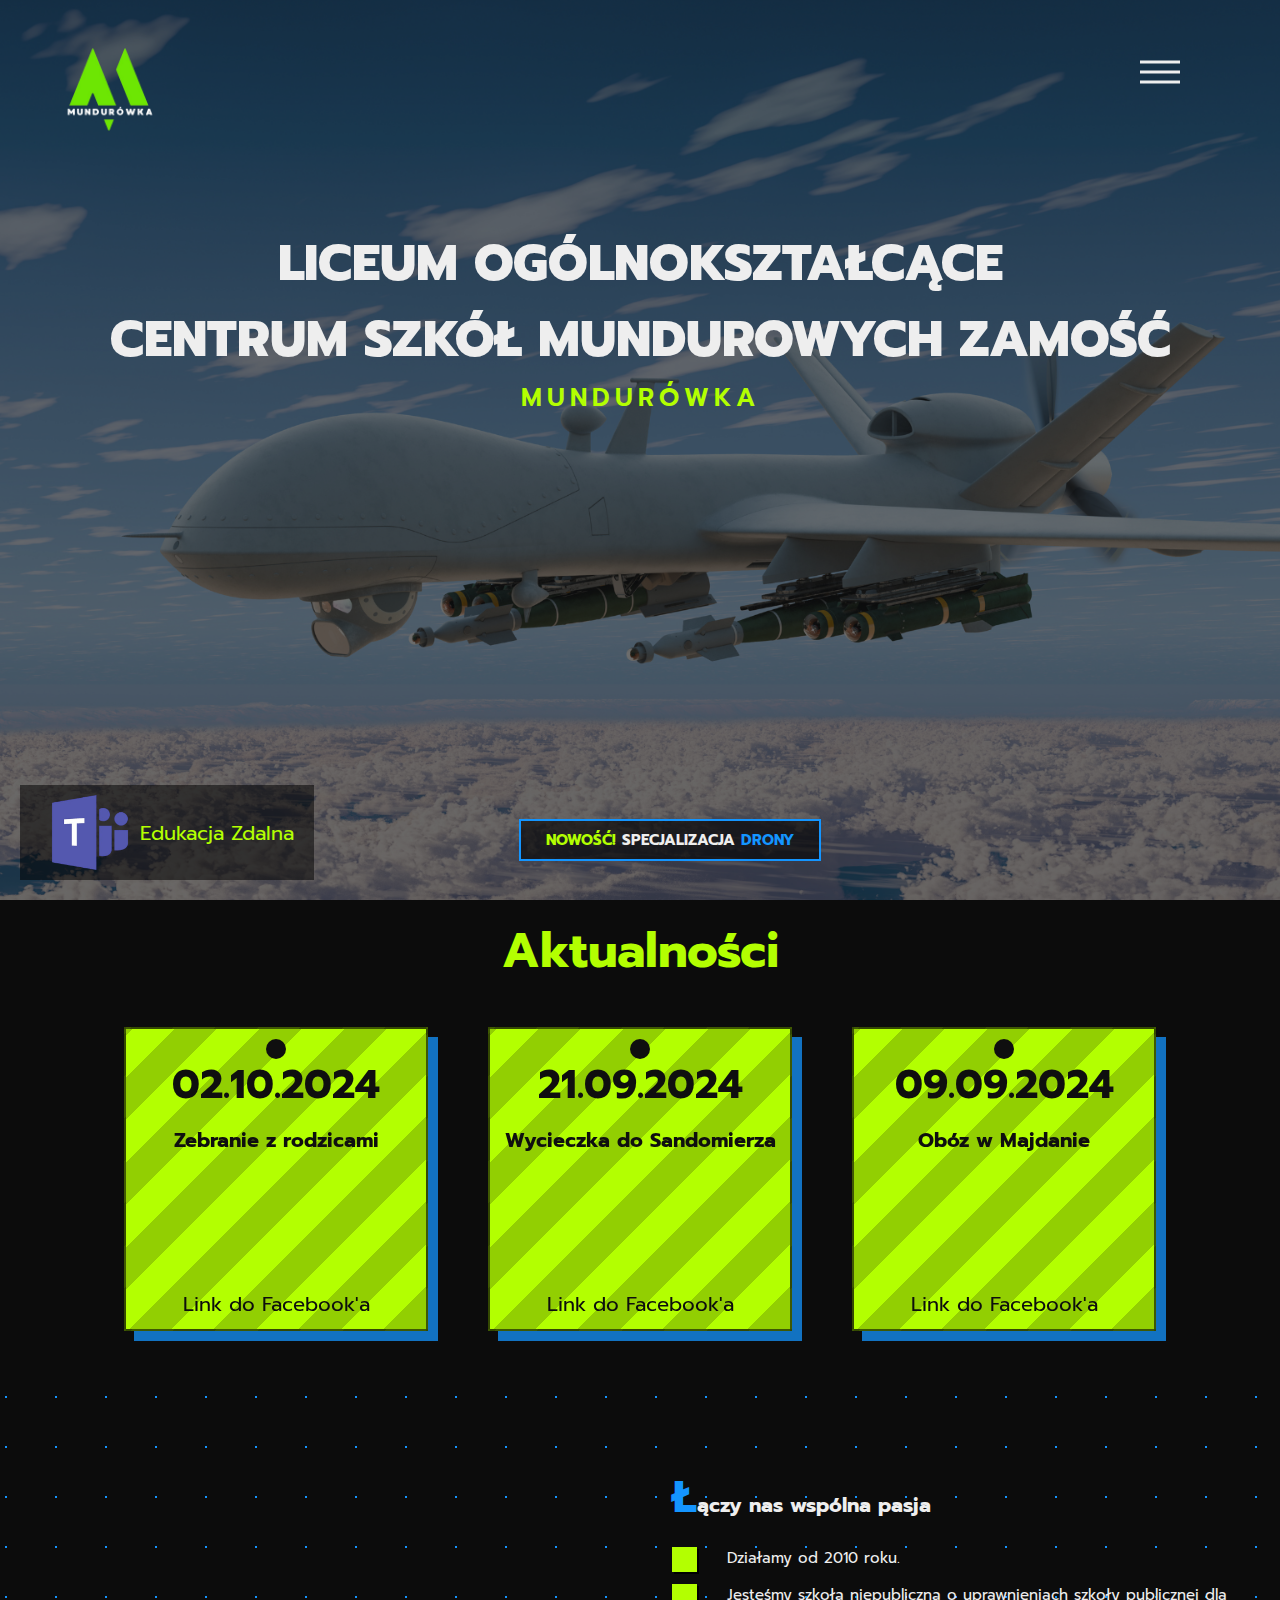
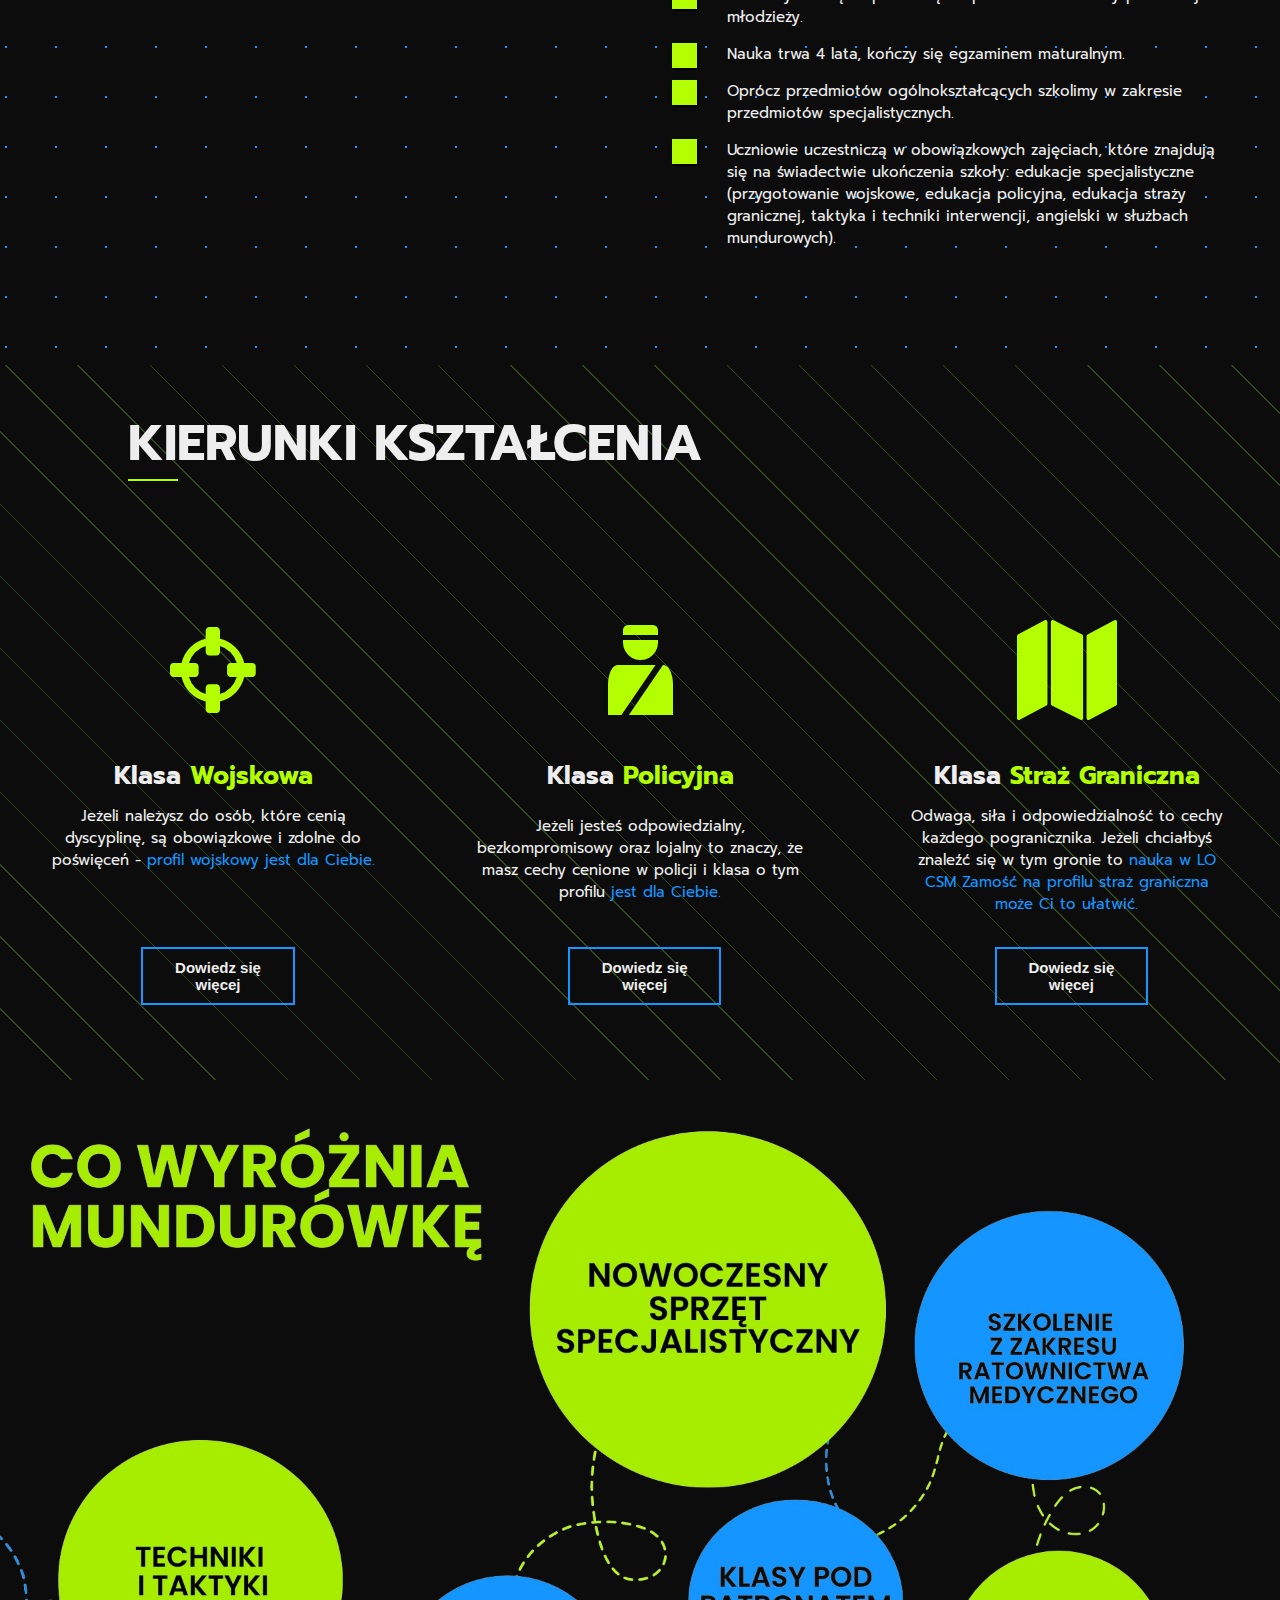
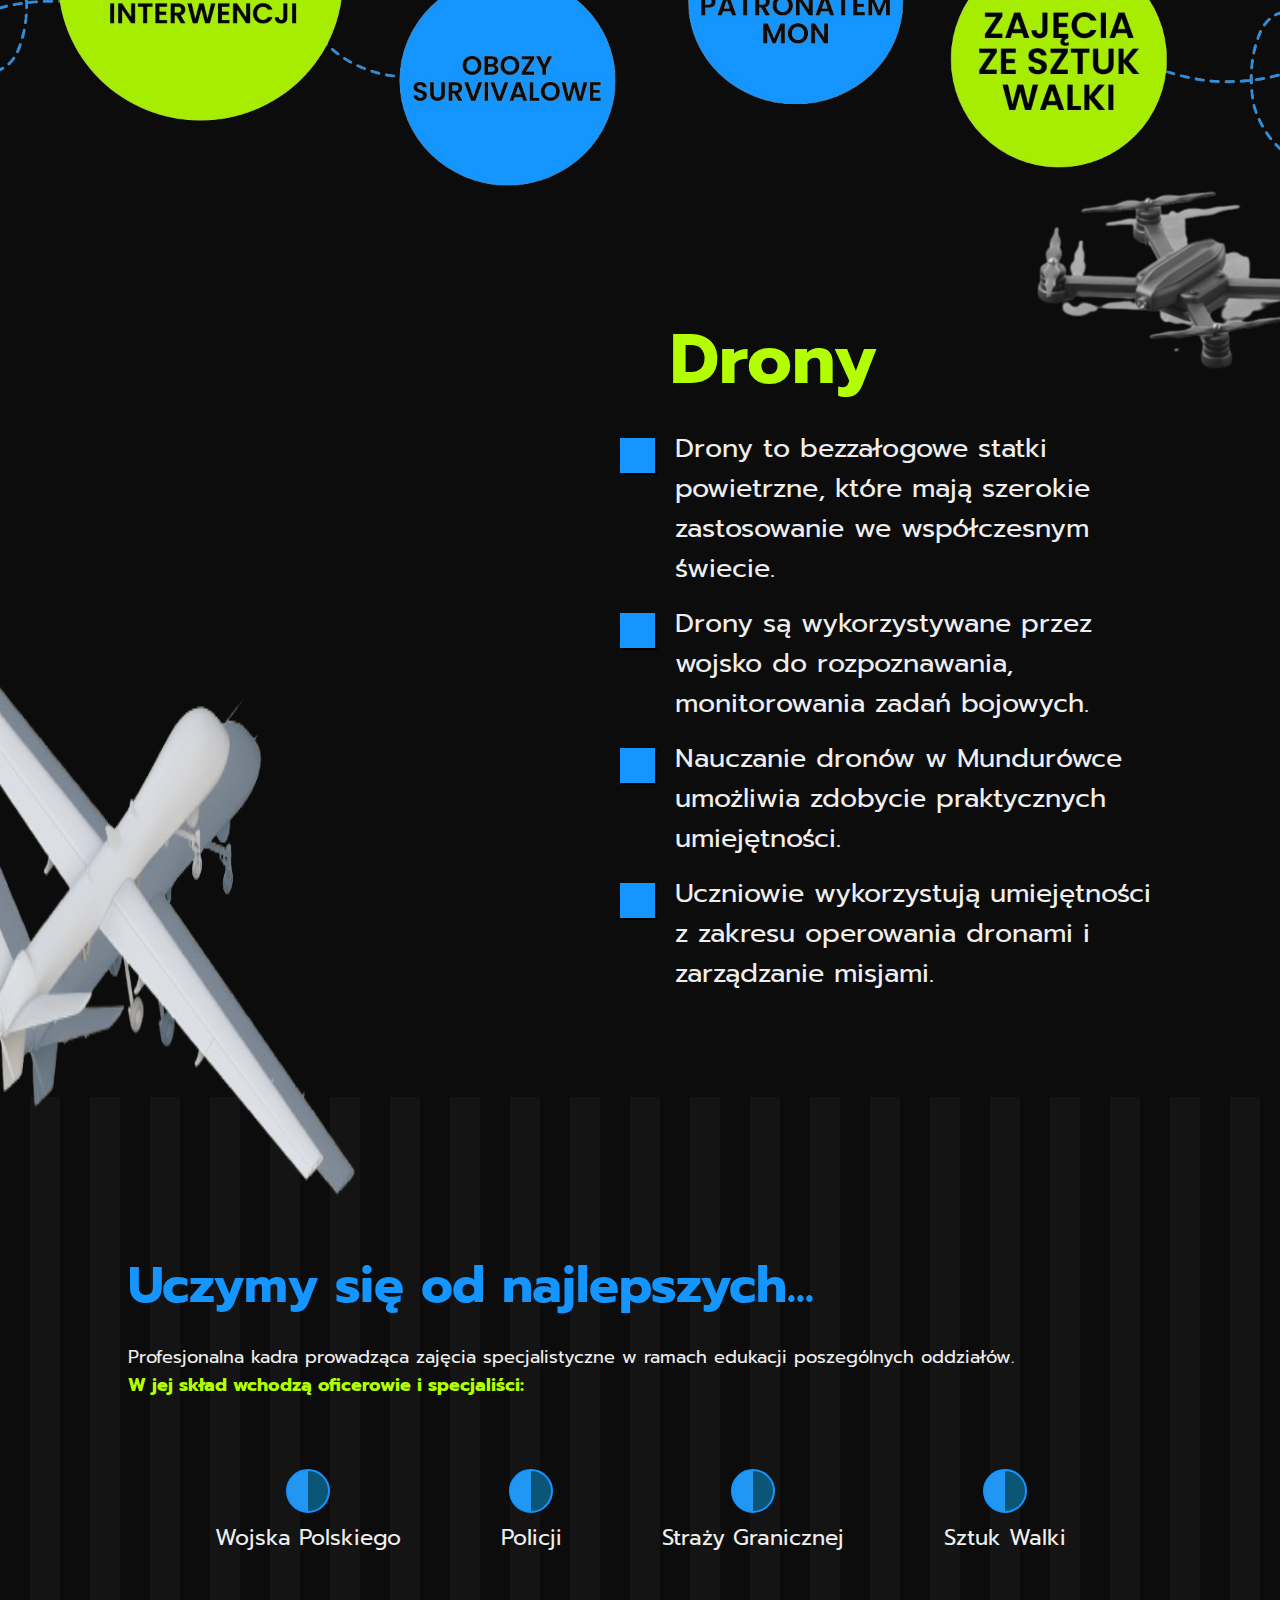
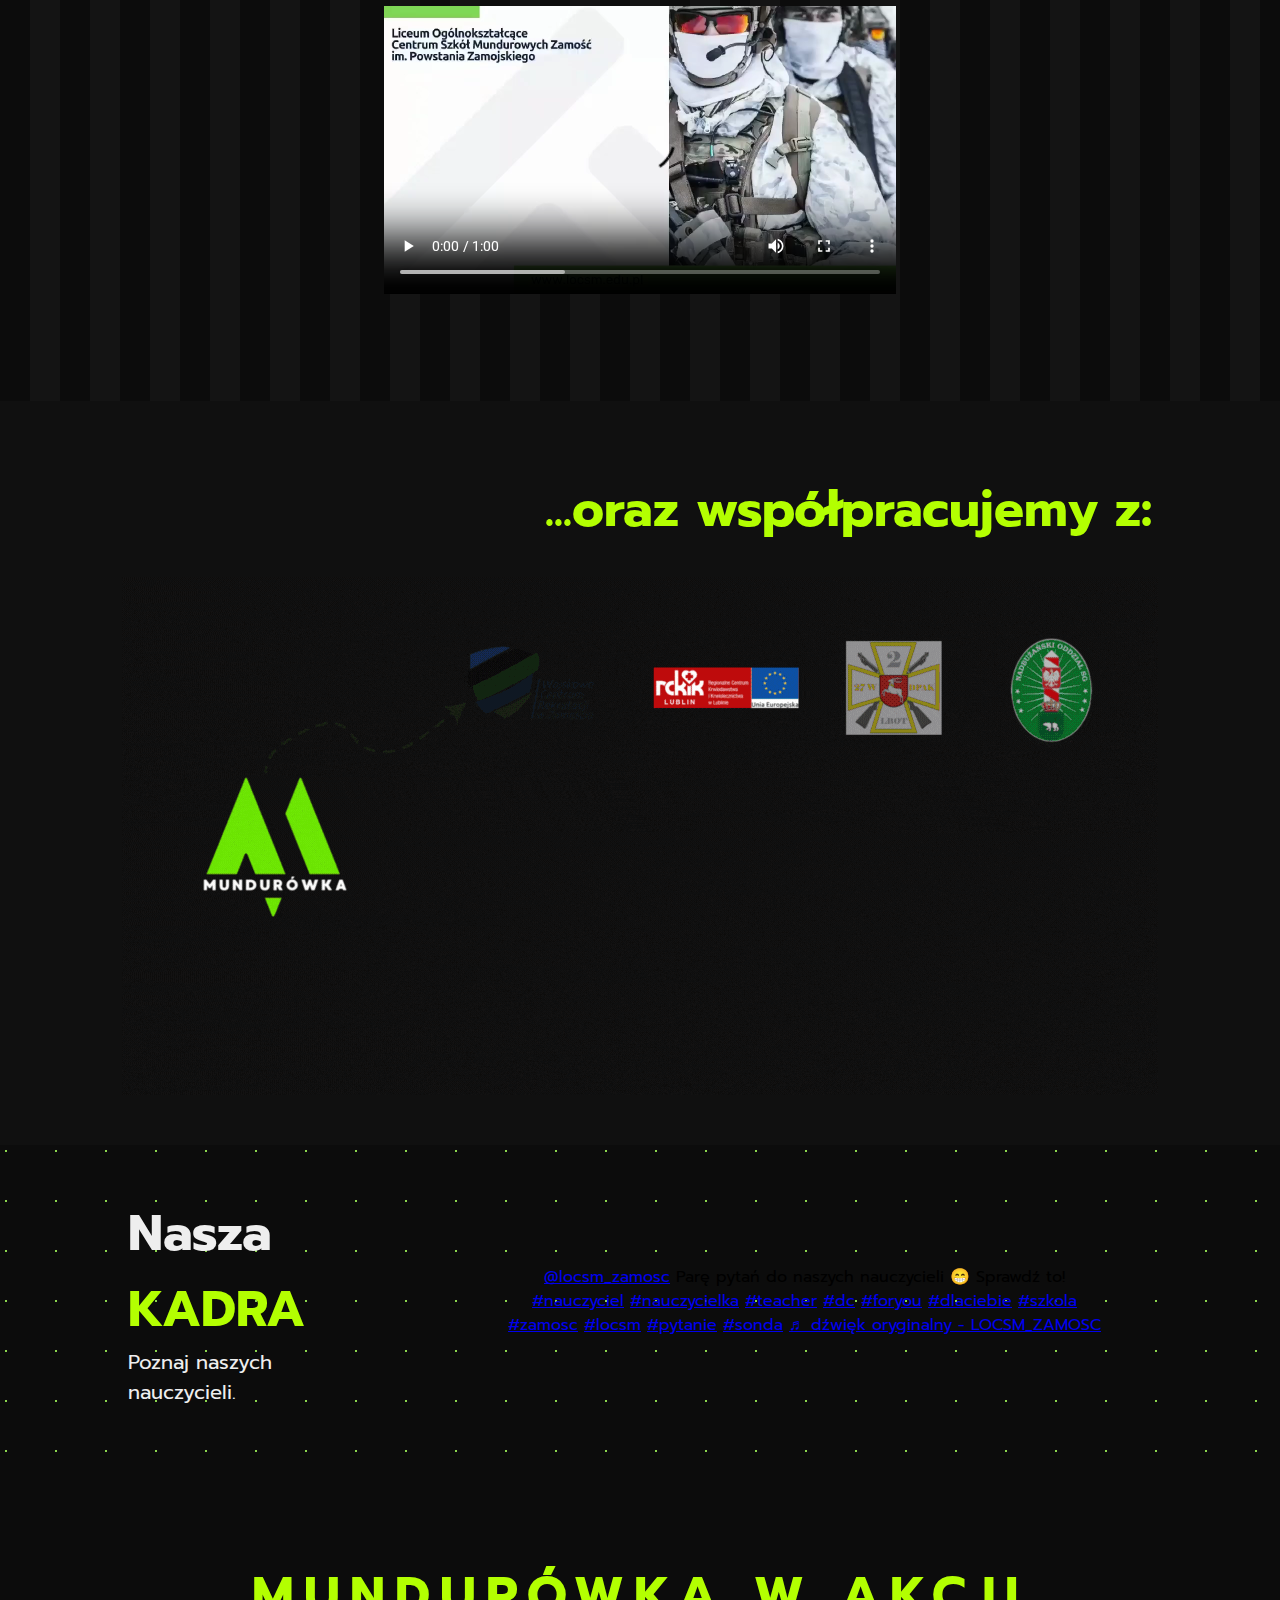
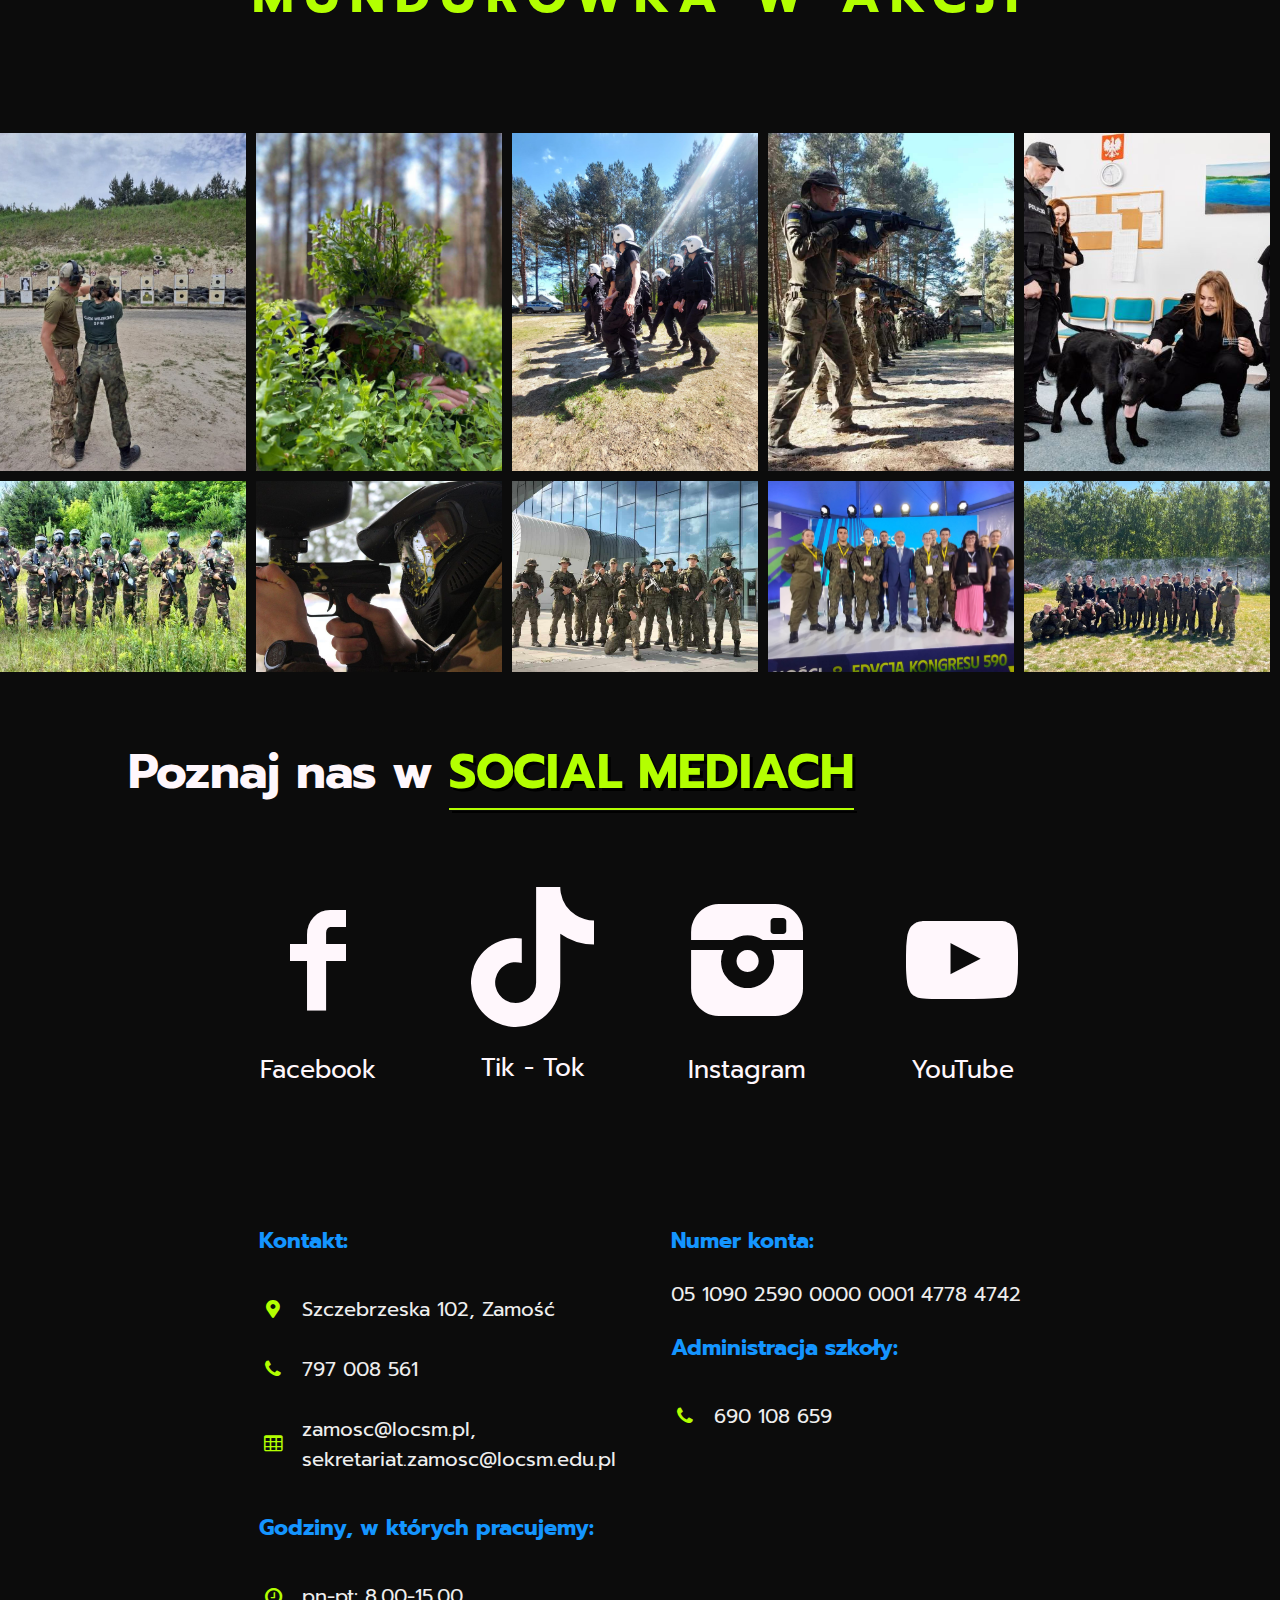
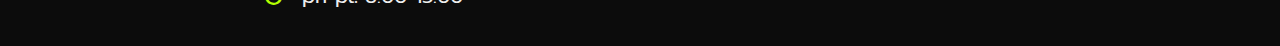
<file: index.html>
<!DOCTYPE html>
<html lang="en">
<head>
    <meta charset="UTF-8">
    <meta name="viewport" content="width=device-width, initial-scale=1.0">
    <link rel="apple-touch-icon" sizes="180x180" href="favicon/apple-touch-icon.png">
    <link rel="icon" type="image/png" sizes="32x32" href="favicon/favicon-32x32.png">
    <link rel="icon" type="image/png" sizes="16x16" href="favicon/favicon-16x16.png">
    <link rel="manifest" href="favicon/site.webmanifest">
    <link rel="preconnect" href="https://fonts.googleapis.com">
    <link rel="stylesheet" href="style.css">
    <link rel="stylesheet" href="mobile.css">
    <link rel="stylesheet" href="hamburger.css">
    <link rel="stylesheet" href="fontello-2a08c8d8/css/fontello.css">
    <link rel="preconnect" href="https://fonts.gstatic.com" crossorigin>
    <link href="https://fonts.googleapis.com/css2?family=Kanit:ital,wght@0,100;0,200;0,300;0,400;0,500;0,600;0,700;0,800;0,900;1,100;1,200;1,300;1,400;1,500;1,600;1,700;1,800;1,900&family=Prompt:ital,wght@0,100;0,200;0,300;0,400;0,500;0,600;0,700;0,800;0,900;1,100;1,200;1,300;1,400;1,500;1,600;1,700;1,800;1,900&family=Radio+Canada+Big:ital,wght@0,400..700;1,400..700&family=Reem+Kufi+Fun:wght@400..700&family=Roboto:ital,wght@0,100;0,300;0,400;0,500;0,700;0,900;1,100;1,300;1,400;1,500;1,700;1,900&display=swap" rel="stylesheet">
    <title>CSM</title>
</head>
<body>
    <header id="header">
        <div class="logo">
            <img src="images/csm2.png" alt="Liceum Mundurowe Zamość CSM">
        </div>
        <div class="text-header">
            <div class="desc-text">LICEUM OGÓLNOKSZTAŁCĄCE<br>CENTRUM SZKÓŁ MUNDUROWYCH ZAMOŚĆ</div>
            <p class="desc-in">MUNDURÓWKA</p>
            <a id="poznaj" href="#dron">
                <span class="tekst" id="animowanyTekst1">NOWOŚĆ!</span> <span id="specjal">SPECJALIZACJA</span> <span class="tekst2" id="animowanyTekst2">DRONY</span>
              </a>    
            <a href="https://teams.microsoft.com/v2/" id="zdalne"><img src="dokumenty/zdalne.png" alt="link do nauki zdalnej locsm">Edukacja Zdalna</a>          
        </div>
        <div class="menu">
            <ul class="menu-list">
                <li><a href="#main2" class="active-menu list-item" target="_self">Strona główna</a></li>
                <li>
                    <h3 class="list-item reks">Rekrutacja</h3>
                    <ul class="submenu-list">
                        <li><a href="dokumenty/harmonogram.jpg" class="list-item" target="_blank">Harmonogram rekrutacji</a></li>
                        <li><a href="dokumenty/PODANIE DO LOCSMZ 2024-2025.pdf" class="list-item" target="_blank">Podanie tradycyjne do klas mundurowych</a></li>
                        <li><a href="dokumenty/PODANIE DO LO niemundurowego.pdf" class="list-item" target="_blank">Podanie tradycyjne do klas niemundurowych</a></li>
                    </ul>
                </li>

                <li class="moveLI">
                    <h3 class="list-item doks">Dokumenty</h3>
                    <ul class="submenu-list">
                        <li><a href="dokumenty/STATUT_LOCSM_27092024_ak.pdf" class="list-item" target="_blank">STATUT SZKOŁY</a></li>
                        <li><a href="dokumenty/REGULAMIN_MUNDUROWY.docx 27_09_2024.pdf" class="list-item" target="_blank">Regulamin mundurowy</a></li>
                        <li><a href="dokumenty/Regulamin_wycieczek_LOCSMZ.pdf (2).crdownload" class="list-item" target="_blank">Regulamin wycieczek</a></li>
                        <li><a href="dokumenty/REGULAMIN USPRAWIEDLIWIANIA NIEOBECNOŚCI_1.pdf" class="list-item" target="_blank">Regulamin usprawiedliwiania nieobecności</a></li>
                        <li><a href="dokumenty/PROGRAM_WYCH_PROF_22_23.pdf.crdownload.pdf" class="list-item" target="_blank">Pogram profilaktyczno-wychowawczy</a></li>
                        <li><a href="dokumenty/Wykaz_podrcznikw_na_rok_szkolny_2024_2025.pdf.crdownload.pdf" class="list-item" target="_self">Wykaz podręczników</a></li>
                        <li><a href="dokumenty/WNIOSEK O WYDANIE DUPILKATU ŚWIADECTWA _LEGITYMACJI 2023.pdf" class="list-item" target="_self">Duplikat świadectwa/legitymacji</a></li>
                        <li><a href="dokumenty/Harmonogram Matur 2025.pdf" class="list-item matura" target="_blank">MATURA - Harmonogram Matur</a></li>
                        <li><a href="dokumenty/Deklaracja Maturalna 2025.pdf" class="list-item matura" target="_blank">MATURA - Deklaracja Maturalna</a></li>
                    </ul>
                </li>
                <li class="moveLI"><a href="https://uonetplus.vulcan.net.pl/zamosc/" class="list-item" target="_blank">Dziennik</a></li>
                <li class="moveLI"><a href="dokumenty/plan.html" class="list-item" target="_self">Plan zajęć</a></li>
                <li class="moveLI"><a href="#kontakt" class="list-item" target="_self">Kontakt</a></li>
            </ul>
            <button class="hamburger">
                <span class="hamburger-box">
                    <span class="hamburger-inner"></span>
                </span>
            </button>
        </div>
    </header>
    <main>
        <div class="ak">
            <h4>Aktualności</h4>
            <div class="infoAK">
                <div>
                    <h3>02.10.2024</h3>
                    <p>Zebranie z rodzicami</p>
                    <a href="#">Link do Facebook'a</a>
                </div>
                <div>
                    <h3>21.09.2024</h3>
                    <p>Wycieczka do Sandomierza</p>
                    <a href="#">Link do Facebook'a</a>
                </div>
                <div>
                    <h3>09.09.2024</h3>
                    <p>Obóz w Majdanie</p>
                    <a href="#">Link do Facebook'a</a>
                </div>
            </div>
        </div>
        <div class="filmik" id="filmik">
            <div class="vid">
                <iframe width="560" height="315" src="https://www.youtube.com/embed/yeCOcUtFfds?si=5j6lrmffV3hjS8EK" title="YouTube video player" frameborder="0" allow="accelerometer; autoplay; clipboard-write; encrypted-media; gyroscope; picture-in-picture; web-share" referrerpolicy="strict-origin-when-cross-origin" allowfullscreen></iframe>
            </div>
            <div class="infovid">
                <h3><span class="letL">Ł</span>ączy nas wspólna pasja</h3>
            <ul class="laczy">
                <li><span></span>Działamy od 2010 roku.</li>
                <li><span></span>Jesteśmy szkołą niepubliczną o uprawnieniach szkoły publicznej dla młodzieży.</li>
                <li><span></span>Nauka trwa 4 lata, kończy się egzaminem maturalnym.</li>
                <li><span></span>Oprócz przedmiotów ogólnokształcących szkolimy w zakresie przedmiotów
                    specjalistycznych.</li>
                <li><span></span>Uczniowie uczestniczą w obowiązkowych zajęciach, które znajdują się na świadectwie
                    ukończenia szkoły: edukacje specjalistyczne (przygotowanie wojskowe, edukacja
                    policyjna, edukacja straży granicznej, taktyka i techniki interwencji, angielski w służbach
                    mundurowych).</li>
            </ul>
            </div>
        </div>
        <div class="kierunki">
            <h3 class="kierunki-h3" id="kierunki">KIERUNKI KSZTAŁCENIA</h3>
            <div class="kierunki-box">
                <div class="woj">
                    <i class="demo-icon icon-target"></i>
                    <div>
                        <h4>Klasa <span>Wojskowa</span></h4>
                        <p>
                            Jeżeli należysz do osób, które cenią dyscyplinę, są obowiązkowe i zdolne do poświęceń - <span>profil wojskowy jest dla Ciebie.</span>
                        </p>
                        <button class="moreee" id="openModal1">Dowiedz się więcej</button>
                    </div>
                    <div id="myModal1" class="modal">
                        <div class="modal-content">
                            <span class="close">
                                <span class="x"></span>
                            </span>
                            <h1>Klasa Wojskowa</h1>
                            <p>W LOCSM Zamość prowadzimy klasy wojskowe, które są objęte patronatem <span class="tekst2">Ministerstwa Obrony
                                Narodowej</span>. W tych oddziałach realizowane jest szkolenie w formie dodatkowych zajęć edukacyjnych, a
                                jego program określa rozporządzenie Ministra Obrony Narodowej z dnia 21 maja 2020 r. w sprawie
                                szkolenia w <span class="tekst2">Oddziale Przygotowania Wojskowego</span>.
                                <span class="tekst">W czasie czteroletniego cyklu nauczania młodzież klasy wojskowej uczestniczy w:</span></p>
                                <ul>
                                    <li><span></span>230 godzinach zajęć wojskowych, w tym 53 godzinach zajęć teoretycznych i 177 godzinach zajęć
                                        praktycznych</li>
                                    <li><span></span>obowiązkowych zajęciach z taktyki i technik interwencji;</li>
                                    <li><span></span>w klasie IV biorą udział w 50 godzinnym obozie szkoleniowym na terenie jednostki patronackiej.</li>
                                </ul>
                                <p> <span class="tekst2">Uczniowie zyskują wiedzę z zakresu m.in.:</span></p>
                                <ul>
                                    <li><span></span>Podstawy wychowania wojskowego</li>
                                    <li><span></span>Regulaminów</li>
                                    <li><span></span>Szkolenia logistycznego</li>
                                    <li><span></span>Budowy i eksploatacji sprzętu bojowego</li>
                                    <li><span></span>Terenoznawstwa</li>                                    
                                </ul>
                                <p>W ramach realizacji zajęć wojskowych współpracujemy z jednostką patronacką, którą jest 3 Batalion
                                    Zmechanizowany w Zamościu, a także innymi jednostkami wojskowymi: 25 Batalionem Lekkiej
                                    Piechoty OT oraz 18 Pułkiem Przeciwlotniczym w Sitańcu.</p>
                                <h2>Zajęcia praktyczne:</h2>
                                <p>Uczeń kończący szkolenie w ramach klasy wojskowej OPW może skorzystać z możliwości odbycia 12-dniowego szkolenia podstawowego oraz otrzyma dodatkowe punkty w rekrutacji do uczelni wojskowych. Po zakończeniu nauki w LOCSM Zamość absolwent otrzymuje zaświadczenie o ukończeniu szkolenia podpisane przed dowódcę jednostki patronackiej, które upoważnia do skorzystania z preferencyjnych warunków rekrutacji.  </p>
                                <ul>
                                    <li><span></span>Z zakresu technik i taktyk interwencji (sztuki walki), w ramach których przechodzą kurs samoobrony/li>
                                    <li><span></span>Nauka strzelenia</li>
                                    <li><span></span>Musztra</li>
                                    <li><span></span>Szkolenie z pilotaży bezzałogowych statków powietrznych</li>
                                    <li><span></span>Ratownictwo medyczne i ratownictwo pola walki</li>
                                    <li><span></span>Obozy sportowo-obronne</li>
                                    <li><span></span>Zajęcia z zakresu survivalu</li>
                                    <li><span></span>Zajęcia zawierające elementy szkolenia bojowego</li>
                                </ul>
                                <h2>PERSPEKTYWY</h2>
                                <p>
                                    Uczeń kończący szkolenie w ramach klasy wojskowej OPW ma możliwość odbycia <span class="tekst">12-dniowego
                                    szkolenia podstawowego zamiast 30-dniowiego</span> oraz otrzyma <span class="tekst2">dodatkowe punkty w rekrutacji do
                                    uczelni wojskowych</span>. Po zakończeniu nauki w LOCSM Zamość absolwent otrzymuje <span class="tekst">zaświadczenie o
                                    ukończeniu szkolenia</span> podpisane przed dowódcę jednostki patronackiej, które upoważnia do skorzystania
                                    z <span class="tekst2">preferencyjnych warunków rekrutacji do służby</span>. Absolwenci LOCSM Zamość przystępują do
                                    egzaminu maturalnego a następnie mogą wziąć udział w procesie rekrutacji na kierunki wojskowe w:
                                </p>
                                <ul>
                                    <li><span></span>Akademii Marynarki Wojskowej</li>
                                    <li><span></span>Akademii Wojsk Lądowych</li>
                                    <li><span></span>Wojskowej Akademii Technicznej</li>
                                </ul>
                                <h2>Służba w wojsku zapewnia:</h2>
                                <ul>
                                    <li><span></span>Stabilność finansową</li>
                                    <li><span></span>Możliwość podnoszenia kwalifikacji poprzez udział w szkoleniach krajowych i zagranicznych</li>
                                    <li><span></span>Gwarancję zakwaterowania w mieszkaniu służbowym, miejscowym internacie lub comiesięczne świadczenie mieszkaniowe</li>
                                    <li><span></span>Dodatki do wynagrodzenia zasadniczego (służbowe, specjalne, stażowe)</li>
                                    <li><span></span>Dodatek za rozłąkę</li>
                                    <li><span></span>Nagrody uznaniowe</li>
                                    <li><span></span>Trzynastą pensję</li>
                                    <li><span></span>Odprawę po zwolnieniu ze służby</li>
                                    <li><span></span>Prawo do zapomogi w sytuacjach losowych</li>
                                    <li><span></span>Nabycie świadczeń emerytalnych po 25 latach służby</li>
                                </ul>
                            </div>
                    </div>
                </div>
                <div class="poli">
                    <i class="demo-icon icon-police"></i>
                    <div>
                        <h4>Klasa <span>Policyjna</span></h4>
                        <p>
                            <p>Jeżeli jesteś odpowiedzialny, bezkompromisowy oraz lojalny to znaczy, że masz cechy cenione w policji i klasa o tym profilu <span>jest dla Ciebie.</span></p>
                        </p>
                        <button class="moreee" id="openModal2">Dowiedz się więcej</button>
                    </div>
                    <div id="myModal2" class="modal">
                        <div class="modal-content">
                            <span class="close">
                                <span class="x"></span>
                            </span>
                            <h1>Klasa Policyjna</h1>
                            <p>Uczniowie klas policyjnych LOCSM Zamość biorą udział w zajęciach praktycznych i szkoleniowych
                                prowadzonych w ramach <span class="tekst2">zajęć innowacyjnego przedmiotu “Edukacja policyjna”</span>. Program tego
                                przedmiotu został stworzony przez funkcjonariuszy policji na potrzeby kształcenia przyszłych kadetów.</p>
                                <p><span class="tekst2">W czasie czteroletniego cyklu nauczania młodzież klasy policyjnej uczestniczy w:</span></p>
                                <ul>
                                    <li><span></span>230 godzinach zajęć z edukacji policyjnej, w tym 53 godzinach zajęć teoretycznych i 177 godzinach zajęć praktycznych</li>
                                    <li><span></span>Obowiązkowych zajęciach z taktyki i technik interwencji</li>
                                    <li><span></span>Biorą udział w obozie szkoleniowym</li>                                    
                                </ul>
                                <h2>Uczniowie zyskują wiedzę z zakresu:</h2>
                                <ul>
                                    <li><span></span>Struktury i hierarchicznościi policji</li>
                                    <li><span></span>Zakresem działań policjantów pionu prewencji</li>
                                    <li><span></span>Etapami postępowania kwalifikacyjnego</li>
                                    <li><span></span>Elementami prawa karnego</li>
                                    <li><span></span>Zasadami użycia broni palnej i przymusu bezpośredniego, z wykorzystaniem sprzętu znajdującego się w dyspozycji szkoły</li>
                                    <li><span></span>Podstawami działań pododdziałów zwartych policji</li>
                                    <li><span></span>Kryminalistyki i zabezpieczenia śladów na miejscu przestępstwa; posiadamy jedyną w regionie profesjonalną pracownię kryminalistyki</li>
                                    <li><span></span>Zajęć praktycznych, w czasie których wykorzystywany jest sprzęt ze szkolnej pracowni kryminalistycznej</li>
                                                                     
                                </ul>
                                <p class="tekst2">W czasie nauki w LOCSM Zamość młodzież bierze udział w: </p>
                                <ul>
                                    <li><span></span>Ćwiczeniach na policyjnym torze sprawnościowym zajęciach z zakresu technik i taktyk interwencji</li>
                                    <li><span></span>Szkoleniu strzeleckim</li>
                                    <li><span></span>Zajęciach z musztry</li>
                                    <li><span></span>Zajęciach z zakresu sztuk walki</li>
                                    <li><span></span>Praktycznych zajęciach z podstaw kryminalistyki</li>
                                    <li><span></span>Obozach survivalowych</li>
                                    <li><span></span>Szkoleniu z pilotażu bezzałogowych statków powietrznych</li>                                    
                                </ul>
                                <h2>PERSPEKTYWY</h2>
                                <p>
                                    Absolwenci LOCSM Zamość zyskują wiedzę i umiejętności przydatne im w podjęciu przyszłej służby.
                                    <span class="tekst2">Dodatkowo otrzymują gwarantowane 7 punktów w procesie rekrutacji do Policji</span>. Mogą przystąpić
                                    do egzaminu maturalnego a następnie wziąć udział w procesie rekrutacji do szkół policyjnych:                                </p>
                                <ul>
                                    <li><span></span>Wyższej Szkoły Policji w Szczytnie</li>
                                    <li><span></span>Szkoły Policji w Katowicach</li>
                                    <li><span></span>Szkoły Policji w Pile</li>
                                    <li><span></span>Szkoły Policji w Słupsku</li>
                                    <li><span></span>Centrum Szkolenia Policji w Legionowie</li>    
                                    <li><span></span>Ośrodka szkoleniowego dla policjantów w Sieradzu.</li>                                
                                </ul>
                                <h2>Służba w Policji zapewnia:</h2>
                                <ul>
                                    <li><span></span>Możliwość pozyskania pracy niezależnie od posiadanego doświadczenia zawodowego</li>
                                    <li><span></span>Stabilność zatrudnienia</li>
                                    <li><span></span>Gwarancję stałych warunków pracy</li>
                                    <li><span></span>Precyzyjny system wynagrodzenia (m.in. 13-sta pensja, równoważnik za umundurowanie)</li>
                                    <li><span></span>Możliwość rozwoju zawodowego</li>
                                    <li><span></span>Różnorodny system szkoleń</li>
                                    <li><span></span>Rozbudowany system socjalny</li>
                                    <li><span></span>Dofinansowanie do wypoczynku dla funkcjonariuszy i rodzin</li>
                                    <li><span></span>Równoważnik za brak lokalu mieszkalnego</li>
                                    <li><span></span>Pokrycie kosztów dojazdu do pracy</li>
                                    <li><span></span>Po 25 latach służby nabycie praw emerytalnych</li>                                    
                                </ul>
                            </div>
                    </div>
                </div>
                <div class="gra">
                    <i class="demo-icon icon-map"></i>
                    <div>
                        <h4>Klasa <span>Straż Graniczna</span></h4>
                        <p>
                            Odwaga, siła i odpowiedzialność to cechy każdego pogranicznika. Jeżeli chciałbyś znaleźć się w tym gronie to <span>nauka w LO CSM Zamość na profilu straż graniczna może Ci to ułatwić.</span>
                        </p>
                        <button class="moreee" id="openModal3">Dowiedz się więcej</button>
                    </div>
                    <div id="myModal3" class="modal">
                        <div class="modal-content">
                            <span class="close">
                                <span class="x"></span>
                            </span>
                            <h1>Klasa Straż Graniczna</h1>
                            <p>
                                <span class="tekst">W czasie czteroletniego cyklu nauczania młodzież klasy straży granicznej uczestniczy w:</span></p>
                                    <ul>
                                        <li><span></span>230 godzinach zajęć z zakresu edukacji straży granicznej, w tym 53 godzinach zajęć teoretycznych i 177 godzinach zajęć praktycznych</li>
                                        <li><span></span>Biorą udział w obowiązkowych zajęciach z taktyki i technik interwencji</li>
                                        <li><span></span>Biorą udział w obozie szkoleniowym</li>
                                    </ul>
                                <p><span class="tekst2">W ramach autorskiego i innowacyjnego programu nauczania stworzonego przez funkcjonariuszy SG
                                    uczeń LOCSM Zamość zdobywa wiedzę praktyczną i teoretyczną, która będzie stanowiła atut podczas
                                    pierwszego etapu rekrutacji do SG z zakresu:</span></p>
                                <ul>
                                    <li><span></span>Procesu rekrutacji do SG (test sprawności fizycznej, badania psychotechniczne)</li>
                                    <li><span></span>Pracy funkcjonariuszy, którą zdobywa w czasie wyjazdów na placówki SG</li>
                                    <li><span></span>Pilotażu bezzałogowych statków powietrznych (drony)</li>
                                    <li><span></span>Funkcjonowania oddziałów i placówek straży granicznej</li>
                                    <li><span></span>Stosowania metod łączności</li>
                                    <li><span></span>Musztry indywidualnej i zespołowej</li>
                                    <li><span></span>Przeszkolenia strzeleckiego z broni krótkiej i długiej</li>
                                    <li><span></span>Technik i taktyk interwencji (sztuki walki) z wykorzystaniem środków przymusu bezpośredniego</li>
                                    <li><span></span>Survivalu</li>
                                    <li><span></span>Technik kryminalistyki - zabezpieczenia śladów, <strong>posiadamy jedyną w regionie profesjonalną pracownię kryminalistyki</strong></li>                                    
                                </ul>
                                <h2>PERSPEKTYWY:</h2>
                                <p>Absolwenci LOCSM Zamość mogą przystąpić do procesu rekrutacji do służby w Straży Granicznej
                                    korzystając ze zdobytej wiedzy oraz umiejętności. W czasie <strong>rozmowy kwalifikacyjnej</strong> młodzież może
                                    wykazać się wstępnym przeszkoleniem, co będzie atutem na tym etapie rekrutacji. <span class="tekst2">Absolwent LOCSM
                                    Zamość może ubiegać się o przyjęcie do służby:</span></p>
                                    <ul>
                                        <li><span></span>Pełnionej na placówkach SG w bezpośredniej ochronie granicy państwowej</li>
                                        <li><span></span>Na przejściach granicznych (drogowe, lotnicze) realizując zadania z zakresu kontroli ruchu granicznego</li>
                                        <li><span></span>W charakterze prowadzenia kontroli legalności pobytu oraz legalności zatrudnienia cudzoziemców na terenie RP</li>
                                        <li><span></span>W pododdziałach specjalistycznych realizujących zabezpieczenie działań prowadzonych przez inne jednostki organizacyjne SG</li>                                        
                                    </ul>
                                    <h2>Służba w SG zapewnia:</h2>
                                    <ul>
                                        <li><span></span>Stabilne zatrudnienie</li>
                                        <li><span></span>Gwarancję zakwaterowania lub comiesięczny ekwiwalent do zakupu własnego lokalu</li>
                                        <li><span></span>Dodatki do uposażenia</li>
                                        <li><span></span>Dofinansowanie do wypoczynku</li>
                                        <li><span></span>Możliwość awansu na macy przepisów prawa</li>
                                        <li><span></span>Uprawnienia emerytalne po 25 latach służby</li>
                                    </ul>     
                        </div>
                    </div>
                </div>
            </div>
        </div>
        <div class="wyroznienie">
            <img src="images/background2.png" alt="tlo" id="backkk">
        </div>
        <div class="dronyBlock" id="dron">
            <img src="images/dron1.png" alt="tlo dron" id="dron1">
            <img src="images/dron2.png" alt="tlo dron" id="dron2">
            <ul class="laczy">
                <h3 class="dron"><span class="letD">D</span>rony</h3>
                <li><span></span>Drony to bezzałogowe statki powietrzne, które mają szerokie zastosowanie we współczesnym świecie.</li>
                <li><span></span>Drony są wykorzystywane przez wojsko do rozpoznawania, monitorowania zadań bojowych.</li>
                <li><span></span>Nauczanie dronów w Mundurówce umożliwia zdobycie praktycznych umiejętności.</li>
                <li><span></span>Uczniowie wykorzystują umiejętności z zakresu operowania dronami i zarządzanie misjami.</li>
            </ul>
        </div>
        <div class="najlepsi">
            <h3>Uczymy się od najlepszych...</h3>
            <p>Profesjonalna kadra prowadząca zajęcia specjalistyczne w ramach edukacji poszególnych oddziałów.<br><span class="tekst">W jej skład wchodzą oficerowie i specjaliści:</span></p>
            <div class="oficerowie">
                    <div>
                        <span></span>
                        <p>Wojska Polskiego</p>
                    </div>
                    <div>
                        <span></span>
                        <p>Policji</p>
                    </div>
                    <div>
                        <span></span>
                        <p>Straży Granicznej</p>
                    </div>
                    <div>
                        <span></span>
                        <p>Sztuk Walki</p>
                    </div>
                </div>
                <div class="mundurowa">
                    <video controls>
                        <source src="images/mundurowka.mp4" type="video/mp4">
                        <source src="images/mundurowka.mp4" type="video/ogg">
                    </video>
                </div>
        </div>
        <div class="wspol">
                <h3>...oraz współpracujemy z:</h3>
                <div class="content-box">
                    <!-- <button id="prevBtn"><i class="demo-icon icon-angle-double-left"></i></button> -->
                    <img src="images/loga.gif" alt="loga">
                    <!-- <button id="nextBtn"><i class="demo-icon icon-angle-double-right"></i></button> -->
                </div>    
            </div>
            <div class="kadra">
                <div class="tekstKadra">
                    <h3>Nasza</h3>
                    <h2>KADRA</h2>
                    <p>Poznaj naszych nauczycieli.</p>
                </div>
                <div class="tiktokKadra">
                    <blockquote class="tiktok-embed" cite="https://www.tiktok.com/@locsm_zamosc/video/7379477650777132320" data-video-id="7379477650777132320" style="max-width: 805px;min-width: 405px;" > <section> <a target="_blank" title="@locsm_zamosc" href="https://www.tiktok.com/@locsm_zamosc?refer=embed">@locsm_zamosc</a> Parę pytań do naszych nauczycieli 😁 Sprawdź to! <a title="nauczyciel" target="_blank" href="https://www.tiktok.com/tag/nauczyciel?refer=embed">#nauczyciel</a> <a title="nauczycielka" target="_blank" href="https://www.tiktok.com/tag/nauczycielka?refer=embed">#nauczycielka</a> <a title="teacher" target="_blank" href="https://www.tiktok.com/tag/teacher?refer=embed">#teacher</a> <a title="dc" target="_blank" href="https://www.tiktok.com/tag/dc?refer=embed">#dc</a> <a title="foryou" target="_blank" href="https://www.tiktok.com/tag/foryou?refer=embed">#foryou</a> <a title="dlaciebie" target="_blank" href="https://www.tiktok.com/tag/dlaciebie?refer=embed">#dlaciebie</a> <a title="szkola" target="_blank" href="https://www.tiktok.com/tag/szkola?refer=embed">#szkola</a> <a title="zamosc" target="_blank" href="https://www.tiktok.com/tag/zamosc?refer=embed">#zamosc</a> <a title="locsm" target="_blank" href="https://www.tiktok.com/tag/locsm?refer=embed">#locsm</a> <a title="pytanie" target="_blank" href="https://www.tiktok.com/tag/pytanie?refer=embed">#pytanie</a> <a title="sonda" target="_blank" href="https://www.tiktok.com/tag/sonda?refer=embed">#sonda</a> <a target="_blank" title="♬ dźwięk oryginalny - LOCSM_ZAMOSC" href="https://www.tiktok.com/music/dźwięk-oryginalny-7379477770574908192?refer=embed">♬ dźwięk oryginalny - LOCSM_ZAMOSC</a> </section> </blockquote> <script async src="https://www.tiktok.com/embed.js"></script>
                </div>
            </div>
            <div class="akcja">
                <h3 class="akc">MUNDURÓWKA W AKCJI</h3>
                <div class="collage">
                    <div class="photo-container">
                        <img src="images/zdjecie1.jpg" alt="Zdjęcie 1">
                    </div>
                    <div class="photo-container">
                        <img src="images/zdjecie29.jpg" alt="Zdjęcie 2">
                    </div>
                    <div class="photo-container">
                        <img src="images/zdjecie23.jpg" alt="Zdjęcie 3">
                    </div>
                    <div class="photo-container">
                        <img src="images/zdjecie28.jpg" alt="Zdjęcie 4">
                    </div>
                    <div class="photo-container">
                        <img src="images/zdjecie5.jpg" alt="Zdjęcie 5">
                    </div>
                    <div class="photo-container">
                        <img src="images/zdjecie24.jpg" alt="Zdjęcie 6">
                    </div>
                    <div class="photo-container">
                        <img src="images/zdjecie7.jpg" alt="Zdjęcie 7">
                    </div>
                    <div class="photo-container">
                        <img src="images/zdjecie26.jpg" alt="Zdjęcie 8">
                    </div>
                    <div class="photo-container">
                        <img src="images/zdjecie22.jpg" alt="Zdjęcie 9">
                    </div>
                    <div class="photo-container">
                        <img src="images/zdjecie19.jpg" alt="Zdjęcie 11">
                    </div>
                </div>
            </div>
            <div class="social">
                <h4>Poznaj nas w <span class="mediaSoc">SOCIAL MEDIACH</span></h4>
                <div class="mediaSocial">
                    <a href="https://www.facebook.com/locsmz">
                        <i class="demo-icon icon-facebook-1"></i>
                        <p>Facebook</p>
                    </a>
                    <a href="https://www.tiktok.com/@locsm_zamosc" target="_self" id="tok">
                        <img id="tik"src="images/tiktok.svg" alt="Tik Tok Technikum New Technology">
                        <p>Tik - Tok</p>
                    </a>
                    <a href="https://www.instagram.com/locsm_zamosc/">
                        <i class="demo-icon icon-instagram-filled"></i>
                        <p>Instagram</p>
                    </a>
                    <a href="https://www.youtube.com/channel/UCv9n-k5HilkP4A-m1OQe3TA/videos">
                        <i class="demo-icon icon-youtube-play"></i>
                        <p>YouTube</p>
                    </a>
                </div>
            </div>
    </main>
    <i class="demo-icon icon-angle-double-up" id="scrollToTopBtn"></i>
    <footer id="kontakt">
        <div class="left">
            <h3>Kontakt:</h3>
            <div>
                <i class="demo-icon icon-location"></i>
                <p>Szczebrzeska 102, Zamość</p>
            </div>
            <div>
                <i class="demo-icon icon-phone"></i>
                <p>797 008 561</p>
            </div>
            <div>
                <i class="demo-icon icon-table"></i>
                <p>zamosc@locsm.pl,<br> sekretariat.zamosc@locsm.edu.pl</p>
            </div>
            <h3>Godziny, w których pracujemy:</h3>
            <div>
                <i class="demo-icon icon-clock"></i>
                <p>pn-pt: 8.00-15.00</p>
            </div>
        </div>
        <div class="right">
            <h3>Numer konta:</h3>
            <p>05 1090 2590 0000 0001 4778 4742</p>
            <h3>Administracja szkoły:</h3>
            <div>
                <i class="demo-icon icon-phone"></i>
                <p>690 108 659</p>
            </div>
        </div>
    </footer>
    <script src="script.js"></script>
</body>
</html>
</file>
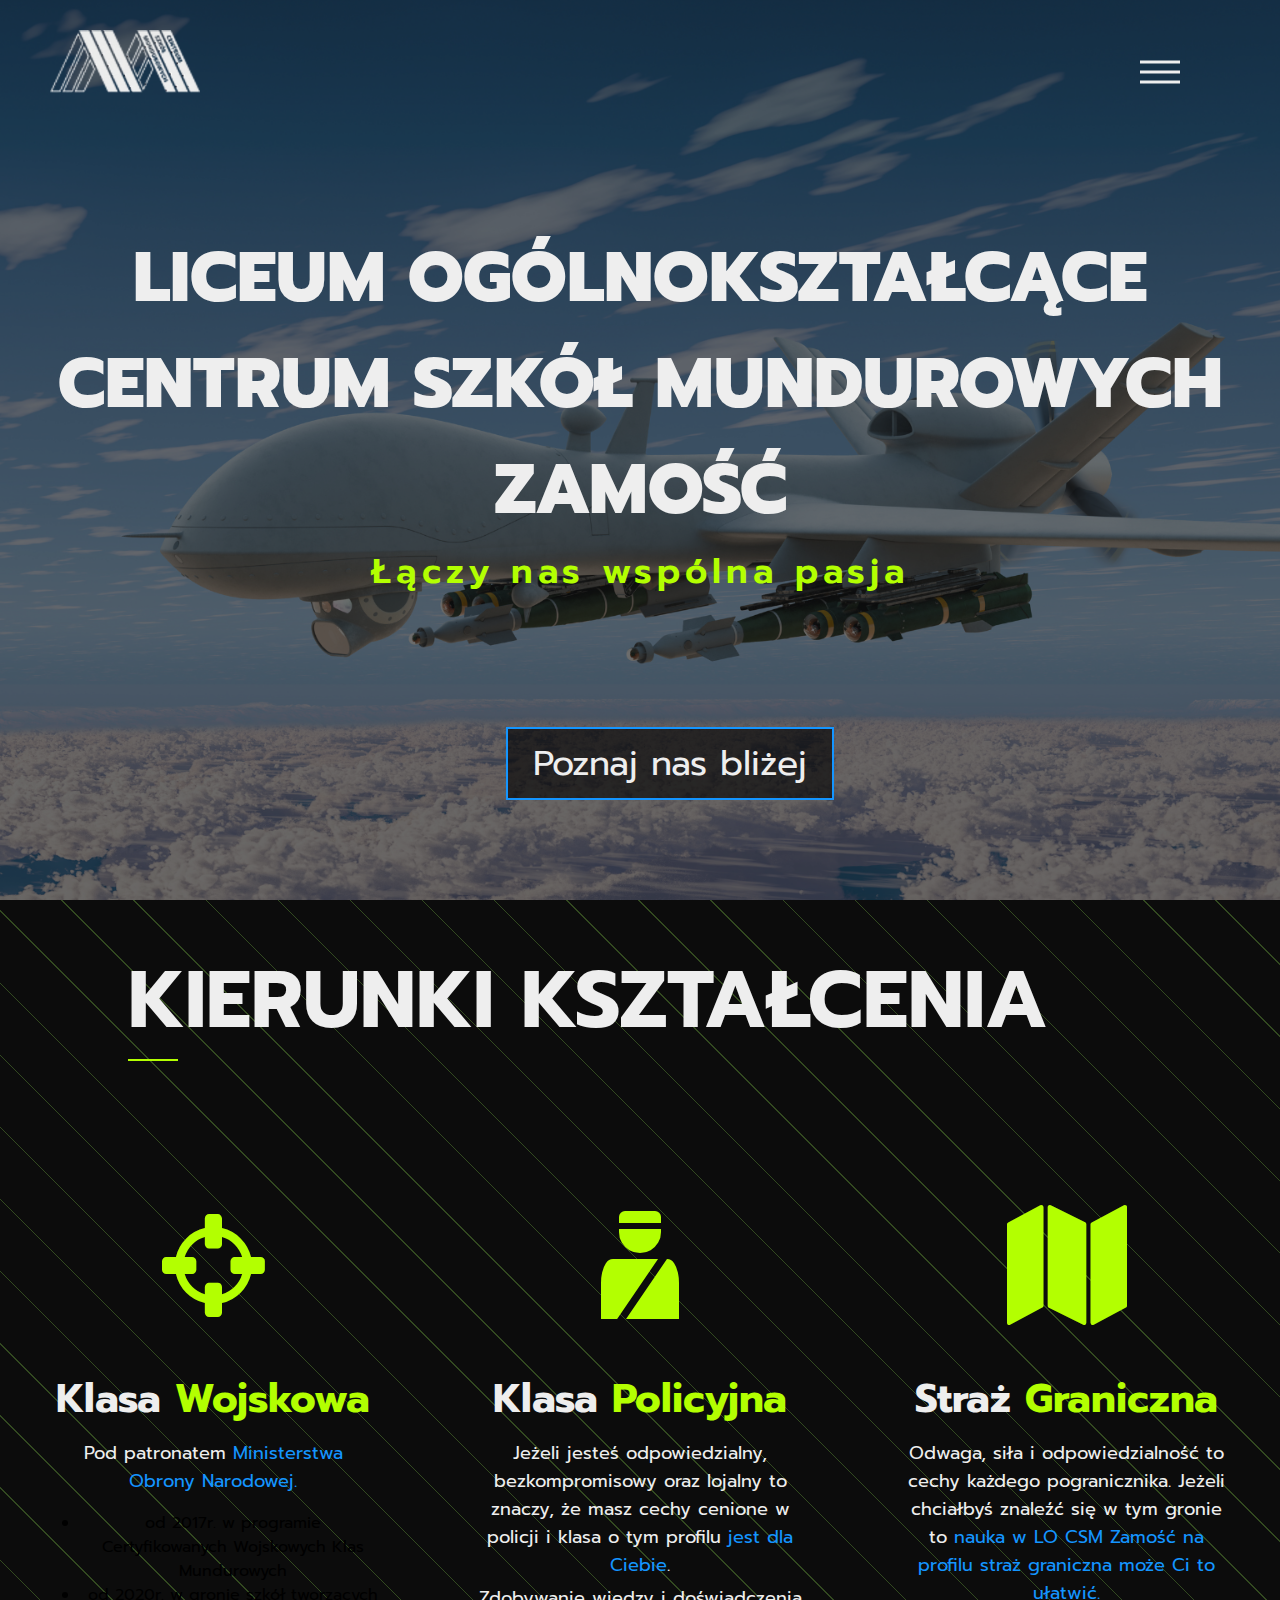
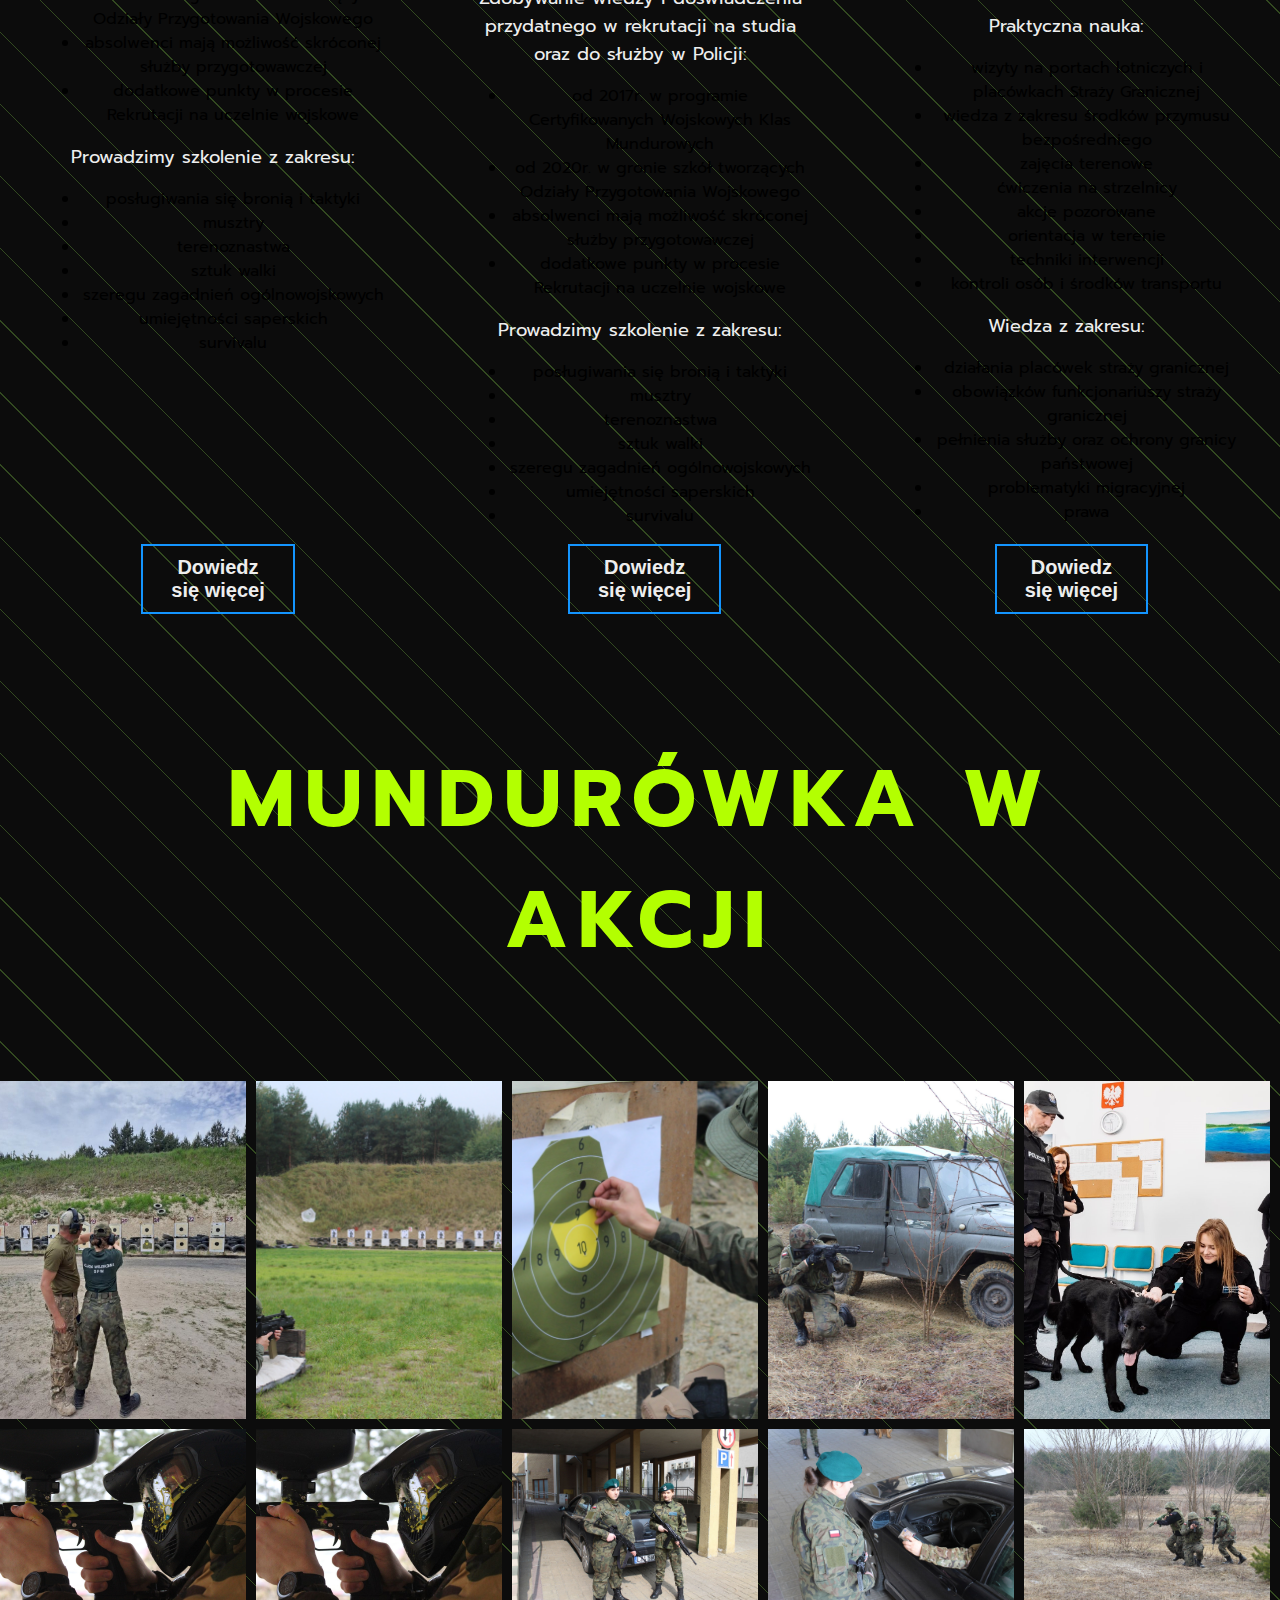
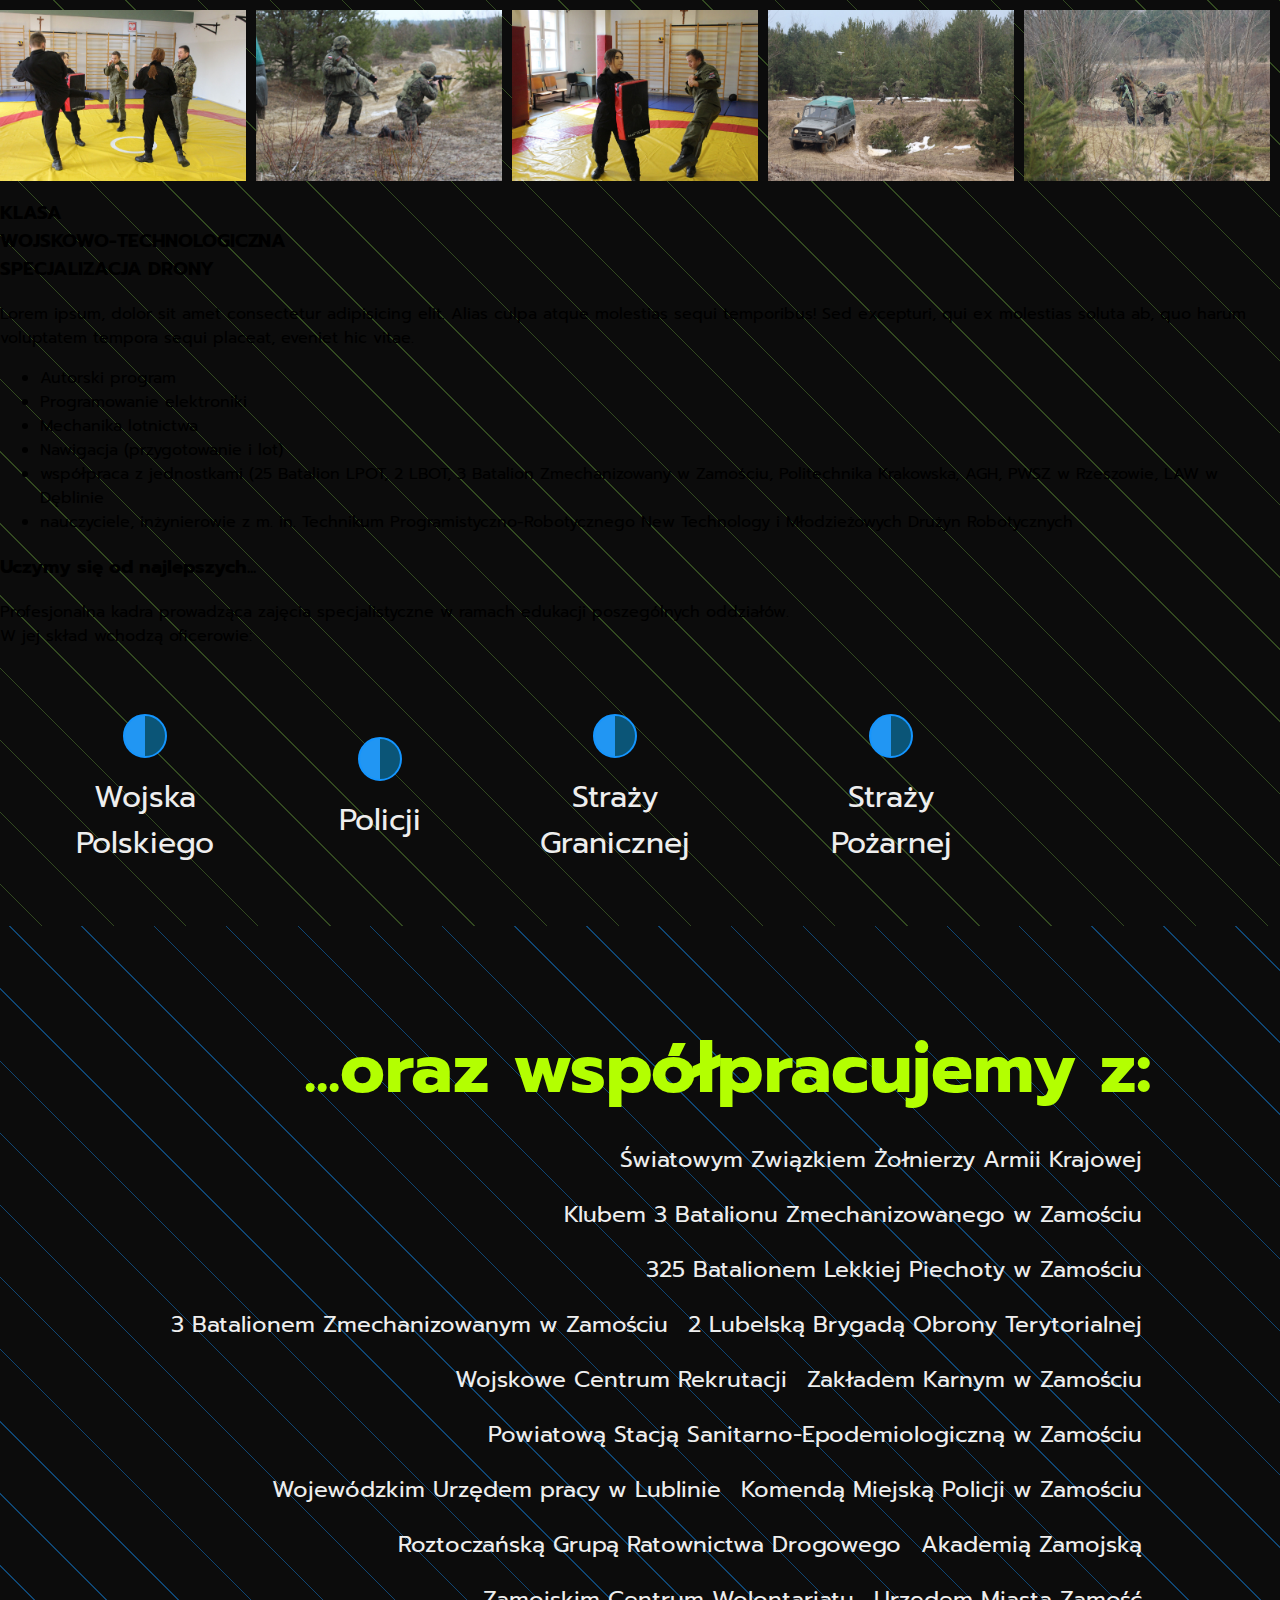
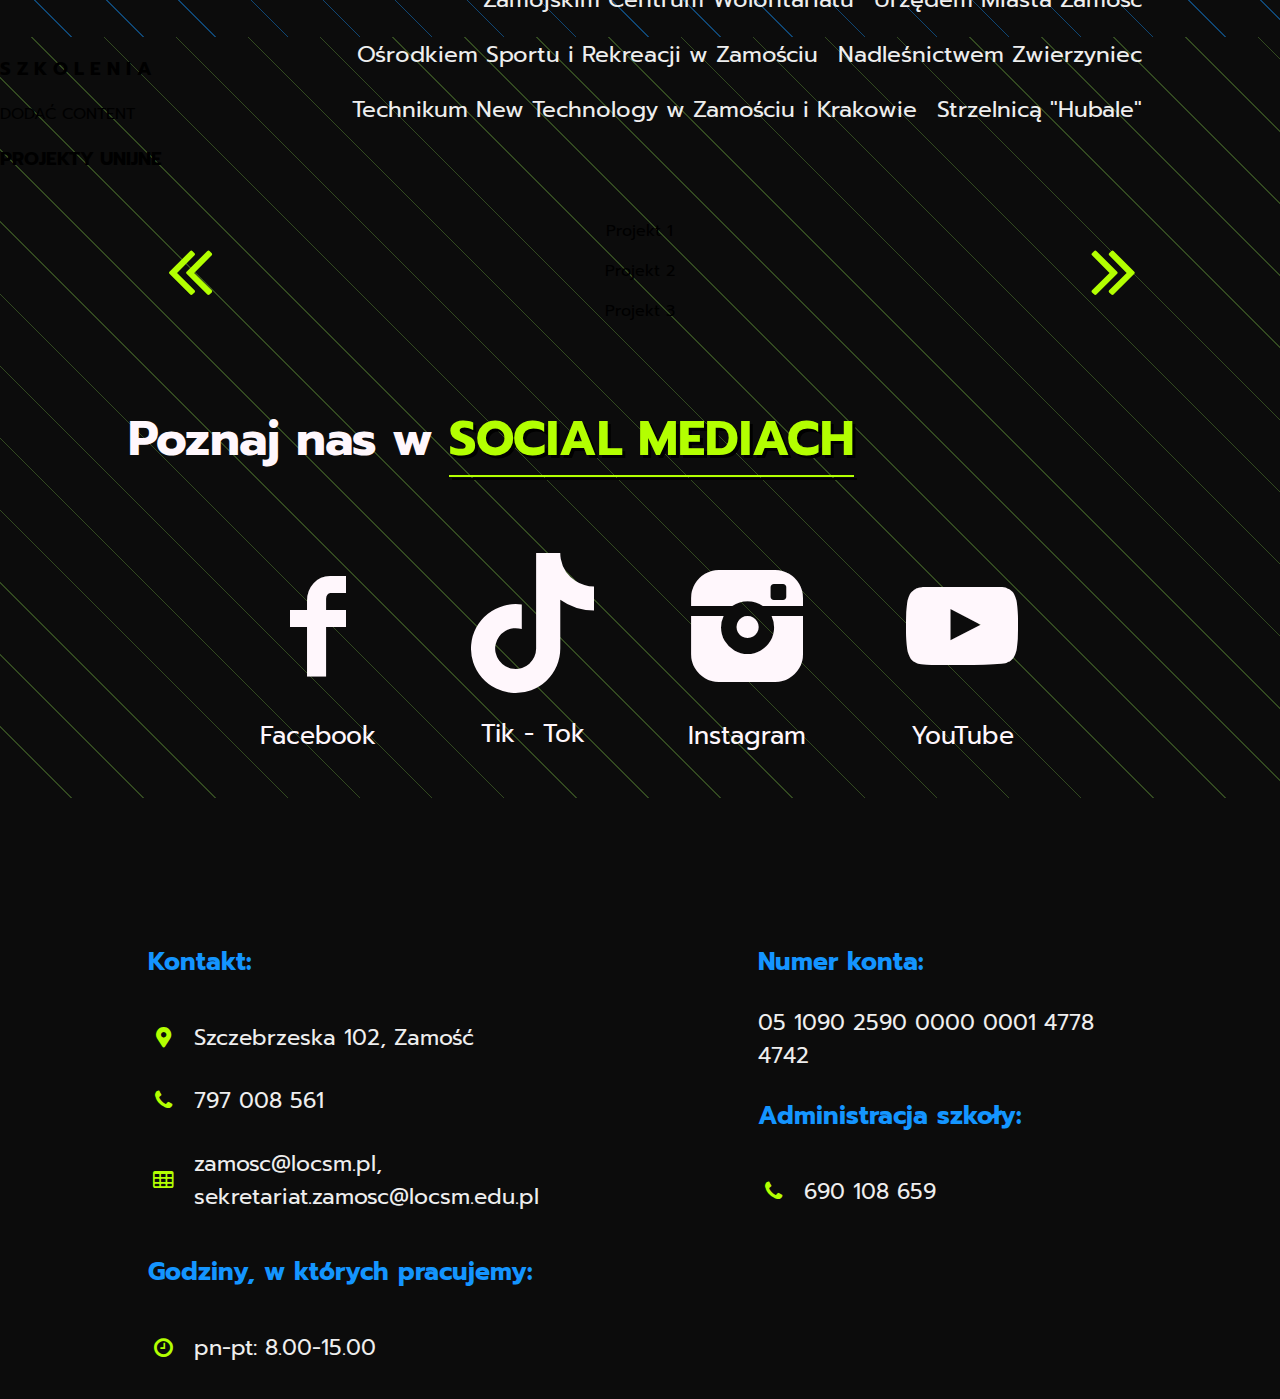
<file: csm/index.html>
<!DOCTYPE html>
<html lang="pl">
<head>
    <meta charset="UTF-8">
    <meta name="viewport" content="width=device-width, initial-scale=1.0">
    <link rel="preconnect" href="https://fonts.googleapis.com">
    <link rel="stylesheet" href="style.css">
    <link rel="stylesheet" href="hamburger.css">
    <link rel="stylesheet" href="fontello-2a08c8d8/css/fontello.css">
    <link rel="preconnect" href="https://fonts.gstatic.com" crossorigin>
    <link href="https://fonts.googleapis.com/css2?family=Kanit:ital,wght@0,100;0,200;0,300;0,400;0,500;0,600;0,700;0,800;0,900;1,100;1,200;1,300;1,400;1,500;1,600;1,700;1,800;1,900&family=Prompt:ital,wght@0,100;0,200;0,300;0,400;0,500;0,600;0,700;0,800;0,900;1,100;1,200;1,300;1,400;1,500;1,600;1,700;1,800;1,900&family=Radio+Canada+Big:ital,wght@0,400..700;1,400..700&family=Reem+Kufi+Fun:wght@400..700&family=Roboto:ital,wght@0,100;0,300;0,400;0,500;0,700;0,900;1,100;1,300;1,400;1,500;1,700;1,900&display=swap" rel="stylesheet">
    <title>CSM</title>
</head>
<body>
    <header>
        <div class="logo">
            <img src="images/csm.png" alt="">
        </div>
        <div class="text-header">
            <div class="desc-text">LICEUM OGÓLNOKSZTAŁCĄCE<br>CENTRUM SZKÓŁ MUNDUROWYCH ZAMOŚĆ</div>
            <p class="desc-in">Łączy nas wspólna pasja</p>
            <a id="poznaj" href="#">Poznaj nas bliżej</a>
        </div>
        <div class="menu">
            <ul class="menu-list">
                <a href="#main2" class="active-menu list-item" target="_self">Strona główna</a>
                <a href="podstrony/wbudowie.html" class="list-item" target="_self">Rekrutacja</a>
                <a href="podstrony/wbudowie.html" class="list-item" target="_self">Dokumenty</a>
                <a href="https://uonetplus.vulcan.net.pl/krakow" class="list-item" target="_blank">Dziennik</a>
                <a href="podstrony/wbudowie.html" class="list-item" target="_self">Plany zajęć</a>
            </ul>
            <button class="hamburger">
                <span class="hamburger-box">
                    <span class="hamburger-inner"></span>
                </span>
            </button>
        </div>
    </header>
    <main>
        <div class="kierunki">
            <h3 class="kierunki-h3" id="kierunki">KIERUNKI KSZTAŁCENIA</h3>
            <div class="kierunki-box">
                <div class="woj">
                    <i class="demo-icon icon-target"></i>
                    <div>
                        <h4>Klasa <span>Wojskowa</span></h4>
                        <p>
                            Pod patronatem <span>Ministerstwa Obrony Narodowej.</span>
                        </p>
                        <button class="moreee" id="openModal1">Dowiedz się więcej</button>
                    </div>
                    <div id="myModal1" class="modal">
                        <div class="modal-content">
                            <span class="close">
                                <span class="x"></span>
                            </span>
                            <h1>Klasa Wojskowa</h1>
                            <p>To jest treść pierwszego modala.</p>
                        </div>
                    </div>
                    <div class="punkty">
                        <ul>
                            <li>
                                <span></span> od 2017r. w programie Certyfikowanych Wojskowych Klas Mundurowych
                            </li>
                            <li>
                                <span></span> od 2020r. w gronie szkół tworzących Odziały Przygotowania Wojskowego
                            </li>
                            <li>
                                <span></span> absolwenci mają możliwość skróconej służby przygotowawczej
                            </li>
                            <li>
                                <span></span> dodatkowe punkty w procesie Rekrutacji na uczelnie wojskowe
                            </li>
                        </ul>
                        <p class="kier-p">Prowadzimy szkolenie z zakresu:</p>
                        <ul>
                            <li>
                                <span></span> posługiwania się bronią i taktyki
                            </li>
                            <li>
                                <span></span> musztry
                            </li>
                            <li>
                                <span></span> terenoznastwa
                            </li>
                            <li>
                                <span></span> sztuk walki
                            </li>
                            <li>
                                <span></span> szeregu zagadnień ogólnowojskowych
                            </li>
                            <li>
                                <span></span> umiejętności saperskich
                            </li>
                            <li>
                                <span></span> survivalu
                            </li>
                        </ul>
                    </div>
                </div>
                <div class="poli">
                    <i class="demo-icon icon-police"></i>
                    <div>
                        <h4>Klasa <span>Policyjna</span></h4>
                        <p>
                            <p>Jeżeli jesteś odpowiedzialny, bezkompromisowy oraz lojalny to znaczy, że masz cechy cenione w policji i klasa o tym profilu <span>jest dla Ciebie</span>.</p>
                        </p>
                        <button class="moreee" id="openModal2">Dowiedz się więcej</button>
                    </div>
                    <div id="myModal2" class="modal">
                        <div class="modal-content">
                            <span class="close">
                                <span class="x"></span>
                            </span>
                            <h1>Klasa Policyjna</h1>
                            <p>To jest treść drugiego modala.</p>
                        </div>
                    </div>
                    <div class="punkty">
                        <p class="kier-p2">Zdobywanie wiedzy i doświadczenia przydatnego w rekrutacji na studia oraz do służby w Policji:</p>
                        <ul class="pol">
                            <li>
                                <span></span> od 2017r. w programie Certyfikowanych Wojskowych Klas Mundurowych
                            </li>
                            <li>
                                <span></span> od 2020r. w gronie szkół tworzących Odziały Przygotowania Wojskowego
                            </li>
                            <li>
                                <span></span> absolwenci mają możliwość skróconej służby przygotowawczej
                            </li>
                            <li>
                                <span></span> dodatkowe punkty w procesie Rekrutacji na uczelnie wojskowe
                            </li>
                        </ul>
                        <p class="kier-p2">Prowadzimy szkolenie z zakresu:</p>
                        <ul class="pol">
                            <li>
                                <span></span> posługiwania się bronią i taktyki
                            </li>
                            <li>
                                <span></span> musztry
                            </li>
                            <li>
                                <span></span> terenoznastwa
                            </li>
                            <li>
                                <span></span> sztuk walki
                            </li>
                            <li>
                                <span></span> szeregu zagadnień ogólnowojskowych
                            </li>
                            <li>
                                <span></span> umiejętności saperskich
                            </li>
                            <li>
                                <span></span> survivalu
                            </li>
                        </ul>
                    </div>
                </div>
                <div class="gra">
                    <i class="demo-icon icon-map"></i>
                    <div>
                        <h4>Straż <span>Graniczna</span></h4>
                        <p>
                            Odwaga, siła i odpowiedzialność to cechy każdego pogranicznika. Jeżeli chciałbyś znaleźć się w tym gronie to <span>nauka w LO CSM Zamość na profilu straż graniczna może Ci to ułatwić.</span>
                        </p>
                        <button class="moreee" id="openModal3">Dowiedz się więcej</button>
                    </div>
                    <div id="myModal3" class="modal">
                        <div class="modal-content">
                            <span class="close">
                                <span class="x"></span>
                            </span>
                            <h1>Klasa Straż Graniczna</h1>
                            <p>To jest treść trzeciego modala.</p>
                        </div>
                    </div>
                    <div class="punkty">
                        <p class="kier-p2">Praktyczna nauka:</p>
                        <ul>
                            <li>
                                <span></span> wizyty na portach lotniczych i placówkach Straży Granicznej
                            </li>
                            <li>
                                <span></span> wiedza z zakresu środków przymusu bezpośredniego
                            </li>
                            <li>
                                <span></span> zajęcia terenowe
                            </li>
                            <li>
                                <span></span> ćwiczenia na strzelnicy
                            </li>
                            <li>
                                <span></span> akcje pozorowane
                            </li>
                            <li>
                                <span></span> orientacja w terenie
                            </li>
                            <li>
                                <span></span> techniki interwencji
                            </li>
                            <li>
                                <span></span> kontroli osób i środków transportu
                            </li>
                        </ul>
                        <p class="kier-p2">Wiedza z zakresu:</p>
                        <ul>
                            <li>
                                <span></span> działania placówek straży granicznej
                            </li>
                            <li>
                                <span></span> obowiązków funkcjonariuszy straży granicznej
                            </li>
                            <li>
                                <span></span> pełnienia służby oraz ochrony granicy państwowej
                            </li>
                            <li>
                                <span></span> problematyki migracyjnej
                            </li>
                            <li>
                                <span></span> prawa
                            </li>
                        </ul>
                    </div>
                </div>
            </div>
            <div class="akcja">
                <h3 class="akc">MUNDURÓWKA W AKCJI</h3>
                <div class="collage">
                    <div class="photo-container">
                        <img src="images/zdjecie1.jpg" alt="Zdjęcie 1">
                    </div>
                    <div class="photo-container">
                        <img src="images/zdjecie2.jpg" alt="Zdjęcie 2">
                    </div>
                    <div class="photo-container">
                        <img src="images/zdjecie3.jpg" alt="Zdjęcie 3">
                    </div>
                    <div class="photo-container">
                        <img src="images/zdjecie4.jpg" alt="Zdjęcie 4">
                    </div>
                    <div class="photo-container">
                        <img src="images/zdjecie5.jpg" alt="Zdjęcie 5">
                    </div>
                    <div class="photo-container">
                        <img src="images/zdjecie6.jpg" alt="Zdjęcie 6">
                    </div>
                    <div class="photo-container">
                        <img src="images/zdjecie7.jpg" alt="Zdjęcie 7">
                    </div>
                    <div class="photo-container">
                        <img src="images/zdjecie8.jpg" alt="Zdjęcie 8">
                    </div>
                    <div class="photo-container">
                        <img src="images/zdjecie9.jpg" alt="Zdjęcie 9">
                    </div>
                    <div class="photo-container">
                        <img src="images/zdjecie11.jpg" alt="Zdjęcie 11">
                    </div>
                    <div class="photo-container">
                        <img src="images/zdjecie12.jpg" alt="Zdjęcie 12">
                    </div>
                    <div class="photo-container">
                        <img src="images/zdjecie13.jpg" alt="Zdjęcie 13">
                    </div>
                    <div class="photo-container">
                        <img src="images/zdjecie14.jpg" alt="Zdjęcie 14">
                    </div>
                    <div class="photo-container">
                        <img src="images/zdjecie15.jpg" alt="Zdjęcie 15">
                    </div>
                    <div class="photo-container">
                        <img src="images/zdjecie16.jpg" alt="Zdjęcie 16">
                    </div>
                </div>
            </div>
            <div class="kierunki-now">
                <div>
                    <h3>KLASA<br><span>WOJSKOWO-TECHNOLOGICZNA</span><br><span class="sp">SPECJALIZACJA DRONY</span></h3>
                    <p>Lorem ipsum, dolor sit amet consectetur adipisicing elit. Alias culpa atque molestias sequi temporibus! Sed excepturi, qui ex molestias soluta ab, quo harum voluptatem tempora sequi placeat, eveniet hic vitae.</p>
                </div>
                <ul>
                    <li><span></span>Autorski program</li>
                    <li><span></span>Programowanie elektroniki</li>
                    <li><span></span>Mechanika lotnictwa</li>
                    <li><span></span>Nawigacja (przygotowanie i lot)</li>
                    <li><span></span>współpraca z jednostkami (25 Batalion LPOT, 2 LBOT, 3 Batalion Zmechanizowany w Zamościu, Politechnika Krakowska, AGH, PWSZ w Rzeszowie, LAW w Dęblinie</li>
                    <li><span></span>nauczyciele, inżynierowie z m. in. Technikum Programistyczno-Robotycznego New Technology i Młodzieżowych Drużyn Robotycznych</li>
                </ul>
            </div>
            <div class="uczymy">
                <h3>Uczymy się od najlepszych...</h3>
                <p>Profesjonalna kadra prowadząca zajęcia specjalistyczne w ramach edukacji poszególnych oddziałów.<br> <span>W jej skład wchodzą oficerowie:</span></p>
                <div class="oficerowie">
                    <div>
                        <span></span>
                        <p>Wojska Polskiego</p>
                    </div>
                    <div>
                        <span></span>
                        <p>Policji</p>
                    </div>
                    <div>
                        <span></span>
                        <p>Straży Granicznej</p>
                    </div>
                    <div>
                        <span></span>
                        <p>Straży Pożarnej</p>
                    </div>
                </div>
            </div>
            <div class="wspol">
                <h3>...oraz współpracujemy z:</h3>
                <ul class="moveBox" id="moveBox">
                    <li class="moveLi">Światowym Związkiem Żołnierzy Armii Krajowej</li>
                    <li class="moveLi">Klubem 3 Batalionu Zmechanizowanego w Zamościu</li>
                    <li class="moveLi">325 Batalionem Lekkiej Piechoty w Zamościu</li>
                    <li class="moveLi">3 Batalionem Zmechanizowanym w Zamościu</li>
                    <li class="moveLi">2 Lubelską Brygadą Obrony Terytorialnej</li>
                    <li class="moveLi">Wojskowe Centrum Rekrutacji</li>
                    <li class="moveLi">Zakładem Karnym w Zamościu</li>
                    <li class="moveLi">Powiatową Stacją Sanitarno-Epodemiologiczną w Zamościu</li>
                    <li class="moveLi">Wojewódzkim Urzędem pracy w Lublinie</li>
                    <li class="moveLi">Komendą Miejską Policji w Zamościu</li>
                    <li class="moveLi">Roztoczańską Grupą Ratownictwa Drogowego</li>
                    <li class="moveLi">Akademią Zamojską</li>
                    <li class="moveLi">Zamojskim Centrum Wolontariatu</li>
                    <li class="moveLi">Urzędem Miasta Zamość</li>
                    <li class="moveLi">Ośrodkiem Sportu i Rekreacji w Zamościu</li>
                    <li class="moveLi">Nadleśnictwem Zwierzyniec</li>
                    <li class="moveLi">Technikum New Technology w Zamościu i Krakowie</li>
                    <li class="moveLi">Strzelnicą "Hubale"</li>
                </ul>
            </div>
            <div class="szkolenia">
                <h3 class="szkol-h3">
                    S
                    Z
                    K
                    O
                    L
                    E
                    N
                    I
                    A
                </h3>
                <div class="images-desc">
                    <p>DODAĆ CONTENT</p>
                </div>
            </div>
            <div class="projektyUn">
                <h3 class="pro-h3">PROJEKTY UNIJNE</h3>
                <div class="content-box">
                    <button id="prevBtn"><i class="demo-icon icon-angle-double-left"></i></button>
                    <div class="content-child">
                        <p>Projekt 1</p>
                        <p>Projekt 2</p>
                        <p>Projekt 3</p>
                    </div>
                    <button id="nextBtn"><i class="demo-icon icon-angle-double-right"></i></button>
                </div>                
            </div>
            <div class="social">
                <h4>Poznaj nas w <span class="mediaSoc">SOCIAL MEDIACH</span></h4>
                <div class="mediaSocial">
                    <a href="https://www.facebook.com/locsmz">
                        <i class="demo-icon icon-facebook-1"></i>
                        <p>Facebook</p>
                    </a>
                    <a href="https://www.tiktok.com/@locsm_zamosc" target="_self" id="tok">
                        <img id="tik"src="images/tiktok.svg" alt="Tik Tok Technikum New Technology">
                        <p>Tik - Tok</p>
                    </a>
                    <a href="https://www.instagram.com/locsm_zamosc/">
                        <i class="demo-icon icon-instagram-filled"></i>
                        <p>Instagram</p>
                    </a>
                    <a href="https://www.youtube.com/channel/UCv9n-k5HilkP4A-m1OQe3TA/videos">
                        <i class="demo-icon icon-youtube-play"></i>
                        <p>YouTube</p>
                    </a>
                </div>
            </div>
        </div>
    </main>
    <footer>
        <div class="left">
            <h3>Kontakt:</h3>
            <div>
                <i class="demo-icon icon-location"></i>
                <p>Szczebrzeska 102, Zamość</p>
            </div>
            <div>
                <i class="demo-icon icon-phone"></i>
                <p>797 008 561</p>
            </div>
            <div>
                <i class="demo-icon icon-table"></i>
                <p>zamosc@locsm.pl, sekretariat.zamosc@locsm.edu.pl</p>
            </div>
            <h3>Godziny, w których pracujemy:</h3>
            <div>
                <i class="demo-icon icon-clock"></i>
                <p>pn-pt: 8.00-15.00</p>
            </div>
        </div>
        <div class="right">
            <h3>Numer konta:</h3>
            <p>05 1090 2590 0000 0001 4778 4742</p>
            <h3>Administracja szkoły:</h3>
            <div>
                <i class="demo-icon icon-phone"></i>
                <p>690 108 659</p>
            </div>
        </div>
    </footer>
    <script src="script.js"></script>
</body>
</html>
</file>
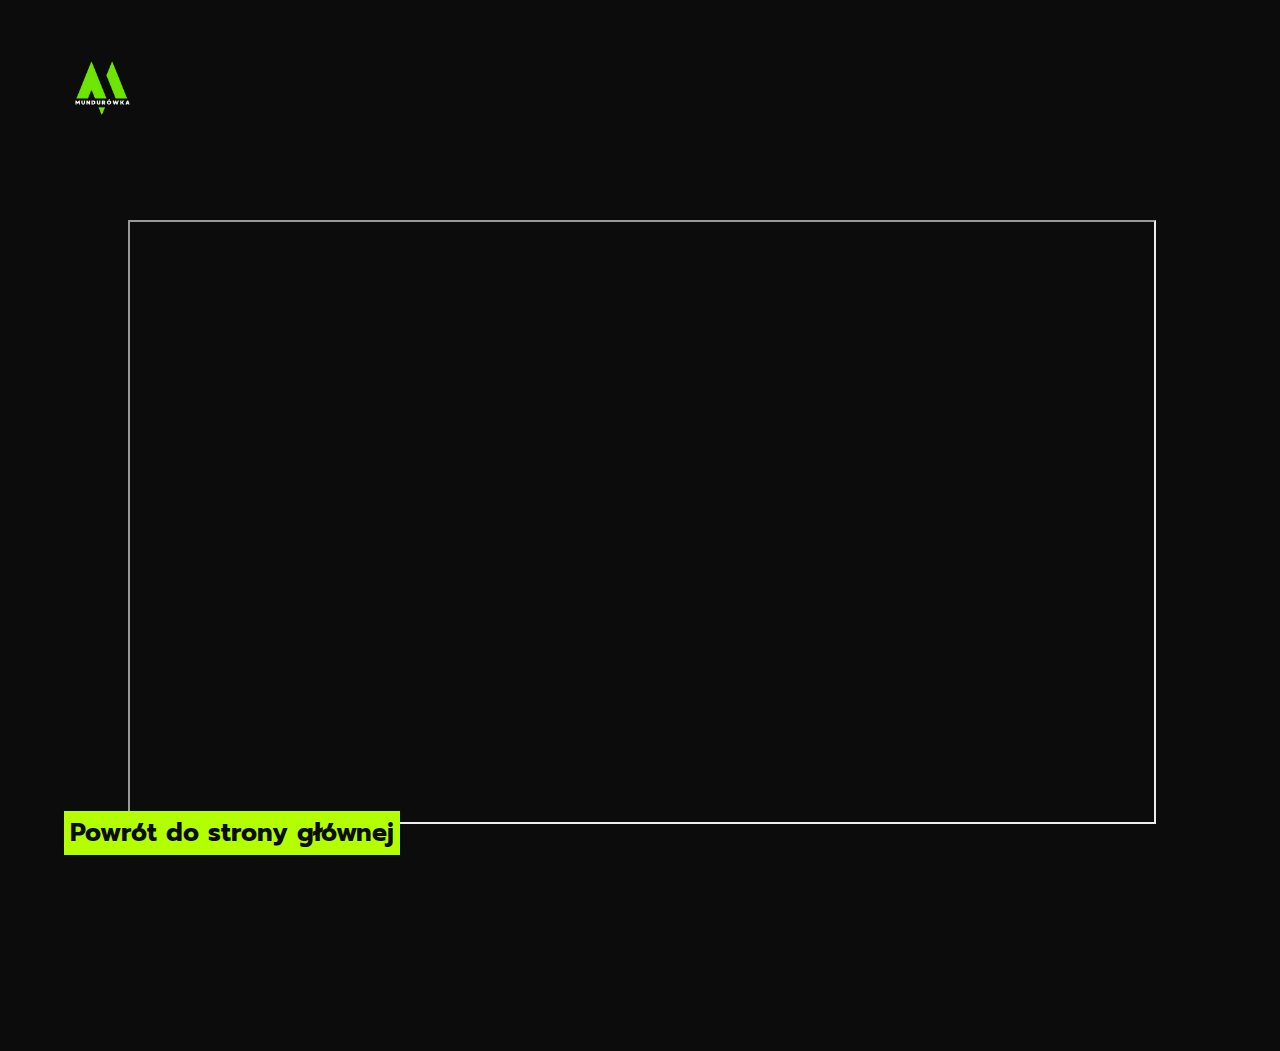
<file: dokumenty/plan.html>
<!DOCTYPE html>
<html lang="en">
<head>
    <meta charset="UTF-8">
    <meta name="viewport" content="width=device-width, initial-scale=1.0">
    <link rel="preconnect" href="https://fonts.gstatic.com" crossorigin>
    <link href="https://fonts.googleapis.com/css2?family=Kanit:ital,wght@0,100;0,200;0,300;0,400;0,500;0,600;0,700;0,800;0,900;1,100;1,200;1,300;1,400;1,500;1,600;1,700;1,800;1,900&family=Prompt:ital,wght@0,100;0,200;0,300;0,400;0,500;0,600;0,700;0,800;0,900;1,100;1,200;1,300;1,400;1,500;1,600;1,700;1,800;1,900&family=Radio+Canada+Big:ital,wght@0,400..700;1,400..700&family=Reem+Kufi+Fun:wght@400..700&family=Roboto:ital,wght@0,100;0,300;0,400;0,500;0,700;0,900;1,100;1,300;1,400;1,500;1,700;1,900&display=swap" rel="stylesheet">
    <link rel="stylesheet" href="plan.css">
    <title>CSM - Plan zajęć</title>
</head>
<body>
    <img src="../images/csm2.png" alt="Liceum Mundurowe Zamość CSM" id="logo">
    <iframe id="blockrandom" name="iframe" src="https://locsm.edu.pl/zamosc/images/stories/plan_lekcji" width="100%" height="600" scrolling="auto" frameborder="1" title="Plan Lekcji" class="wrapper">
		Ta opcja działa niepoprawnie. Niestety, Twoja przeglądarka nie obsługuje ramek pływających (iframe).</iframe>
    <a href="../index.html" id="powrot" target="_self">Powrót do strony głównej</a>
</body>
</html>
</file>
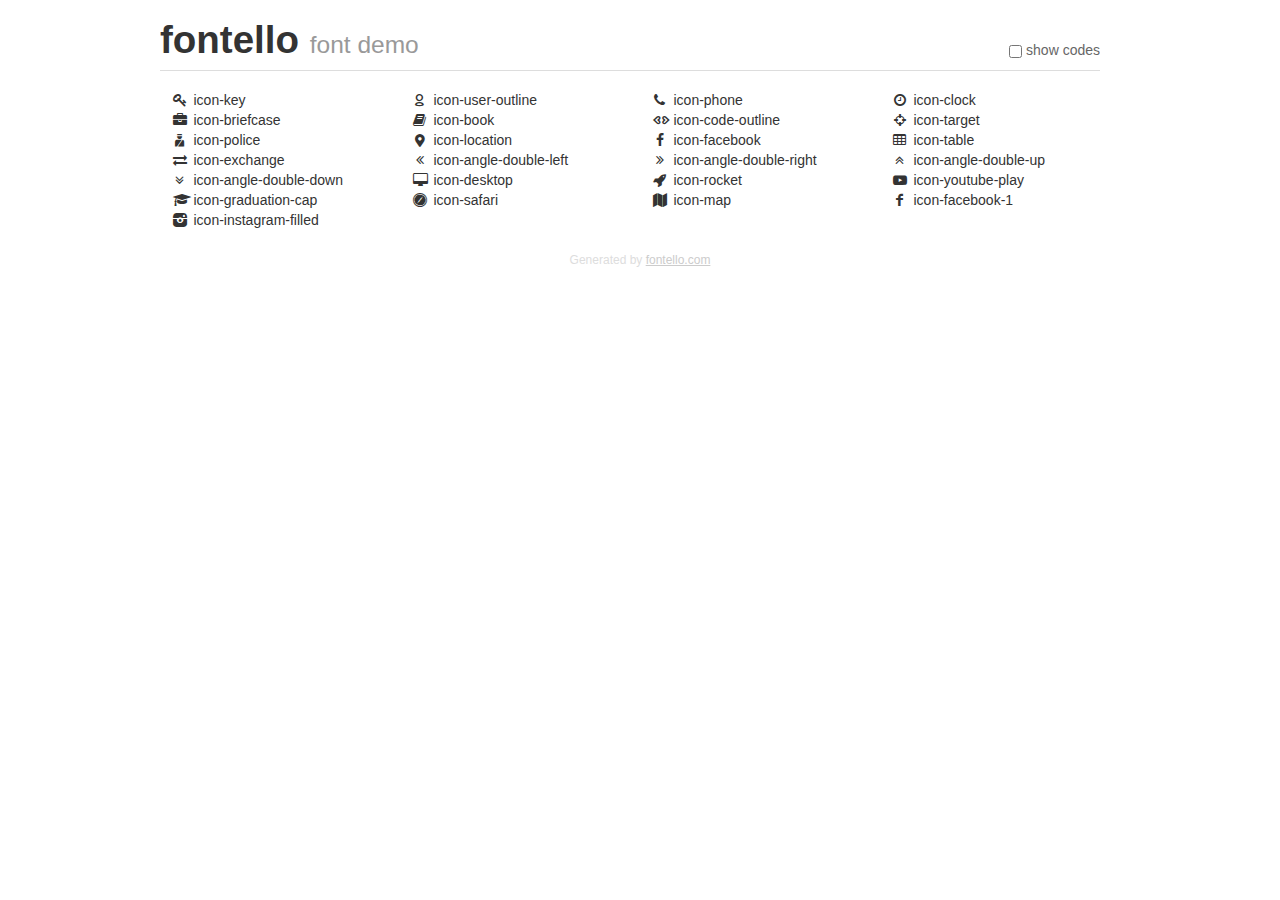
<file: fontello-2a08c8d8/demo.html>
<!DOCTYPE html>
<html>
  <head>
  <!--[if lt IE 9]><script language="javascript" type="text/javascript" src="//html5shim.googlecode.com/svn/trunk/html5.js"></script><![endif]-->
  <meta charset="UTF-8">
  <style>
    html {
      font-size: 100%;
      -webkit-text-size-adjust: 100%;
      -ms-text-size-adjust: 100%;
    }
    a:focus {
      outline: thin dotted #333;
      outline: 5px auto -webkit-focus-ring-color;
      outline-offset: -2px;
    }
    a:hover,
    a:active {
      outline: 0;
    }
    input {
      margin: 0;
      font-size: 100%;
      vertical-align: middle;
      *overflow: visible;
      line-height: normal;
    }
    input::-moz-focus-inner {
      padding: 0;
      border: 0;
    }
    body {
      margin: 0;
      font-family: "Helvetica Neue", Helvetica, Arial, sans-serif;
      font-size: 14px;
      line-height: 20px;
      color: #333;
      background-color: #fff;
    }
    a {
      color: #08c;
      text-decoration: none;
    }
    a:hover {
      color: #005580;
      text-decoration: underline;
    }
    .row {
      margin-left: -20px;
      *zoom: 1;
    }
    .row:before,
    .row:after {
      display: table;
      content: "";
      line-height: 0;
    }
    .row:after {
      clear: both;
    }
    .span3 {
      float: left;
      min-height: 1px;
      margin-left: 20px;
      width: 220px;
    }
    .container {
      width: 940px;
      margin-right: auto;
      margin-left: auto;
      *zoom: 1;
    }
    .container:before,
    .container:after {
      display: table;
      content: "";
      line-height: 0;
    }
    .container:after {
      clear: both;
    }
    small {
      font-size: 85%;
    }
    h1 {
      margin: 10px 0;
      font-family: inherit;
      font-weight: bold;
      line-height: 20px;
      color: inherit;
      text-rendering: optimizelegibility;
      line-height: 40px;
      font-size: 38.5px;
    }
    h1 small {
      font-weight: normal;
      line-height: 1;
      color: #999;
      font-size: 24.5px;
    }

    body {
      margin-top: 90px;
    }
    .header {
      position: fixed;
      top: 0;
      left: 50%;
      margin-left: -480px;
      background-color: #fff;
      border-bottom: 1px solid #ddd;
      padding-top: 10px;
      z-index: 10;
    }
    .footer {
      color: #ddd;
      font-size: 12px;
      text-align: center;
      margin-top: 20px;
    }
    .footer a {
      color: #ccc;
      text-decoration: underline;
    }
    .the-icons {
      font-size: 14px;
      line-height: 24px;
    }
    .switch {
      position: absolute;
      right: 0;
      bottom: 10px;
      color: #666;
    }
    .switch input {
      margin-right: 0.3em;
    }
    .codesOn .i-name {
      display: none;
    }
    .codesOn .i-code {
      display: inline;
    }
    .i-code {
      display: none;
    }
    @font-face {
      font-family: 'fontello';
      src: url('./font/fontello.eot?60915767');
      src: url('./font/fontello.eot?60915767#iefix') format('embedded-opentype'),
           url('./font/fontello.woff?60915767') format('woff'),
           url('./font/fontello.ttf?60915767') format('truetype'),
           url('./font/fontello.svg?60915767#fontello') format('svg');
      font-weight: normal;
      font-style: normal;
    }
    .demo-icon {
      font-family: "fontello";
      font-style: normal;
      font-weight: normal;
      speak: never;
     
      display: inline-block;
      text-decoration: inherit;
      width: 1em;
      margin-right: .2em;
      text-align: center;
      /* opacity: .8; */
     
      /* For safety - reset parent styles, that can break glyph codes*/
      font-variant: normal;
      text-transform: none;
     
      /* fix buttons height, for twitter bootstrap */
      line-height: 1em;
     
      /* Animation center compensation - margins should be symmetric */
      /* remove if not needed */
      margin-left: .2em;
     
      /* You can be more comfortable with increased icons size */
      /* font-size: 120%; */
     
      /* Font smoothing. That was taken from TWBS */
      -webkit-font-smoothing: antialiased;
      -moz-osx-font-smoothing: grayscale;
     
      /* Uncomment for 3D effect */
      /* text-shadow: 1px 1px 1px rgba(127, 127, 127, 0.3); */
    }
    </style>
    <link rel="stylesheet" href="css/animation.css"><!--[if IE 7]><link rel="stylesheet" href="css/" + font.fontname + "-ie7.css"><![endif]-->
    <script>
      function toggleCodes(on) {
        var obj = document.getElementById('icons');
      
        if (on) {
          obj.className += ' codesOn';
        } else {
          obj.className = obj.className.replace(' codesOn', '');
        }
      }
    </script>
  </head>
  <body>
    <div class="container header">
      <h1>fontello <small>font demo</small></h1>
      <label class="switch">
        <input type="checkbox" onclick="toggleCodes(this.checked)">show codes
      </label>
    </div>
    <div class="container" id="icons">
      <div class="row">
        <div class="span3" title="Code: 0xe800">
          <i class="demo-icon icon-key">&#xe800;</i> <span class="i-name">icon-key</span><span class="i-code">0xe800</span>
        </div>
        <div class="span3" title="Code: 0xe801">
          <i class="demo-icon icon-user-outline">&#xe801;</i> <span class="i-name">icon-user-outline</span><span class="i-code">0xe801</span>
        </div>
        <div class="span3" title="Code: 0xe802">
          <i class="demo-icon icon-phone">&#xe802;</i> <span class="i-name">icon-phone</span><span class="i-code">0xe802</span>
        </div>
        <div class="span3" title="Code: 0xe803">
          <i class="demo-icon icon-clock">&#xe803;</i> <span class="i-name">icon-clock</span><span class="i-code">0xe803</span>
        </div>
      </div>
      <div class="row">
        <div class="span3" title="Code: 0xe804">
          <i class="demo-icon icon-briefcase">&#xe804;</i> <span class="i-name">icon-briefcase</span><span class="i-code">0xe804</span>
        </div>
        <div class="span3" title="Code: 0xe805">
          <i class="demo-icon icon-book">&#xe805;</i> <span class="i-name">icon-book</span><span class="i-code">0xe805</span>
        </div>
        <div class="span3" title="Code: 0xe806">
          <i class="demo-icon icon-code-outline">&#xe806;</i> <span class="i-name">icon-code-outline</span><span class="i-code">0xe806</span>
        </div>
        <div class="span3" title="Code: 0xe807">
          <i class="demo-icon icon-target">&#xe807;</i> <span class="i-name">icon-target</span><span class="i-code">0xe807</span>
        </div>
      </div>
      <div class="row">
        <div class="span3" title="Code: 0xe82b">
          <i class="demo-icon icon-police">&#xe82b;</i> <span class="i-name">icon-police</span><span class="i-code">0xe82b</span>
        </div>
        <div class="span3" title="Code: 0xf031">
          <i class="demo-icon icon-location">&#xf031;</i> <span class="i-name">icon-location</span><span class="i-code">0xf031</span>
        </div>
        <div class="span3" title="Code: 0xf09a">
          <i class="demo-icon icon-facebook">&#xf09a;</i> <span class="i-name">icon-facebook</span><span class="i-code">0xf09a</span>
        </div>
        <div class="span3" title="Code: 0xf0ce">
          <i class="demo-icon icon-table">&#xf0ce;</i> <span class="i-name">icon-table</span><span class="i-code">0xf0ce</span>
        </div>
      </div>
      <div class="row">
        <div class="span3" title="Code: 0xf0ec">
          <i class="demo-icon icon-exchange">&#xf0ec;</i> <span class="i-name">icon-exchange</span><span class="i-code">0xf0ec</span>
        </div>
        <div class="span3" title="Code: 0xf100">
          <i class="demo-icon icon-angle-double-left">&#xf100;</i> <span class="i-name">icon-angle-double-left</span><span class="i-code">0xf100</span>
        </div>
        <div class="span3" title="Code: 0xf101">
          <i class="demo-icon icon-angle-double-right">&#xf101;</i> <span class="i-name">icon-angle-double-right</span><span class="i-code">0xf101</span>
        </div>
        <div class="span3" title="Code: 0xf102">
          <i class="demo-icon icon-angle-double-up">&#xf102;</i> <span class="i-name">icon-angle-double-up</span><span class="i-code">0xf102</span>
        </div>
      </div>
      <div class="row">
        <div class="span3" title="Code: 0xf103">
          <i class="demo-icon icon-angle-double-down">&#xf103;</i> <span class="i-name">icon-angle-double-down</span><span class="i-code">0xf103</span>
        </div>
        <div class="span3" title="Code: 0xf108">
          <i class="demo-icon icon-desktop">&#xf108;</i> <span class="i-name">icon-desktop</span><span class="i-code">0xf108</span>
        </div>
        <div class="span3" title="Code: 0xf135">
          <i class="demo-icon icon-rocket">&#xf135;</i> <span class="i-name">icon-rocket</span><span class="i-code">0xf135</span>
        </div>
        <div class="span3" title="Code: 0xf16a">
          <i class="demo-icon icon-youtube-play">&#xf16a;</i> <span class="i-name">icon-youtube-play</span><span class="i-code">0xf16a</span>
        </div>
      </div>
      <div class="row">
        <div class="span3" title="Code: 0xf19d">
          <i class="demo-icon icon-graduation-cap">&#xf19d;</i> <span class="i-name">icon-graduation-cap</span><span class="i-code">0xf19d</span>
        </div>
        <div class="span3" title="Code: 0xf267">
          <i class="demo-icon icon-safari">&#xf267;</i> <span class="i-name">icon-safari</span><span class="i-code">0xf267</span>
        </div>
        <div class="span3" title="Code: 0xf279">
          <i class="demo-icon icon-map">&#xf279;</i> <span class="i-name">icon-map</span><span class="i-code">0xf279</span>
        </div>
        <div class="span3" title="Code: 0xf30c">
          <i class="demo-icon icon-facebook-1">&#xf30c;</i> <span class="i-name">icon-facebook-1</span><span class="i-code">0xf30c</span>
        </div>
      </div>
      <div class="row">
        <div class="span3" title="Code: 0xf31f">
          <i class="demo-icon icon-instagram-filled">&#xf31f;</i> <span class="i-name">icon-instagram-filled</span><span class="i-code">0xf31f</span>
        </div>
      </div>
    </div>
    <div class="container footer">Generated by <a href="https://fontello.com">fontello.com</a></div>
  </body>
</html>
</file>
<file: style.css>
/*
font-family: "Prompt", sans-serif;
font-family: "Roboto", sans-serif;
    color: #627254;
    color: #EEEEEE;
    color: #b3ff01;
*/
.matura{
    color: #b3ff01!important;
}
.matura:hover{
    color: #00eeff!important;
}
.fade-out {
    opacity: 0; /* Zanikanie zdjęcia */
  }
  
  .fade-in {
    opacity: 1; /* Pojawianie się zdjęcia */
  }
.icon-angle-double-up{
    font-size: 50px;
    position: fixed;
    right: 30px;
    text-align: center;
    color: #0e0e0e;
    bottom: 30px;
    display: none;
    cursor: pointer;
    transition: opacity 0.3s;
    border: 1px solid #0e0e0e;
    z-index: 100;
    background-color: #b3ff01;
}
.icon-angle-double-up:hover{
    background-color: #b3ff01be;
}
#zdalne{
    display: block;
    position: absolute;
    bottom: 20px;
    left: 20px;
    display: flex;
    align-items: center;
    text-decoration: none;
    color: #b3ff01;
    font-size: 20px;
    background-color: #00000085;
    padding: 10px 20px;
}
#zdalne>img{
    width: 100px;
}
@media (min-width:1281px){
    .mundurowa{
        width: 80%;
        text-align: center;
        position: relative;
        left: 0;
    }
    .mundurowa>video{
        width: 50%;
    }
    .infoAK{
        width: 100%;
        display: flex;
        justify-content: center;
        align-items: center;
    }
    .infoAK>div{
        width: 300px;
        height: 300px;
        margin: 30px;
    }
    .infoAK>div::before{
        content: '';
        width: 20px;
        height: 20px;
        background-color: rgb(15,15,15);
        border-radius: 50%;
        z-index: 12;
        position: absolute;
        top: 10px;
        left: 50%;
        transform: translateX(-50%);
    }
    .infoAK>div{
        color: rgb(15,15,15);
        position: relative;
        background-image: repeating-linear-gradient(
            -45deg,
            #92cf02,
            #92cf02 30px,
            #b3ff01 30px,
            #b3ff01 60px
          );
        border: 2px solid #030303a8;
        filter: drop-shadow(10px 10px 0px #1495ffbe);
    }
    .infoAK>div>h3{
        font-size: 3em;
        margin: 25px 0 0 0;
    }
    .infoAK>div>p{
        font-size: 25px;
        margin: 10px;
        font-weight: bold;
    }
    .infoAK>div>a:hover{
        color: #1495ff;
    }
    .infoAK>div>a{
        font-size: 25px;
        text-decoration: none;
        color: #0d0e0d;
        position: absolute;
        bottom: 10px;
        width: 100%;
        left: 50%;
        transform: translateX(-50%);
    }
    .ak>h4{
        margin-top: 10px;
        font-size: 4em;
        margin-bottom: 10px;
        color: #b3ff01;
    }
    .ak{
        padding-top: 5px;
        padding-bottom: 30px;
        width: 100%;
        text-align: center;
        /* background-image: repeating-linear-gradient(
            90deg,
            transparent,
            transparent 30px,
            rgb(26, 25, 25) 30px,
            rgb(26,26,26)60px
          ); */
    }
    
::-webkit-scrollbar {
    width: 8px;
}
::-webkit-scrollbar-track {
    box-shadow: inset 0 0 5px;
    background: #0C0C0C;
}
::-webkit-scrollbar-thumb {
    background: #b3ff01;
}
::-webkit-scrollbar-thumb:hover {
    background: #b3ff01;
}
.matura{
    color: #b3ff01;;
}
body{
    background-color: #0C0C0C;
    padding: 0px 0px;
    overflow-x: hidden;
    font-family: "Prompt", sans-serif;
    margin: 0;
}
.logo{
    position: absolute;
    top: 30px;
    left: 50px;
    z-index: 5;
}
.logo>img{
    width: 150px;
    position: absolute;
    z-index: 5;
}
.text-header{
    width: 100%;
    top: 0;
    position: absolute;
    height: 100vh;
    background-color: rgb(12, 12, 12, 0.6);
    color: #EEEEEE;
    text-align: center;
    margin-left: auto;
    margin-right: auto;
}
.desc-text{
    padding: 25vh 0% 0 0;
    font-size: 70px;
    font-weight: 750;
}
.desc-in{
    font-size: 35px;
    letter-spacing: 5px;
    margin: 2px;
    color: #b3ff01;
    font-weight: 600;
}
#specjal{
    font-size: 35px!important;
    font-weight: bold;
}
#poznaj{
    position:absolute;
    bottom: 70px;
    margin: 30px 30px 30px 30px;
    display: inline-block;
    text-decoration: none;
    font-size: 35px;
    left: 50%;
    transform: translateX(-50%);
    padding: 8px 25px;
    color: #EEEEEE;
    border: 2px solid #1495ff;
    transition: all .2s linear;
    background-color: #0000009d;
}
#poznaj:hover{
    background-color: #18171780;
    color: #FFF7FC;
    transition: all .2s linear;
    border: 2px solid #003d6e;
}
header{
   width: 100vw;
   background-image: url(images/download2.png); 
   height: 100vh;
   background-repeat: no-repeat;
   background-size: cover;
   transition: background-image 1s ease-in-out;
}
.submenu-list {
    display: none; /* Domyślnie ukryj podlistę */
    position: absolute;
    background-color: #00000071;
    z-index: 22;
}
.submenu-list>li>a{
    font-size: 20px;
    color: #F6F5F2;
    text-decoration: none;
}
.submenu-list>li>a:hover{
    color: #00eeff;
}
.menu-list li:hover > .submenu-list {
    display: block; /* Pokaż podlistę na hover */
}
.menu>ul>li{
    display: inline-block;
}
.menu>ul>li{
    display: inline-block;
}
.menu{
    position: absolute;
    right: 60px;
    top: 20px;
}
.menu>ul{
    list-style-type: none;
    text-decoration: none;
    color: #EEEEEE;
}
.menu>ul>li>a{
    color: #ececec;
    font-size: 20px;
    text-decoration: none;
    margin: 10px;
}
.menu>ul>li>a:hover{
    color: #8bd64e;
}
.menu>ul>li>h3{
    font-size: 18px;
    color: #FFF7FC;
    padding: 2px 5px;
    font-weight: normal;
    text-decoration: none;
    margin: 0 10px;
}
.hamburger{
    display: none;
}
.filmik{
    margin-left: 0!important;
    background-image: radial-gradient(rgb(20, 149, 255) 1px, transparent 0);
    background-size: 50px 50px;
    background-position: -19px -19px;
    padding: 60px 0px 100px 0px;
    display: flex;
    justify-content: center;
    align-items: center;
    text-align: center;
}
.filmik>div{
    width: 50%;
}
.filmik>div:nth-child(1){
    text-align: center
}
.filmik>div:nth-child(2){
    text-align: left;
    width:45%;
}
.filmik>div>h3{
    font-size: 30px;
    color: #eeeeee;
    margin: 12px 0px;
}
.filmik>div>ul>li{
    font-size: 20px;
    margin: 15px;
    list-style-type: none;
    position: relative;
    color: #eeeeee;
}
.filmik>div>ul>li>span{
    width: 35px;
    height: 35px;
    background-color: #b3ff01!important;
    filter: drop-shadow(2px 2px 0px #000000);
    position: absolute;
    top: 0;
    left: -55px;
}
.active-menu{
    color: #b3ff01!important;
    border-bottom: 2px solid #b3ff01;
    padding-bottom: 5px;
    font-weight: bold;
}
.kierunki{
    padding: 20px 0px 50px 0px;
    background: repeating-linear-gradient(
        45deg,
        #0C0C0C,
        #0C0C0C 50px,
        rgb(139, 214, 78, 0.3) 50px,
        rgb(139, 214, 78, 0.3) 51px
      );
}
.kierunki-h3{
    font-size: 80px;
    width: 80%;
    margin: 20px;
    margin-left: 10%;
    margin-right: 10%;
    text-align: left;
    color: #EEEEEE;
    position: relative;
}
.kierunki-h3::after{
    content: '';
    width: 50px;
    height: 2px;
    background-color: #b3ff01;
    position: absolute;
    bottom: 0;
    left: 0;
    animation-name: long;
    animation-duration: 4s;
    animation-iteration-count: infinite;
}
@keyframes long {
    0%{
        width: 50px;
    }
    50%{
        width: 200px;
    }
    100%{
        width: 50px;
    }
}
.kierunki-box{
    width: 100%;
    display: flex;
    justify-content: center;
}
.kierunki-box>div{
    text-align: center;
    width: 100%;
    margin: 5px 20px;
    /* border-bottom: 3px solid #b3ff01; */
    padding: 90px 20px;
    position: relative;
}
.kierunki-box>div>i{
    font-size: 120px;
    color: #b3ff01;
}
.kierunki-box>div>div>h4>span{
    color: #b3ff01;
}
.kierunki-box>div>div>h4{
    font-size: 40px;
    color: #EEEEEE;
    margin: 10px;
}
.kierunki-box>div>div>p{
    font-size: 18px;
    margin: 5px 10px;
    color: #EEEEEE;;
}
.kierunki-box>div>div>p>span{
    color: #1495ff;
}
.moreee{
    position: absolute;
    bottom: 0px;
    left: 50%;
    transform: translateX(-60%);
    text-align: center;
    font-size:20px;
    padding: 10px 20px;
    color: #EEEEEE;
    font-weight: bold;
    margin: 20px;
    background-color: transparent;
    border: 2px solid #1495ff;
    cursor: pointer;
    transform: all .3s linear;
}
.moreee:hover{
    background-color: #1495ff;
    color: #EEEEEE;
}
.letL{
    font-size: 45px;
    color: #1495ff;
}
.modal {
    display: none; /* Ukryj modal domyślnie */
    position: fixed; /* Ustaw modal nad inną zawartością */
    z-index: 20; /* Ustaw z-index (poziom) modala */
    left: 0;
    top: 0;
    width: 100vw; /* Pełna szerokość */
    height: 100%; /* Pełna wysokość */
    overflow: auto; /* Włącz przewijanie, jeśli jest to konieczne */
    background-color: rgba(0,0,0,0.9); /* Czarny z przezroczystością */
}

/* Modal (zawartość) */
.modal-content {
    margin: 10% auto; /* 10% od góry i wyśrodkowane */
    padding: 20px;
    width: 80%; /* Szerokość modala */
    color: #EEEEEE;
    text-align: left;
}

/* Nagłówek modala */
.modal-content h1 {
    font-size: 30px;
    color: #b3ff01;
    margin-bottom: 10px;
}
.modal-content h2{
    font-size: 27px;
    color: #b3ff01;
    margin-bottom: 10px;
}
.modal-content p {
    font-size: 22px;
    margin-bottom: 10px;
}
.modal-content li{
    font-size: 20px;
}
.close{
    width: 40px;
    height: 40px;
    position: absolute;
    top: 50px;
    right: 50px;
    cursor: pointer;
}

/* Przycisk zamykający modal */
.x {
    position: absolute;
    width: 40px;
    height: 2px;
    top: 50%;
    transform: rotate(45deg);
    background-color: #b3ff01;
    float: right;
    font-size: 40px;
    font-weight: bold;
}
.x::after{
    content: '';
    width: 40px;
    height: 2px;
    transform: rotate(-90deg);
    background-color: #b3ff01;
    float: right;
    font-size: 40px;
    font-weight: bold;
}
.tekst{
    color: #b3ff01;
    font-weight: bold;
}
.tekst2{
    color: #1495ff;
    font-weight: bold;
}
.najlepsi{
    width: 100vw;
    padding: 100px 10% 100px 10%;
    margin-left: auto;
    margin-right: auto;
    background-image: repeating-linear-gradient(90deg, #0C0C0C, #0C0C0C 30px, #141414 30px, #141414 60px);
}
.najlepsi>h3{
    font-size: 80px;
    margin-bottom: 20px;
    color: #1495ff;
}
.najlepsi>p{
    font-size: 25px;
    margin-bottom: 20px;
    color: #EEEEEE;
}
.oficerowie{
    display: flex;
    justify-content: center;
    align-items: center;
    width: 80%;
}
.oficerowie>div{
    margin:80px 50px 30px 50px;
    position: relative;
    text-align: center;
}
.oficerowie>div>span{
    position: absolute;
    display: block;
    top: -30px;
    left: 50%;
    transform: translateX(-50%);
    width: 40px;
    height: 40px;
    background-image: linear-gradient(to right, #2196F3 50%, #0b5577 50%);
    border: 2px solid #1495ff;
    border-radius: 50%;
}
.oficerowie>div>p{
    font-size: 30px;
    color: #EEEEEE;
}
.wspol{
    background-color: #101010;
    width: 80%;
    padding: 20px 10% 50px 10%;
}
.wspol>h3{
    text-align: right;
    font-size: 70px;
    color: #b3ff01;
    margin-bottom: 10px;
}
.moveBox{
    list-style: none;
    padding: 0;
    width: 100%;
    height: 45vh;
    margin: 0;
    display: flex;
    justify-content: right;
    position: relative;
    flex-wrap: wrap;
    text-align: right;
    margin-bottom: 50px;
}
.moveBox::before{
    content: "WSPÓŁPRACA";
    position: absolute;
    bottom: -10%;
    left: -10%;
    font-size: 15em;
    color: #b3b3b32a;
    font-weight: 900;
    z-index: -1;
}
.moveBox>li{
    color: #EEEEEE;
    font-size: 20px;
    padding: 10px;
    cursor: pointer;
    text-align: right;
    font-size: calc(10px + 1vw); /* Rozmiar czcionki zależny od szerokości widoku */
}
.moveBox>li:hover{
    background-color: #b3b3b32a!important;
}
.akc{
    text-align: center;
    font-size:80px;
    letter-spacing: 10px;
    color: #b3ff01;
    margin: 100px;
}
.collage {
    display: flex;
    flex-wrap: wrap;
    gap: 10px; /* Odstęp między zdjęciami */
    max-width: 100vw; /* Maksymalna szerokość kolażu */
}

.photo-container {
    width: calc(20% - 10px); /* Szerokość kontenera, uwzględniając odstępy (3 zdjęcia w rzędzie) */
    height: auto; /* Ustalona wysokość dla wszystkich zdjęć */
    overflow: hidden; /* Ukrycie części zdjęcia po powiększeniu */
    position: relative;
}

.photo-container img {
    width: 100%;
    transition: opacity 0.5s ease;
    height: 100%; /* Dopasowanie do kontenera */
    object-fit: cover; /* Przycinanie obrazu, aby wypełnić kontener */ /* Dodanie przejścia */
}

.photo-container img:hover {
    transform: scale(1.1); /* Powiększenie zdjęcia */
}
.mediaSocial{
    display: flex;
    justify-content: center;
    align-items: center;
}
.mediaSocial>a{
    text-align: center;
    width: 20%;
    height: 200px;
    color: rgb(255, 247, 252);
    text-decoration: none;
    margin: 5px;
}
.mediaSocial>a:hover{
    color: rgb(179, 255, 1);
    cursor: pointer;
}
.mediaSocial>a>img{
    height: 140px;
    margin: 10px;
}
.mediaSocial>a>i{
    font-size: 7em;
    height: 140px;
    text-align: center;
}
.mediaSocial>a>p{
    margin: 5px;
    font-size: 25px;
}
.social>h4{
    font-size: 3em;
    color: #FFF7FC;
    text-align: left;
    position: relative;
}
.mediaSoc{
    color: #b3ff01;
    filter: drop-shadow(3px 3px 0px #000000);
    border-bottom: 2px solid #b3ff01;
}
.social{
    width: 80%;
    margin-left: 10%;
    margin-right: 10%;
}
#backkk{
    width: 100%;
}
#drony{
    width: 100%;
}
.dronyBlock{
    width: 100%;
    display: flex;
    justify-content: center;
    position: relative;
}
#dron1{
    position: absolute;
    right: 00px;
    top: 0px;
    transform: translate(30%, -20%);
    transition: transform .6s linear
}
#dron2{
    width: 40%;
    transform: translate(-30%, 20%);
    transition: transform .6s linear;
}
.dronyBlock ul{
    margin: 7%;
    width: 40%;
}
.dronyBlock:hover #dron1 {
    transform: translate(0%, 0%);
}
  
.dronyBlock:hover #dron2 {
    transform: translate(0%, 0%);
}
.letD{
    font-size: 70px;
    color: #b3ff01;
}
.dron{
    color: white;
    font-size: 50px;
}
.dronyBlock ul li{
    
    color: #ececec;
    font-size: 27px;
    list-style-type: none;
    margin: 15px;
    list-style-type: none;
    position: relative;
    color: #eeeeee;
}
.dronyBlock ul li span{
    width: 35px;
    height: 35px;
    background-color: #1495ff!important;
    filter: drop-shadow(2px 2px 0px #000000);
    position: absolute;
    top: 10px;
    left: -55px;
}
footer{
    margin-top: 100px;
    width: 80%;
    margin-left: 10%;
    margin-right: 10%;
    display: flex;
    justify-content: center;
}
footer>div{
    margin: 20px;
}
footer>div>h3{
    font-size: 25px;
    color: #1495ff;
}
footer>div>div{
    display: flex;
    justify-content: left;
    align-items: center;
    color: #EEEEEE;
}
footer>div>div>i{
    color: #b3ff01;
    font-size: 22px;
}
footer>div>div>p{
    font-size: 22px;
    margin: 15px;
}
footer>div>p{
    color: #EEEEEE;
    font-size: 22px;
    margin: 15px 0px;
}
footer>div>div>p:hover{
    cursor: pointer;
    color: #8bd64e;
}
footer>div>p:hover{
    cursor: pointer;
    color: #8bd64e;
}
.kadra{
    width: 100vw;
    display: flex;
    align-items: center;
    text-align: center;
    background-image: radial-gradient(#8bd64e 1px, transparent 0);
    background-size: 50px 50px;
    background-position: -19px -19px;
}
.tekstKadra{
    width: 30%;
    padding: 50px 20%;

}
.tekstKadra>h3{
    font-size: 80px;
    text-align: left;
    margin: 0;
    color: #EEEEEE;
}
.tekstKadra>h2{
    color: #b3ff01;
    font-size: 80px;
    margin: 0;
    text-align: left;
}
.tekstKadra>p{
    font-size: 23px;
    text-align: left;
    color: #EEEEEE;
    display: block;
    margin: 0;
    margin-left: auto;
    margin-right: auto;
}
.tiktokKadra{
    padding: 20px 20% 20px 0%;
}
.content-box {
    margin-top: 30px;
    width: 80%;
    margin-left: 10%;
    margin-right: 10%;
    display: flex;
    height: 80%;
    align-items: center;
    justify-content: center;
}
.content-child {
    width: 100%; /* Szerokość kontenera */
    overflow: hidden; /* Ukrycie obrazów, które wychodzą poza ekran */
    display: flex;

}

.content-child img {
    width: 60vw; /* Każdy obraz zajmuje całą szerokość okna */
    flex-shrink: 0; /* Zapobiega zmniejszaniu obrazów */
    animation: slide 30s linear infinite; /* Definicja animacji */
}

@keyframes slide {
    0% {
        transform: translateX(-100%);
    }
    100% {
        transform: translateX(-420%); /* Zwiększamy o jedną pozycję */
    }
}
.modal-content ul li{
    font-size: 20px;
    margin: 15px;
    list-style-type: none;
    position: relative;
    color: #eeeeee;
}
.modal-content ul li span{
    width: 35px;
    height: 35px;
    background-color: #b3ff01!important;
    filter: drop-shadow(2px 2px 0px #000000);
    position: absolute;
    top: 0;
    left: -55px;
}
}
@media (min-width:800px) and (max-width:1289px){
    ::-webkit-scrollbar {
        width: 8px;
    }
    ::-webkit-scrollbar-track {
        box-shadow: inset 0 0 5px;
        background: #0C0C0C;
    }
    ::-webkit-scrollbar-thumb {
        background: #b3ff01;
    }
    ::-webkit-scrollbar-thumb:hover {
        background: #b3ff01;
    }
    .infoAK{
        width: 100%;
        display: flex;
        justify-content: center;
        align-items: center;
    }
    .infoAK>div{
        width: 300px;
        height: 300px;
        margin: 30px;
    }
    .infoAK>div::before{
        content: '';
        width: 20px;
        height: 20px;
        background-color: rgb(15,15,15);
        border-radius: 50%;
        z-index: 12;
        position: absolute;
        top: 10px;
        left: 50%;
        transform: translateX(-50%);
    }
    .infoAK>div{
        color: rgb(15,15,15);
        position: relative;
        background-image: repeating-linear-gradient(
            -45deg,
            #92cf02,
            #92cf02 30px,
            #b3ff01 30px,
            #b3ff01 60px
          );
        border: 2px solid #030303a8;
        filter: drop-shadow(10px 10px 0px #1495ffbe);
    }
    .infoAK>div>h3{
        font-size: 2.5em;
        margin: 25px 0 0 0;
    }
    .infoAK>div>p{
        font-size: 20px;
        margin: 10px;
        font-weight: bold;
    }
    .infoAK>div>a:hover{
        color: #1495ff;
    }
    .infoAK>div>a{
        font-size: 20px;
        text-decoration: none;
        color: #0d0e0d;
        position: absolute;
        bottom: 10px;
        width: 100%;
        left: 50%;
        transform: translateX(-50%);
    }
    .ak>h4{
        margin-top: 10px;
        font-size: 3em;
        margin-bottom: 10px;
        color: #b3ff01;
    }
    .ak{
        padding-top: 5px;
        padding-bottom: 30px;
        width: 100%;
        text-align: center;
        /* background-image: repeating-linear-gradient(
            90deg,
            transparent,
            transparent 30px,
            rgb(26, 25, 25) 30px,
            rgb(26,26,26)60px
          ); */
    }

    
    body{
        background-color: #0C0C0C;
        padding: 0px 0px;
        overflow-x: hidden!important;
        font-family: "Prompt", sans-serif;
        margin: 0;
    }
    .logo{
        position: absolute;
        top: 30px;
        left: 50px;
        z-index: 5;
    }
    .logo>img{
        width: 120px;
        position: absolute;
        z-index: 5;
    }
    .text-header{
        width: 100%;
        top: 0;
        position: absolute;
        height: 100vh;
        background-color: rgb(12, 12, 12, 0.6);
        color: #EEEEEE;
        text-align: center;
        margin-left: auto;
        margin-right: auto;
    }
    .desc-text{
        padding: 25vh 0% 0 0;
        font-size: 50px;
        font-weight: 750;
    }
    .desc-in{
        font-size: 25px;
        letter-spacing: 5px;
        margin: 2px;
        color: #b3ff01;
        font-weight: 600;
    }
    #specjal{
        font-size: 15px!important;
        font-weight: bold;
    }
    #poznaj{
        position:absolute;
        bottom: 1%;
        margin: 30px 30px 30px 30px;
        display: inline-block;
        text-decoration: none;
        font-size: 15px;
        left: 50%;
        transform: translateX(-50%);
        padding: 8px 25px;
        color: #EEEEEE;
        border: 2px solid #1495ff;
        transition: all .2s linear;
        background-color: #0000009d;
    }
    #poznaj:hover{
        background-color: #18171780;
        color: #FFF7FC;
        transition: all .2s linear;
        border: 2px solid #003d6e;
    }
    header{
       width: 100vw;
       background-image: url(images/download2.png); 
       height: 100vh;
       background-repeat: no-repeat;
       background-size: cover;
       transition: background-image 1s ease-in-out;
    }
    .menu>ul>li{
        display: inline-block;
    }
    .menu{
        position: absolute;
        right: 60px;
        top: 20px;
    }
    .menu>ul{
        list-style-type: none;
        text-decoration: none;
        color: #EEEEEE;
    }
    .menu>ul>li>a{
        color: #ececec;
        font-size: 15px;
        text-decoration: none;
        margin: 10px;
    }
    .menu>ul>li>a:hover{
        color: #8bd64e;
    }
    .menu>ul>li>h3{
        font-size: 18px;
        color: #FFF7FC;
        padding: 2px 5px;
        font-weight: normal;
        text-decoration: none;
        margin: 0 10px;
    }
    .hamburger{
        display: none;
    }
    .filmik{
        margin-left: 0!important;
        background-image: radial-gradient(rgb(20, 149, 255) 1px, transparent 0);
        background-size: 50px 50px;
        background-position: -19px -19px;
        padding: 60px 0px 100px 0px;
        display: flex;
        justify-content: center;
        align-items: center;
        text-align: center;
    }
    .filmik>div{
        width: 50%;
    }
    .filmik>div:nth-child(1){
        text-align: center
    }
    .filmik>div:nth-child(2){
        text-align: left;
        width:45%;
    }
    .filmik>div>h3{
        font-size: 20px;
        color: #eeeeee;
        margin: 12px 0px;
    }
    .filmik>div>iframe{
        width: 80%;
    }
    .filmik>div>ul>li{
        font-size: 15px;
        margin: 15px;
        list-style-type: none;
        position: relative;
        color: #eeeeee;
    }
    .filmik>div>ul>li>span{
        width: 25px;
        height: 25px;
        background-color: #b3ff01!important;
        filter: drop-shadow(2px 2px 0px #000000);
        position: absolute;
        top: 0;
        left: -55px;
    }
    .active-menu{
        color: #b3ff01!important;
        border-bottom: 2px solid #b3ff01;
        padding-bottom: 5px;
        font-weight: bold;
    }
    .kierunki{
        padding: 20px 0px 50px 0px;
        background: repeating-linear-gradient(
            45deg,
            #0C0C0C,
            #0C0C0C 50px,
            rgb(139, 214, 78, 0.3) 50px,
            rgb(139, 214, 78, 0.3) 51px
          );
    }
    .kierunki-h3{
        font-size: 50px;
        width: 80%;
        margin: 20px;
        margin-left: 10%;
        margin-right: 10%;
        text-align: left;
        color: #EEEEEE;
        position: relative;
    }
    .kierunki-h3::after{
        content: '';
        width: 50px;
        height: 2px;
        background-color: #b3ff01;
        position: absolute;
        bottom: 0;
        left: 0;
        animation-name: long;
        animation-duration: 4s;
        animation-iteration-count: infinite;
    }
    .mundurowa{
        width: 100%;
        text-align: center;
        position: relative;
        left: 0;
    }

    @keyframes long {
        0%{
            width: 50px;
        }
        50%{
            width: 200px;
        }
        100%{
            width: 50px;
        }
    }
    .kierunki-box{
        width: 100%;
        display: flex;
        justify-content: center;
    }
    .kierunki-box>div{
        text-align: center;
        width: 100%;
        margin: 5px 20px;
        /* border-bottom: 3px solid #b3ff01; */
        padding: 90px 20px;
        position: relative;
    }
    .kierunki-box>div>i{
        font-size: 100px;
        color: #b3ff01;
    }
    .kierunki-box>div>div>h4>span{
        color: #b3ff01;
    }
    .kierunki-box>div>div>h4{
        font-size: 25px;
        color: #EEEEEE;
        margin: 10px;
    }
    .kierunki-box>div>div>p{
        font-size: 15px;
        margin: 5px 10px 20px 10px;
        color: #EEEEEE;;
    }
    .kierunki-box>div>div>p>span{
        color: #1495ff;
    }
    .moreee{
        position: absolute;
        bottom: 0px;
        left: 50%;
        transform: translateX(-60%);
        text-align: center;
        font-size:15px;
        padding: 10px 20px;
        color: #EEEEEE;
        font-weight: bold;
        margin: 20px;
        background-color: transparent;
        border: 2px solid #1495ff;
        cursor: pointer;
        transform: all .3s linear;
    }
    .moreee:hover{
        background-color: #1495ff;
        color: #EEEEEE;
    }
    .letL{
        font-size: 45px;
        color: #1495ff;
    }
    .modal {
        display: none; /* Ukryj modal domyślnie */
        position: fixed; /* Ustaw modal nad inną zawartością */
        z-index: 20; /* Ustaw z-index (poziom) modala */
        left: 0;
        top: 0;
        width: 100vw; /* Pełna szerokość */
        height: 100%; /* Pełna wysokość */
        overflow: auto; /* Włącz przewijanie, jeśli jest to konieczne */
        background-color: rgba(0,0,0,0.9); /* Czarny z przezroczystością */
    }
    
    /* Modal (zawartość) */
    .modal-content {
        margin: 10% auto; /* 10% od góry i wyśrodkowane */
        padding: 20px;
        width: 80%; /* Szerokość modala */
        color: #EEEEEE;
        text-align: left;
    }
    
    /* Nagłówek modala */
    .modal-content h1 {
        font-size: 25px;
        color: #b3ff01;
        margin-bottom: 10px;
    }
    .modal-content h2{
        font-size: 22px;
        color: #b3ff01;
        margin-bottom: 10px;
    }
    .modal-content p {
        font-size: 18px;
        margin-bottom: 10px;
    }
    .modal-content li{
        font-size: 15px;
    }
    .close{
        width: 40px;
        height: 40px;
        position: absolute;
        top: 50px;
        right: 50px;
        cursor: pointer;
    }
    /* Przycisk zamykający modal */
    .x {
        position: absolute;
        width: 40px;
        height: 2px;
        top: 50%;
        transform: rotate(45deg);
        background-color: #b3ff01;
        float: right;
        font-size: 40px;
        font-weight: bold;
    }
    .x::after{
        content: '';
        width: 40px;
        height: 2px;
        transform: rotate(-90deg);
        background-color: #b3ff01;
        float: right;
        font-size: 40px;
        font-weight: bold;
    }
    .tekst{
        color: #b3ff01;
        font-weight: bold;
    }
    .tekst2{
        color: #1495ff;
        font-weight: bold;
    }
    .najlepsi{
        width: 100%;
        box-sizing: border-box;
        padding: 100px 10% 100px 10%;
        margin-left: auto;
        margin-right: auto;
        background-image: repeating-linear-gradient(90deg, #0C0C0C, #0C0C0C 30px, #141414 30px, #141414 60px);
    }
    .najlepsi>h3{
        font-size: 50px;
        margin-bottom: 20px;
        color: #1495ff;
    }
    .najlepsi>p{
        font-size: 18px;
        margin-bottom: 20px;
        color: #EEEEEE;
    }
    .oficerowie{
        display: flex;
        justify-content: center;
        align-items:baseline;
        width: 100%;
    }
    .oficerowie>div{
        margin:80px 50px 30px 50px;
        position: relative;
        text-align: center;
    }
    .oficerowie>div>span{
        position: absolute;
        display: block;
        top: -30px;
        left: 50%;
        transform: translateX(-50%);
        width: 40px;
        height: 40px;
        background-image: linear-gradient(to right, #2196F3 50%, #0b5577 50%);
        border: 2px solid #1495ff;
        border-radius: 50%;
    }
    .oficerowie>div>p{
        font-size: 22px;
        color: #EEEEEE;
    }
    .wspol{
        width: 80%;
        background-color: #101010;
        padding: 20px 10% 50px 10%;
    }
    .wspol>h3{
        text-align: right;
        font-size: 50px;
        color: #b3ff01;
        margin-bottom: 10px;
    }
    .moveBox{
        list-style: none;
        padding: 0;
        width: 100%;
        height: 45vh;
        margin: 0;
        display: flex;
        justify-content: right;
        position: relative;
        flex-wrap: wrap;
        text-align: right;
        margin-bottom: 50px;
    }
    .moveBox::before{
        content: "WSPÓŁPRACA";
        position: absolute;
        bottom: -10%;
        left: -10%;
        font-size: 15em;
        color: #b3b3b32a;
        font-weight: 900;
        z-index: -1;
    }
    .moveBox>li{
        color: #EEEEEE;
        font-size: 20px;
        padding: 10px;
        cursor: pointer;
        text-align: right;
        font-size: calc(10px + 1vw); /* Rozmiar czcionki zależny od szerokości widoku */
    }
    .moveBox>li:hover{
        background-color: #b3b3b32a!important;
    }
    .akc{
        text-align: center;
        font-size:50px;
        letter-spacing: 10px;
        color: #b3ff01;
        margin: 100px;
    }
    .collage {
        display: flex;
        flex-wrap: wrap;
        gap: 10px; /* Odstęp między zdjęciami */
        max-width: 100vw; /* Maksymalna szerokość kolażu */
    }
    
    .photo-container {
        width: calc(20% - 10px); /* Szerokość kontenera, uwzględniając odstępy (3 zdjęcia w rzędzie) */
        height: auto; /* Ustalona wysokość dla wszystkich zdjęć */
        overflow: hidden; /* Ukrycie części zdjęcia po powiększeniu */
        position: relative;
    }
    
    .photo-container img {
        width: 100%;
        height: 100%; /* Dopasowanie do kontenera */
        object-fit: cover; /* Przycinanie obrazu, aby wypełnić kontener */
        transition: transform 0.3s ease-in-out; /* Dodanie przejścia */
    }
    
    .photo-container img:hover {
        transform: scale(1.1); /* Powiększenie zdjęcia */
    }
    .mediaSocial{
        display: flex;
        justify-content: center;
        align-items: center;
    }
    .mediaSocial>a{
        text-align: center;
        width: 20%;
        height: 200px;
        color: rgb(255, 247, 252);
        text-decoration: none;
        margin: 5px;
    }
    .mediaSocial>a:hover{
        color: rgb(179, 255, 1);
        cursor: pointer;
    }
    .mediaSocial>a>img{
        height: 140px;
        margin: 10px;
    }
    .mediaSocial>a>i{
        font-size: 7em;
        height: 140px;
        text-align: center;
    }
    .mediaSocial>a>p{
        margin: 5px;
        font-size: 25px;
    }
    .social>h4{
        font-size: 3em;
        color: #FFF7FC;
        text-align: left;
        position: relative;
    }
    .mediaSoc{
        color: #b3ff01;
        filter: drop-shadow(3px 3px 0px #000000);
        border-bottom: 2px solid #b3ff01;
    }
    .social{
        width: 80%;
        margin-left: 10%;
        margin-right: 10%;
    }
    #backkk{
        width: 100%;
    }
    #drony{
        width: 100%;
    }
    .dronyBlock{
        width: 100%;
        display: flex;
        justify-content: center;
        position: relative;
    }
    #dron1{
        position: absolute;
        right: 00px;
        top: 0px;
        transform: translate(30%, -20%);
        transition: transform .6s linear
    }
    #dron2{
        width: 40%;
        transform: translate(-30%, 20%);
        transition: transform .6s linear;
    }
    .dronyBlock ul{
        margin: 7%;
        width: 40%;
    }
    .dronyBlock:hover #dron1 {
        transform: translate(0%, 0%);
    }
      
    .dronyBlock:hover #dron2 {
        transform: translate(0%, 0%);
    }
    .dron{
        font-size: 70px;
        color: #b3ff01;
        margin: 10px;
    }
    .dronyBlock ul li{
        
        color: #ececec;
        font-size: 27px;
        list-style-type: none;
        margin: 15px;
        list-style-type: none;
        position: relative;
        color: #eeeeee;
    }
    .dronyBlock ul li span{
        width: 35px;
        height: 35px;
        background-color: #1495ff!important;
        filter: drop-shadow(2px 2px 0px #000000);
        position: absolute;
        top: 10px;
        left: -55px;}
    footer{
        margin-top: 100px;
        width: 80%;
        margin-left: 10%;
        margin-right: 10%;
        display: flex;
        justify-content: center;
    }
    footer>div{
        margin: 20px;
    }
    footer>div>h3{
        font-size: 22px;
        color: #1495ff;
    }
    footer>div>div{
        display: flex;
        justify-content: left;
        align-items: center;
        color: #EEEEEE;
    }
    footer>div>div>i{
        color: #b3ff01;
        font-size: 20px;
    }
    footer>div>div>p{
        font-size: 20px;
        margin: 15px;
    }
    footer>div>p{
        color: #EEEEEE;
        font-size: 20px;
        margin: 15px 0px;
    }
    footer>div>div>p:hover{
        cursor: pointer;
        color: #8bd64e;
    }
    footer>div>p:hover{
        cursor: pointer;
        color: #8bd64e;
    }
    .kadra{
        width: 100vw;
        display: flex;
        align-items: center;
        text-align: center;
        background-image: radial-gradient(#8bd64e 1px, transparent 0);
        background-size: 50px 50px;
        background-position: -19px -19px;
    }
    .tekstKadra{
        width: 20%;
        padding: 50px 10%;
    
    }
    .tekstKadra>h3{
        font-size: 50px;
        text-align: left;
        margin: 0;
        color: #EEEEEE;
    }
    .tekstKadra>h2{
        color: #b3ff01;
        font-size: 50px;
        margin: 0;
        text-align: left;
    }
    .tekstKadra>p{
        font-size: 20px;
        text-align: left;
        color: #EEEEEE;
        display: block;
        margin: 0;
        margin-left: auto;
        margin-right: auto;
    }
    .tiktokKadra{
        padding: 20px 10% 20px 0%;
    }
    .content-box {
        margin-top: 30px;
        width: 80%;
        margin-left: 10%;
        margin-right: 10%;
        display: flex;
        height: 80%;
        align-items: center;
        justify-content: center;
    }
    .tiktok-embed>iframe{
        height: 80vh!important;
    }

    
    .content-box {
        margin-top: 30px;
        width: 80%;
        margin-left: 10%;
        margin-right: 10%;
        display: flex;
        height: 80%;
        align-items: center;
        justify-content: center;
    }
    .content-child {
        width: 100%; /* Szerokość kontenera */
        overflow: hidden; /* Ukrycie obrazów, które wychodzą poza ekran */
        display: flex;
    }
    
    .content-child img {
        width: 60vw; /* Każdy obraz zajmuje całą szerokość okna */
        flex-shrink: 0; /* Zapobiega zmniejszaniu obrazów */
        animation: slide 30s linear infinite; /* Definicja animacji */
    }
    
    @keyframes slide {
        0% {
            transform: translateX(0);
        }
        20% {
            transform: translateX(-100%);
        }
        40% {
            transform: translateX(-200%);
        }
        60% {
            transform: translateX(-300%);
        }
        80% {
            transform: translateX(-400%);
        }
        100% {
            transform: translateX(0);
        }
    }
    .modal-content ul li{
        font-size: 20px;
        margin: 15px;
        list-style-type: none;
        position: relative;
        color: #eeeeee;
    }
    .modal-content ul li span{
        width: 35px;
        height: 35px;
        background-color: #b3ff01!important;
        filter: drop-shadow(2px 2px 0px #000000);
        position: absolute;
        top: 0;
        left: -55px;
    }
    .mundurowa>video{
        width: 50%;
    }
}
</file>
<file: mobile.css>
@media (min-width:0px) and (max-width:799px){
    .matura{
        color: #b3ff01!important;
    }

    #zdalne{
        display: block;
        position: absolute;
        bottom: 20px;
        left: 20px;
        display: flex;
        align-items: center;
        text-decoration: none;
        color: #b3ff01;
        font-size: 15px;
        background-color: #00000085;
        padding: 10px 20px;
    }
    #zdalne>img{
        width: 20px;
    }
    .icon-angle-double-up{
        font-size: 30px;
        position: fixed;
        right: 70px;
        text-align: center;
        color: #0e0e0e;
        bottom: 30px;
        display: none;
        cursor: pointer;
        transition: opacity 0.3s;
        border: 1px solid #0e0e0e;
        z-index: 100;
        background-color: #b3ff01;
    }
    .icon-angle-double-up:hover{
        background-color: #b3ff01be;
    }
    .mundurowa{
        width: 100%;
        text-align: center;
        position: relative;
        left: 0;
    }
    .mundurowa>video{
        width: 80%!important;
    }
    ::-webkit-scrollbar {
        width: 8px;
    }
    ::-webkit-scrollbar-track {
        box-shadow: inset 0 0 5px;
        background: #0C0C0C;
    }
    ::-webkit-scrollbar-thumb {
        background: #b3ff01;
    }
    ::-webkit-scrollbar-thumb:hover {
        background: #b3ff01;
    }
    .infoAK{
        width: 100%;
        text-align: center;
    }
    .infoAK>div{
        width: 300px;
        height: 300px;
        margin: 30px;
    }
    .infoAK>div::before{
        content: '';
        width: 20px;
        height: 20px;
        background-color: rgb(15,15,15);
        border-radius: 50%;
        z-index: 12;
        position: absolute;
        top: 10px;
        left: 50%;
        transform: translateX(-50%);
    }
    .infoAK>div{
        color: rgb(15,15,15);
        position: relative;
        background-image: repeating-linear-gradient(
            -45deg,
            #92cf02,
            #92cf02 30px,
            #b3ff01 30px,
            #b3ff01 60px
          );
        border: 2px solid #030303a8;
        filter: drop-shadow(10px 10px 0px #1495ffbe);
    }
    .infoAK>div>h3{
        font-size: 3em;
        margin: 25px 0 0 0;
    }
    .infoAK>div>p{
        font-size: 25px;
        margin: 10px;
        font-weight: bold;
    }
    .infoAK>div>a:hover{
        color: #1495ff;
    }
    .infoAK>div>a{
        font-size: 25px;
        text-decoration: none;
        color: #0d0e0d;
        position: absolute;
        bottom: 10px;
        width: 100%;
        left: 50%;
        transform: translateX(-50%);
    }
    .ak>h4{
        margin-top: 10px;
        font-size: 4em;
        margin-bottom: 10px;
        color: #b3ff01;
    }
    .ak{
        padding-top: 5px;
        padding-bottom: 30px;
        width: 100%;
        text-align: center;
        /* background-image: repeating-linear-gradient(
            90deg,
            transparent,
            transparent 30px,
            rgb(26, 25, 25) 30px,
            rgb(26,26,26)60px
          ); */
    }
    .hamburger{
        z-index: 22;
        padding: 0px;
        cursor: pointer;
        display: inline-block;
        background-color: transparent;
        border: 0;
        outline: 0;
        margin: 0 0px;
        position: absolute;
        top: 15px!important;
        right: 0px!important;
    }
    body{
        background-color: #0C0C0C;
        padding: 0px 0px;
        width: 100vw;
        overflow-x: hidden!important;
        font-family: "Prompt", sans-serif;
        margin: 0;
    }
    .logo{
        position: absolute;
        top: 30px;
        left: 50px;
        z-index: 5;
    }
    .logo>img{
        width: 120px;
        position: absolute;
        z-index: 5;
    }
    .text-header{
        width: 100%;
        top: 0;
        position: absolute;
        height: 100vh;
        background-color: rgb(12, 12, 12, 0.6);
        color: #EEEEEE;
        text-align: center;
        margin-left: auto;
        margin-right: auto;
    }
    .desc-text{
        padding: 25vh 0 0 0;
        font-size: 37px;
        text-align: center;
        display: block;
        width: 100%;
        font-weight: 750;
    }
    .desc-in{
        font-size: 25px;
        letter-spacing: 5px;
        margin: 2px;
        color: #b3ff01;
        font-weight: 600;
    }
    #specjal{
        font-size: 18px!important;
        font-weight: bold;
    }
    #poznaj{
        position:absolute;
        bottom: 8%;
        margin: 30px 30px 30px 30px;
        display: inline-block;
        text-decoration: none;
        font-size: 15px;
        left: 42%;
        transform: translateX(-50%);
        padding: 8px 25px;
        color: #EEEEEE;
        border: 2px solid #1495ff;
        transition: all .2s linear;
        background-color: #0000009d;
    }
    #poznaj:hover{
        background-color: #18171780;
        color: #FFF7FC;
        transition: all .2s linear;
        border: 2px solid #003d6e;
    }
    header{
       width: 100vw;
       background-image: url(images/download2.png); 
       height: 100vh;
       background-repeat: no-repeat;
       background-size: cover;
       transition: background-image 1s ease-in-out;
    }
    .menu{
        position: absolute;
        right: 60px;
        top: 00px;
    }
    .menu>ul{
        list-style-type: none;
        text-decoration: none;
        color: #EEEEEE;
    }
    .menu>ul>li>a{
        color: #ececec;
        font-size: 20px;
        text-decoration: none;
        margin: 20px 0px;
        display: block;
    }
    .menu>ul>li>a:hover{
        color: #8bd64e;
    }
    .menu-list>li>h3{
        width: 100%;
        text-align: center;
        color: #F6F5F2;
        text-decoration: none;
        font-size: 20px;
        display: block;
        font-weight: normal;
        padding: 0px 0px;
        margin: 20px 0px;  
    }
    .submenu-list {
        display: none; /* Domyślnie ukryj podlistę */
        position: absolute; /* Opcjonalnie, aby podlista była wcięta */
        text-align: left;
    }
    .submenu-list>li>a{
        text-align: left;
        font-size: 18px;
        color: #F6F5F2;
        text-decoration: none;
        color: #8bd64e;
    }
    .submenu-list>li{
        display: block!important;
    }
    .submenu-list>li>a:hover{
        color: #8bd64e;
    }
    .menuActiveIs{
        display: block;
        padding-bottom: 20px;
    }
    .hamburger{
        display: none;
    }
    .filmik{
        margin-left: 0!important;
        background-image: radial-gradient(rgb(20, 149, 255) 1px, transparent 0);
        background-size: 50px 50px;
        background-position: -19px -19px;
        padding: 60px 0px 100px 0px;
        /* display: flex;
        justify-content: center;
        align-items: center; */
        text-align: center;
    }
    .filmik>div{
        width: 100%;
    }
    .filmik>div:nth-child(1){
        text-align: center
    }
    .filmik>div:nth-child(2){
        text-align: left;
        width:90%;
        margin-left: auto;
        margin-right: auto;
    }
    .filmik>div>h3{
        font-size: 20px;
        color: #eeeeee;
        margin: 12px 0px;
    }
    .filmik>div>iframe{
        width: 80%;
    }
    .filmik>div>ul>li{
        font-size: 15px;
        margin: 15px;
        list-style-type: none;
        position: relative;
        color: #eeeeee;
    }
    .filmik>div>ul>li>span{
        width: 25px;
        height: 25px;
        background-color: #b3ff01!important;
        filter: drop-shadow(2px 2px 0px #000000);
        position: absolute;
        top: 0;
        left: -55px;
    }
    .active-menu{
        color: #b3ff01!important;
        border-bottom: 2px solid #b3ff01;
        padding-bottom: 5px;
        font-weight: bold;
    }
    .kierunki{
        padding: 20px 0px 50px 0px;
        background: repeating-linear-gradient(
            45deg,
            #0C0C0C,
            #0C0C0C 50px,
            rgb(139, 214, 78, 0.3) 50px,
            rgb(139, 214, 78, 0.3) 51px
          );
    }
    .kierunki-h3{
        font-size: 50px;
        width: 80%;
        margin: 20px;
        margin-left: 10%;
        margin-right: 10%;
        text-align: left;
        color: #EEEEEE;
        position: relative;
    }
    .kierunki-h3::after{
        content: '';
        width: 50px;
        height: 2px;
        background-color: #b3ff01;
        position: absolute;
        bottom: 0;
        left: 0;
        animation-name: long;
        animation-duration: 4s;
        animation-iteration-count: infinite;
    }
    @keyframes long {
        0%{
            width: 50px;
        }
        50%{
            width: 200px;
        }
        100%{
            width: 50px;
        }
    }
    .kierunki-box{
        width: 100%;
    }
    .kierunki-box>div{
        text-align: center;
        width: 100%;
        margin: 5px 0px;
        /* border-bottom: 3px solid #b3ff01; */
        padding: 90px 0px;
        position: relative;
    }
    .kierunki-box>div>i{
        font-size: 100px;
        color: #b3ff01;
    }
    .kierunki-box>div>div>h4>span{
        color: #b3ff01;
    }
    .kierunki-box>div>div>h4{
        font-size: 25px;
        color: #EEEEEE;
        margin: 10px;
    }
    .kierunki-box>div>div>p{
        font-size: 15px;
        margin: 5px 10px 20px 10px;
        color: #EEEEEE;;
    }
    .kierunki-box>div>div>p>span{
        color: #1495ff;
    }
    .moreee{
        position: absolute;
        bottom: 0px;
        left: 50%;
        transform: translateX(-60%);
        text-align: center;
        font-size:15px;
        padding: 10px 20px;
        color: #EEEEEE;
        font-weight: bold;
        margin: 20px;
        background-color: transparent;
        border: 2px solid #1495ff;
        cursor: pointer;
        transform: all .3s linear;
    }
    .moreee:hover{
        background-color: #1495ff;
        color: #EEEEEE;
    }
    .letL{
        font-size: 45px;
        color: #1495ff;
    }
    .modal {
        display: none; /* Ukryj modal domyślnie */
        position: fixed; /* Ustaw modal nad inną zawartością */
        z-index: 20; /* Ustaw z-index (poziom) modala */
        left: 0;
        top: 0;
        width: 100vw; /* Pełna szerokość */
        height: 100%; /* Pełna wysokość */
        overflow: auto; /* Włącz przewijanie, jeśli jest to konieczne */
        background-color: rgba(0,0,0,0.9); /* Czarny z przezroczystością */
    }
    
    /* Modal (zawartość) */
    .modal-content {
        margin: 10% auto; /* 10% od góry i wyśrodkowane */
        padding: 20px;
        width: 80%; /* Szerokość modala */
        color: #EEEEEE;
        text-align: left;
    }
    
    /* Nagłówek modala */
    .modal-content h1 {
        font-size: 25px;
        color: #b3ff01;
        margin-bottom: 10px;
    }
    .modal-content h2{
        font-size: 22px;
        color: #b3ff01;
        margin-bottom: 10px;
    }
    .modal-content p {
        font-size: 18px;
        margin-bottom: 10px;
    }
    .modal-content li{
        font-size: 15px;
    }
    .close{
        width: 40px;
        height: 40px;
        position: absolute;
        top: 50px;
        right: 50px;
        cursor: pointer;
    }
    /* Przycisk zamykający modal */
    .x {
        position: absolute;
        width: 40px;
        height: 2px;
        top: 50%;
        transform: rotate(45deg);
        background-color: #b3ff01;
        float: right;
        font-size: 40px;
        font-weight: bold;
    }
    .x::after{
        content: '';
        width: 40px;
        height: 2px;
        transform: rotate(-90deg);
        background-color: #b3ff01;
        float: right;
        font-size: 40px;
        font-weight: bold;
    }
    .tekst{
        color: #b3ff01;
        font-weight: bold;
    }
    .tekst2{
        color: #1495ff;
        font-weight: bold;
    }
    .najlepsi{
        width: 100%;
        box-sizing: border-box;
        padding: 100px 10% 100px 10%;
        margin-left: auto;
        margin-right: auto;
        background-image: repeating-linear-gradient(90deg, #0C0C0C, #0C0C0C 30px, #141414 30px, #141414 60px);
    }
    .najlepsi>h3{
        font-size: 50px;
        margin-bottom: 20px;
        color: #1495ff;
    }
    .najlepsi>p{
        font-size: 18px;
        margin-bottom: 20px;
        color: #EEEEEE;
    }
    .oficerowie{
        width: 100%;
    }
    .oficerowie>div{
        margin:80px 50px 30px 50px;
        position: relative;
        text-align: center;
    }
    .oficerowie>div>span{
        position: absolute;
        display: block;
        top: -50px;
        left: 50%;
        transform: translateX(-50%);
        width: 40px;
        height: 40px;
        background-image: linear-gradient(to right, #2196F3 50%, #0b5577 50%);
        border: 2px solid #1495ff;
        border-radius: 50%;
    }
    .oficerowie>div>p{
        font-size: 22px;
        color: #EEEEEE;
    }
    .wspol{
        width: 80%;
        padding: 20px 10% 50px 10%;
        background-color: #101010;
    }
    .content-box>img{
        width: 100%;
    }
    .wspol>h3{
        text-align: right;
        font-size: 40px;
        color: #b3ff01;
        margin-bottom: 10px;
    }
    .moveBox{
        list-style: none;
        padding: 0;
        width: 100%;
        height: 45vh;
        margin: 0;
        display: flex;
        justify-content: right;
        position: relative;
        flex-wrap: wrap;
        text-align: right;
        margin-bottom: 50px;
    }
    .moveBox::before{
        content: "WSPÓŁPRACA";
        position: absolute;
        bottom: -10%;
        left: -10%;
        font-size: 15em;
        color: #b3b3b32a;
        font-weight: 900;
        z-index: -1;
    }
    .moveBox>li{
        color: #EEEEEE;
        font-size: 20px;
        padding: 10px;
        cursor: pointer;
        text-align: right;
        font-size: calc(10px + 1vw); /* Rozmiar czcionki zależny od szerokości widoku */
    }
    .moveBox>li:hover{
        background-color: #b3b3b32a!important;
    }
    .akc{
        text-align: center;
        font-size:40px;
        box-sizing: border-box;
        width: 100%;
        letter-spacing: 10px;
        color: #b3ff01;
        margin: 50px 0px;
    }
    .collage {
        display: flex;
        flex-wrap: wrap;
        gap: 10px; /* Odstęp między zdjęciami */
        max-width: 100vw; /* Maksymalna szerokość kolażu */
    }
    
    .photo-container {
        width: calc(33% - 10px); /* Szerokość kontenera, uwzględniając odstępy (3 zdjęcia w rzędzie) */
        height: auto; /* Ustalona wysokość dla wszystkich zdjęć */
        overflow: hidden; /* Ukrycie części zdjęcia po powiększeniu */
        position: relative;
    }
    
    .photo-container img {
        width: 100%;
        height: 100%; /* Dopasowanie do kontenera */
        object-fit: cover; /* Przycinanie obrazu, aby wypełnić kontener */
        transition: transform 0.3s ease-in-out; /* Dodanie przejścia */
    }
    
    .photo-container img:hover {
        transform: scale(1.1); /* Powiększenie zdjęcia */
    }
    .mediaSocial{
        display: flex;
        width: 100vw;
        justify-content: center;
        align-items: center;
    }
    .mediaSocial>a{
        text-align: center;
        width: 20%;
        color: rgb(255, 247, 252);
        text-decoration: none;
        margin: 5px;
    }
    .mediaSocial>a:hover{
        color: rgb(179, 255, 1);
        cursor: pointer;
    }
    .mediaSocial>a>img{
        height: 20px;
        margin: 0px;
    }
    .mediaSocial>a>i{
        font-size: 1em;
        height: 140px;
        text-align: center;
    }
    .mediaSocial>a>p{
        margin: 5px;
        font-size: 18px;
    }
    .social>h4{
        font-size: 2em;
        color: #FFF7FC;
        text-align: center;
        position: relative;
    }
    .mediaSoc{
        color: #b3ff01;
        filter: drop-shadow(3px 3px 0px #000000);
        border-bottom: 2px solid #b3ff01;
    }
    .social{
        width: 100%;
        margin-left: 0%;
        margin-right: 0%;
    }
    #backkk{
        width: 100%;
    }
    #drony{
        width: 100%;
        text-align: center;
    }
    .dronyBlock{
        width: 100%;
        position: relative;
    }
    #dron1{
        width: 40%;
        position: absolute;
        right: 0px;
        top: 0px;
        display: none;
    }
    #dron2{
        width: 40%;
        position: absolute;
        left: 10px;
        top: 10px;
        display: none;
    }
    .dronyBlock ul{
        margin: 7%;
        width: 80%;
    }
    .dronyBlock:hover #dron1 {
        transform: translate(0%, 0%);
    }
      
    .dronyBlock:hover #dron2 {
        transform: translate(0%, 0%);
    }
    .letD{
        font-size: 70px;
        color: #b3ff01;
    }
    .dron{
        color: white;
        font-size: 50px;
    }
    .dronyBlock ul li{
        
        color: #ececec;
        font-size: 20px;
        margin: 15px;
        list-style-type: none;
        position: relative;
        color: #eeeeee;
    }
    .dronyBlock ul li span{
        width: 35px;
        height: 35px;
        background-color: #1495ff!important;
        filter: drop-shadow(2px 2px 0px #000000);
        position: absolute;
        top: 10px;
        left: -55px;}
    footer{
        margin-top: 100px;
        width: 90%;
        margin-left: 5%;
        margin-right: 5%;
    }
    footer>div{
        margin: 20px;
    }
    footer>div>h3{
        font-size: 22px;
        color: #1495ff;
    }
    footer>div>div{
        display: flex;
        justify-content: left;
        align-items: center;
        color: #EEEEEE;
    }
    footer>div>div>i{
        color: #b3ff01;
        font-size: 20px;
    }
    footer>div>div>p{
        font-size: 20px;
        margin: 15px;
    }
    footer>div>p{
        color: #EEEEEE;
        font-size: 20px;
        margin: 15px 0px;
    }
    footer>div>div>p:hover{
        cursor: pointer;
        color: #8bd64e;
    }
    footer>div>p:hover{
        cursor: pointer;
        color: #8bd64e;
    }
    .kadra{
        width: 100vw;
        background-image: radial-gradient(#8bd64e 1px, transparent 0);
        background-size: 50px 50px;
        background-position: -19px -19px;
    }
    .tekstKadra{
        width: 100%;
        box-sizing: border-box;
        padding: 50px 10%;
        text-align: center!important;   
    }
    .tekstKadra>h3{
        font-size: 50px;
        margin: 0;
        color: #EEEEEE;
    }
    .tekstKadra>h2{
        color: #b3ff01;
        font-size: 50px;
        margin: 0;
    }
    .tekstKadra>p{
        font-size: 20px;
        color: #EEEEEE;
        display: block;
        margin: 0;
        margin-left: auto;
        margin-right: auto;
    }
    .tiktokKadra{
        padding: 20px 0% 20px 0%;
        background-color: inherit;
    }
    .tiktokKadra>blockquote{
        background-color: inherit;
    }

    .tiktok-embed>iframe{
        height: 80vh!important;
    }

    .content-box {
        margin-top: 30px;
        width: 100%;
        display: flex;
        height: 80%;
        align-items: center;
        justify-content: center;
    }
    .content-child {
        width: 100%; /* Szerokość kontenera */
        overflow: hidden; /* Ukrycie obrazów, które wychodzą poza ekran */
        display: flex;
    }
    
    .content-child img {
        width: 60vw; /* Każdy obraz zajmuje całą szerokość okna */
        flex-shrink: 0; /* Zapobiega zmniejszaniu obrazów */
        animation: slide 30s linear infinite; /* Definicja animacji */
    }
    
    @keyframes slide {
        0% {
            transform: translateX(0);
        }
        20% {
            transform: translateX(-100%);
        }
        40% {
            transform: translateX(-200%);
        }
        60% {
            transform: translateX(-300%);
        }
        80% {
            transform: translateX(-400%);
        }
        100% {
            transform: translateX(0);
        }
    }
    .modal-content ul li{
        font-size: 20px;
        margin: 15px;
        list-style-type: none;
        position: relative;
        color: #eeeeee;
    }
    .modal-content ul li span{
        width: 35px;
        height: 35px;
        background-color: #b3ff01!important;
        filter: drop-shadow(2px 2px 0px #000000);
        position: absolute;
        top: 0;
        left: -55px;
    }
}
</file>
<file: hamburger.css>
header>.menu{
    width: 40%;
}
::-webkit-scrollbar {
    width: 8px;
}
::-webkit-scrollbar-track {
    box-shadow: inset 0 0 5px;
    background: black;
}
::-webkit-scrollbar-thumb {
    background: #b3ff01;
}
::-webkit-scrollbar-thumb:hover {
    background: #b3ff01; 
}

.hamburger{
    z-index: 22;
    padding: 10px;
    cursor: pointer;
    display: inline-block;
    background-color: transparent;
    border: 0;
    outline: 0;
    margin: 0 10px;
    position: absolute;
    top: 30px;
    right: 20px;
}
.hamburger-box{
    width: 40px;
    height: 24px;
    display: inline-block;
    position: relative;
}
.hamburger-inner::before{
    content: '';
    width: 100%;
    height: 3px;
    background-color: #EEEEEE;
    position: absolute;
    left: 0;
    top: 10px;
    transition: .3s linear;
}
.hamburger-inner{
    width: 100%;
    height: 3px;
    background-color: #EEEEEE;
    position: absolute;
    left: 0;
    top: 50%;
    transform: translateY(-50%);
    transition: .3s linear;
}
.hamburger-inner::after{
    content: '';
    width: 100%;
    height: 3px;
    background-color: #EEEEEE;
    position: absolute;
    left: 0;
    top: -10px;
    transition: .3s linear;
}
.hamburger-active .hamburger-inner{
    background-color: transparent;
}
.hamburger-active .hamburger-inner::before{
    transform: translateY(-10px) rotate(45deg);
    background-color: #EEEEEE;
    transition: .3s linear;
}
.hamburger-active .hamburger-inner::after{
    transform: translateY(10px) rotate(-45deg);
    background-color: #EEEEEE;
    transition: .3s linear;
}
.list-active{
    transform: translateY(150vh);
    transition: all .3s linear;
    overflow: hidden!important;
}
.menu-list{
    z-index: 15;
    position: absolute;
    margin: 0;
    overflow: hidden;
    transition: all .3s linear;
    text-align: center;
    padding: 0;
    top: -150vh;
    left: 0;
    width: 100vw;
    height: 100vh;
    background: #0C0C0C;
}
.menu-list>#menu-logo{
    position: absolute;
    bottom: 30%;
    left: 50%;
    transform: translateX(-50%);
}
.active-menu{
    font-size: 90px!important;
    font-weight: bold;
    color: #b3ff01!important;
}
.menu-list>a:first-child{
    padding-top: 20%;
}
.menu-list>a{
    width: 100%;
    text-align: left;
    font-family: "Prompt", sans-serif;
    color: #EEEEEE;
    text-decoration: none;
    font-size: 28px;
    display: inline-block;
    padding: 5px 40px;
}
.menu-list>a:hover{
    color: #b3ff01;
}
</file>
<file: fontello-2a08c8d8/css/fontello.css>
@font-face {
  font-family: 'fontello';
  src: url('../font/fontello.eot?5466805');
  src: url('../font/fontello.eot?5466805#iefix') format('embedded-opentype'),
       url('../font/fontello.woff2?5466805') format('woff2'),
       url('../font/fontello.woff?5466805') format('woff'),
       url('../font/fontello.ttf?5466805') format('truetype'),
       url('../font/fontello.svg?5466805#fontello') format('svg');
  font-weight: normal;
  font-style: normal;
}
/* Chrome hack: SVG is rendered more smooth in Windozze. 100% magic, uncomment if you need it. */
/* Note, that will break hinting! In other OS-es font will be not as sharp as it could be */
/*
@media screen and (-webkit-min-device-pixel-ratio:0) {
  @font-face {
    font-family: 'fontello';
    src: url('../font/fontello.svg?5466805#fontello') format('svg');
  }
}
*/
[class^="icon-"]:before, [class*=" icon-"]:before {
  font-family: "fontello";
  font-style: normal;
  font-weight: normal;
  speak: never;

  display: inline-block;
  text-decoration: inherit;
  width: 1em;
  margin-right: .2em;
  text-align: center;
  /* opacity: .8; */

  /* For safety - reset parent styles, that can break glyph codes*/
  font-variant: normal;
  text-transform: none;

  /* fix buttons height, for twitter bootstrap */
  line-height: 1em;

  /* Animation center compensation - margins should be symmetric */
  /* remove if not needed */
  margin-left: .2em;

  /* you can be more comfortable with increased icons size */
  /* font-size: 120%; */

  /* Font smoothing. That was taken from TWBS */
  -webkit-font-smoothing: antialiased;
  -moz-osx-font-smoothing: grayscale;

  /* Uncomment for 3D effect */
  /* text-shadow: 1px 1px 1px rgba(127, 127, 127, 0.3); */
}

.icon-key:before { content: '\e800'; } /* '' */
.icon-user-outline:before { content: '\e801'; } /* '' */
.icon-phone:before { content: '\e802'; } /* '' */
.icon-clock:before { content: '\e803'; } /* '' */
.icon-briefcase:before { content: '\e804'; } /* '' */
.icon-book:before { content: '\e805'; } /* '' */
.icon-code-outline:before { content: '\e806'; } /* '' */
.icon-target:before { content: '\e807'; } /* '' */
.icon-police:before { content: '\e82b'; } /* '' */
.icon-location:before { content: '\f031'; } /* '' */
.icon-facebook:before { content: '\f09a'; } /* '' */
.icon-table:before { content: '\f0ce'; } /* '' */
.icon-exchange:before { content: '\f0ec'; } /* '' */
.icon-angle-double-left:before { content: '\f100'; } /* '' */
.icon-angle-double-right:before { content: '\f101'; } /* '' */
.icon-angle-double-up:before { content: '\f102'; } /* '' */
.icon-angle-double-down:before { content: '\f103'; } /* '' */
.icon-desktop:before { content: '\f108'; } /* '' */
.icon-rocket:before { content: '\f135'; } /* '' */
.icon-youtube-play:before { content: '\f16a'; } /* '' */
.icon-graduation-cap:before { content: '\f19d'; } /* '' */
.icon-safari:before { content: '\f267'; } /* '' */
.icon-map:before { content: '\f279'; } /* '' */
.icon-facebook-1:before { content: '\f30c'; } /* '' */
.icon-instagram-filled:before { content: '\f31f'; } /* '' */
</file>
<file: csm/style.css>
/*
font-family: "Prompt", sans-serif;
font-family: "Roboto", sans-serif;
    color: #627254;
    color: #EEEEEE;
    color: #b3ff01;
*/
::-webkit-scrollbar {
    width: 8px;
}
::-webkit-scrollbar-track {
    box-shadow: inset 0 0 5px;
    background: #0C0C0C;
}
::-webkit-scrollbar-thumb {
    background: #b3ff01;
}
::-webkit-scrollbar-thumb:hover {
    background: #b3ff01;
}

body{
    background-color: #0C0C0C;
    padding: 0px 0px;
    overflow-x: hidden;
    font-family: "Prompt", sans-serif;
    margin: 0;
}
.logo{
    position: absolute;
    top: 30px;
    left: 50px;
    z-index: 5;
}
.logo>img{
    width: 150px;
    position: absolute;
    z-index: 5;
}
.text-header{
    width: 100%;
    top: 0;
    position: absolute;
    height: 100vh;
    background-color: rgb(12, 12, 12, 0.6);
    color: #EEEEEE;
    text-align: center;
    margin-left: auto;
    margin-right: auto;
}
.desc-text{
    padding: 25vh 0% 0 0;
    font-size: 70px;
    font-weight: 750;
}
.desc-in{
    font-size: 35px;
    letter-spacing: 5px;
    margin: 2px;
    color: #b3ff01;
    font-weight: 600;
}
#specjal{
    font-size: 30px!important;
}
#poznaj{
    position:absolute;
    bottom: 70px;
    margin: 30px 30px 30px 30px;
    display: inline-block;
    text-decoration: none;
    font-size: 35px;
    left: 50%;
    transform: translateX(-50%);
    padding: 8px 25px;
    color: #EEEEEE;
    border: 2px solid #1495ff;
    transition: all .2s linear;
    background-color: #0000009d;
}
#poznaj:hover{
    background-color: #18171780;
    color: #FFF7FC;
    transition: all .2s linear;
    border: 2px solid #003d6e;
}
header{
   width: 100vw;
   background-image: url(images/download2.png); 
   height: 100vh;
   background-repeat: no-repeat;
   background-size: cover;
   transition: background-image 1s ease-in-out;
}
.menu{
    position: absolute;
    right: 60px;
    top: 20px;
}
.menu>ul{
    list-style-type: none;
    text-decoration: none;
    color: #EEEEEE;
}
.menu>ul>a{
    color: #ececec;
    font-size: 20px;
    text-decoration: none;
    margin: 10px;
}
.menu>ul>a:hover{
    color: #8bd64e;
}
.hamburger{
    display: none;
}
.filmik{
    margin-left: 0!important;
    background-image: radial-gradient(rgb(20, 149, 255) 1px, transparent 0);
    background-size: 50px 50px;
    background-position: -19px -19px;
    padding: 60px 0px 100px 0px;
    display: flex;
    justify-content: center;
    align-items: center;
    text-align: center;
}
.filmik>div{
    width: 50%;
}
.filmik>div:nth-child(1){
    text-align: center
}
.filmik>div:nth-child(2){
    text-align: left;
    width:45%;
}
.filmik>div>h3{
    font-size: 30px;
    color: #eeeeee;
    margin: 12px 0px;
}
.filmik>div>ul>li{
    font-size: 20px;
    margin: 15px;
    list-style-type: none;
    position: relative;
    color: #eeeeee;
}
.filmik>div>ul>li>span{
    width: 35px;
    height: 35px;
    background-color: #b3ff01!important;
    filter: drop-shadow(2px 2px 0px #000000);
    position: absolute;
    top: 0;
    left: -55px;
}
.active-menu{
    color: #b3ff01!important;
    border-bottom: 2px solid #b3ff01;
    padding-bottom: 5px;
    font-weight: bold;
}
.kierunki{
    padding: 20px 0px 50px 0px;
    background: repeating-linear-gradient(
        45deg,
        #0C0C0C,
        #0C0C0C 50px,
        rgb(139, 214, 78, 0.3) 50px,
        rgb(139, 214, 78, 0.3) 51px
      );
}
.kierunki-h3{
    font-size: 80px;
    width: 80%;
    margin: 20px;
    margin-left: 10%;
    margin-right: 10%;
    text-align: left;
    color: #EEEEEE;
    position: relative;
}
.kierunki-h3::after{
    content: '';
    width: 50px;
    height: 2px;
    background-color: #b3ff01;
    position: absolute;
    bottom: 0;
    left: 0;
    animation-name: long;
    animation-duration: 4s;
    animation-iteration-count: infinite;
}
@keyframes long {
    0%{
        width: 50px;
    }
    50%{
        width: 200px;
    }
    100%{
        width: 50px;
    }
}
.kierunki-box{
    width: 100%;
    display: flex;
    justify-content: center;
}
.kierunki-box>div{
    text-align: center;
    width: 100%;
    margin: 5px 20px;
    /* border-bottom: 3px solid #b3ff01; */
    padding: 90px 20px;
    position: relative;
}
.kierunki-box>div>i{
    font-size: 120px;
    color: #b3ff01;
}
.kierunki-box>div>div>h4>span{
    color: #b3ff01;
}
.kierunki-box>div>div>h4{
    font-size: 40px;
    color: #EEEEEE;
    margin: 10px;
}
.kierunki-box>div>div>p{
    font-size: 18px;
    margin: 5px 10px;
    color: #EEEEEE;;
}
.kierunki-box>div>div>p>span{
    color: #1495ff;
}
.moreee{
    position: absolute;
    bottom: 0px;
    left: 50%;
    transform: translateX(-60%);
    text-align: center;
    font-size:20px;
    padding: 10px 20px;
    color: #EEEEEE;
    font-weight: bold;
    margin: 20px;
    background-color: transparent;
    border: 2px solid #1495ff;
    cursor: pointer;
    transform: all .3s linear;
}
.moreee:hover{
    background-color: #1495ff;
    color: #EEEEEE;
}
.letL{
    font-size: 45px;
    color: #1495ff;
}
.modal {
    display: none; /* Ukryj modal domyślnie */
    position: fixed; /* Ustaw modal nad inną zawartością */
    z-index: 20; /* Ustaw z-index (poziom) modala */
    left: 0;
    top: 0;
    width: 100vw; /* Pełna szerokość */
    height: 100%; /* Pełna wysokość */
    overflow: auto; /* Włącz przewijanie, jeśli jest to konieczne */
    background-color: rgba(0,0,0,0.9); /* Czarny z przezroczystością */
}

/* Modal (zawartość) */
.modal-content {
    margin: 10% auto; /* 10% od góry i wyśrodkowane */
    padding: 20px;
    width: 80%; /* Szerokość modala */
    color: #EEEEEE;
    text-align: left;
}

/* Nagłówek modala */
.modal-content h1 {
    font-size: 30px;
    color: #b3ff01;
    margin-bottom: 10px;
}
.modal-content h2{
    font-size: 27px;
    color: #b3ff01;
    margin-bottom: 10px;
}
.modal-content p {
    font-size: 22px;
    margin-bottom: 10px;
}
.modal-content li{
    font-size: 20px;
}
.close{
    width: 40px;
    height: 40px;
    position: absolute;
    top: 50px;
    right: 50px;
    cursor: pointer;
}
/* Przycisk zamykający modal */
.x {
    position: absolute;
    width: 40px;
    height: 2px;
    top: 50%;
    transform: rotate(45deg);
    background-color: #b3ff01;
    float: right;
    font-size: 40px;
    font-weight: bold;
}
.x::after{
    content: '';
    width: 40px;
    height: 2px;
    transform: rotate(-90deg);
    background-color: #b3ff01;
    float: right;
    font-size: 40px;
    font-weight: bold;
}
.tekst{
    color: #b3ff01;
    font-weight: bold;
}
.tekst2{
    color: #1495ff;
    font-weight: bold;
}
.najlepsi{
    width: 100vw;
    padding: 100px 10% 100px 10%;
    margin-left: auto;
    margin-right: auto;
    background-image: repeating-linear-gradient(90deg, #0C0C0C, #0C0C0C 30px, #141414 30px, #141414 60px);
}
.najlepsi>h3{
    font-size: 80px;
    margin-bottom: 20px;
    color: #1495ff;
}
.najlepsi>p{
    font-size: 25px;
    margin-bottom: 20px;
    color: #EEEEEE;
}
.oficerowie{
    display: flex;
    justify-content: center;
    align-items: center;
    width: 80%;
}
.oficerowie>div{
    margin:80px 50px 30px 50px;
    position: relative;
    text-align: center;
}
.oficerowie>div>span{
    position: absolute;
    display: block;
    top: -30px;
    left: 50%;
    transform: translateX(-50%);
    width: 40px;
    height: 40px;
    background-image: linear-gradient(to right, #2196F3 50%, #0b5577 50%);
    border: 2px solid #1495ff;
    border-radius: 50%;
}
.oficerowie>div>p{
    font-size: 30px;
    color: #EEEEEE;
}
.wspol{
    width: 80%;
    padding: 20px 10% 50px 10%;
    background: repeating-linear-gradient(
        45deg,
        #0C0C0C,
        #0C0C0C 50px,
        #1495ff6c 50px,
        #1495ff6c 51px
      );
}
.wspol>h3{
    text-align: right;
    font-size: 70px;
    color: #b3ff01;
    margin-bottom: 10px;
}
.moveBox{
    list-style: none;
    padding: 0;
    width: 100%;
    height: 45vh;
    margin: 0;
    display: flex;
    justify-content: right;
    position: relative;
    flex-wrap: wrap;
    text-align: right;
    margin-bottom: 50px;
}
.moveBox::before{
    content: "WSPÓŁPRACA";
    position: absolute;
    bottom: -10%;
    left: -10%;
    font-size: 15em;
    color: #b3b3b32a;
    font-weight: 900;
    z-index: -1;
}
.moveBox>li{
    color: #EEEEEE;
    font-size: 20px;
    padding: 10px;
    cursor: pointer;
    text-align: right;
    font-size: calc(10px + 1vw); /* Rozmiar czcionki zależny od szerokości widoku */
}
.moveBox>li:hover{
    background-color: #b3b3b32a!important;
}
.akc{
    text-align: center;
    font-size:80px;
    letter-spacing: 10px;
    color: #b3ff01;
    margin: 100px;
}
.collage {
    display: flex;
    flex-wrap: wrap;
    gap: 10px; /* Odstęp między zdjęciami */
    max-width: 100vw; /* Maksymalna szerokość kolażu */
}

.photo-container {
    width: calc(20% - 10px); /* Szerokość kontenera, uwzględniając odstępy (3 zdjęcia w rzędzie) */
    height: auto; /* Ustalona wysokość dla wszystkich zdjęć */
    overflow: hidden; /* Ukrycie części zdjęcia po powiększeniu */
    position: relative;
}

.photo-container img {
    width: 100%;
    height: 100%; /* Dopasowanie do kontenera */
    object-fit: cover; /* Przycinanie obrazu, aby wypełnić kontener */
    transition: transform 0.3s ease-in-out; /* Dodanie przejścia */
}

.photo-container img:hover {
    transform: scale(1.1); /* Powiększenie zdjęcia */
}
.mediaSocial{
    display: flex;
    justify-content: center;
    align-items: center;
}
.mediaSocial>a{
    text-align: center;
    width: 20%;
    height: 200px;
    color: rgb(255, 247, 252);
    text-decoration: none;
    margin: 5px;
}
.mediaSocial>a:hover{
    color: rgb(179, 255, 1);
    cursor: pointer;
}
.mediaSocial>a>img{
    height: 140px;
    margin: 10px;
}
.mediaSocial>a>i{
    font-size: 7em;
    height: 140px;
    text-align: center;
}
.mediaSocial>a>p{
    margin: 5px;
    font-size: 25px;
}
.social>h4{
    font-size: 3em;
    color: #FFF7FC;
    text-align: left;
    position: relative;
}
.mediaSoc{
    color: #b3ff01;
    filter: drop-shadow(3px 3px 0px #000000);
    border-bottom: 2px solid #b3ff01;
}
.social{
    width: 80%;
    margin-left: 10%;
    margin-right: 10%;
}
#backkk{
    width: 100%;
}
footer{
    margin-top: 100px;
    width: 80%;
    margin-left: 10%;
    margin-right: 10%;
    display: flex;
    justify-content: center;
}
footer>div{
    margin: 20px;
}
footer>div>h3{
    font-size: 25px;
    color: #1495ff;
}
footer>div>div{
    display: flex;
    justify-content: left;
    align-items: center;
    color: #EEEEEE;
}
footer>div>div>i{
    color: #b3ff01;
    font-size: 22px;
}
footer>div>div>p{
    font-size: 22px;
    margin: 15px;
}
footer>div>p{
    color: #EEEEEE;
    font-size: 22px;
    margin: 15px 0px;
}
footer>div>div>p:hover{
    cursor: pointer;
    color: #8bd64e;
}
footer>div>p:hover{
    cursor: pointer;
    color: #8bd64e;
}
.kadra{
    width: 100vw;
    display: flex;
    align-items: center;
    text-align: center;
    background-image: radial-gradient(#8bd64e 1px, transparent 0);
    background-size: 50px 50px;
    background-position: -19px -19px;
}
.tekstKadra{
    width: 30%;
    padding: 50px 20%;

}
.tekstKadra>h3{
    font-size: 80px;
    text-align: left;
    margin: 0;
    color: #EEEEEE;
}
.tekstKadra>h2{
    color: #b3ff01;
    font-size: 80px;
    margin: 0;
    text-align: left;
}
.tekstKadra>p{
    font-size: 23px;
    text-align: left;
    color: #EEEEEE;
    display: block;
    margin: 0;
    margin-left: auto;
    margin-right: auto;
}
.tiktokKadra{
    padding: 20px 20% 20px 0%;
}
.content-box {
    margin-top: 30px;
    width: 80%;
    margin-left: 10%;
    margin-right: 10%;
    display: flex;
    height: 80%;
    align-items: center;
    justify-content: center;
}

.content-box>button {
    width: 100px;
    height: 100px;
    background-color: transparent;
    outline: none;
    border: none;
    cursor: pointer;
}

.content-box>button>i {
    font-size: 80px;
    color: #b3ff01;
}

.content-box>button>i:hover {
    color: #1495ff;
}

.content-child {
    display: inline-block;
    width: 60%;
    margin-left: auto;
    margin-right: auto;
    overflow: hidden;
    height: 100%;
    text-align: center;
}

.content-child>img {
    width: 100%;
    height: auto;
    display: none;
}

.content-child>img.active {
    display: block;
}
.modal-content ul li{
    font-size: 20px;
    margin: 15px;
    list-style-type: none;
    position: relative;
    color: #eeeeee;
}
.modal-content ul li span{
    width: 35px;
    height: 35px;
    background-color: #b3ff01!important;
    filter: drop-shadow(2px 2px 0px #000000);
    position: absolute;
    top: 0;
    left: -55px;
}
</file>
<file: csm/hamburger.css>
header>.menu{
    width: 40%;
}
::-webkit-scrollbar {
    width: 8px;
}
::-webkit-scrollbar-track {
    box-shadow: inset 0 0 5px;
    background: black;
}
::-webkit-scrollbar-thumb {
    background: #b3ff01;
}
::-webkit-scrollbar-thumb:hover {
    background: #b3ff01; 
}

.hamburger{
    z-index: 22;
    padding: 10px;
    cursor: pointer;
    display: inline-block;
    background-color: transparent;
    border: 0;
    outline: 0;
    margin: 0 10px;
    position: absolute;
    top: 30px;
    right: 20px;
}
.hamburger-box{
    width: 40px;
    height: 24px;
    display: inline-block;
    position: relative;
}
.hamburger-inner::before{
    content: '';
    width: 100%;
    height: 3px;
    background-color: #EEEEEE;
    position: absolute;
    left: 0;
    top: 10px;
    transition: .3s linear;
}
.hamburger-inner{
    width: 100%;
    height: 3px;
    background-color: #EEEEEE;
    position: absolute;
    left: 0;
    top: 50%;
    transform: translateY(-50%);
    transition: .3s linear;
}
.hamburger-inner::after{
    content: '';
    width: 100%;
    height: 3px;
    background-color: #EEEEEE;
    position: absolute;
    left: 0;
    top: -10px;
    transition: .3s linear;
}
.hamburger-active .hamburger-inner{
    background-color: transparent;
}
.hamburger-active .hamburger-inner::before{
    transform: translateY(-10px) rotate(45deg);
    background-color: #EEEEEE;
    transition: .3s linear;
}
.hamburger-active .hamburger-inner::after{
    transform: translateY(10px) rotate(-45deg);
    background-color: #EEEEEE;
    transition: .3s linear;
}
.list-active{
    transform: translateY(150vh);
    transition: all .3s linear;
    overflow: hidden!important;
}
.menu-list{
    z-index: 15;
    position: absolute;
    margin: 0;
    overflow: hidden;
    transition: all .3s linear;
    text-align: center;
    padding: 0;
    top: -150vh;
    left: 0;
    width: 100vw;
    height: 100vh;
    background: #0C0C0C;
}
.menu-list>#menu-logo{
    position: absolute;
    bottom: 30%;
    left: 50%;
    transform: translateX(-50%);
}
.active-menu{
    font-size: 90px!important;
    font-weight: bold;
    color: #b3ff01!important;
}
.menu-list>a:first-child{
    padding-top: 20%;
}
.menu-list>a{
    width: 100%;
    text-align: left;
    font-family: "Prompt", sans-serif;
    color: #EEEEEE;
    text-decoration: none;
    font-size: 28px;
    display: inline-block;
    padding: 5px 40px;
}
.menu-list>a:hover{
    color: #b3ff01;
}
</file>
<file: csm/fontello-2a08c8d8/css/fontello.css>
@font-face {
  font-family: 'fontello';
  src: url('../font/fontello.eot?5466805');
  src: url('../font/fontello.eot?5466805#iefix') format('embedded-opentype'),
       url('../font/fontello.woff2?5466805') format('woff2'),
       url('../font/fontello.woff?5466805') format('woff'),
       url('../font/fontello.ttf?5466805') format('truetype'),
       url('../font/fontello.svg?5466805#fontello') format('svg');
  font-weight: normal;
  font-style: normal;
}
/* Chrome hack: SVG is rendered more smooth in Windozze. 100% magic, uncomment if you need it. */
/* Note, that will break hinting! In other OS-es font will be not as sharp as it could be */
/*
@media screen and (-webkit-min-device-pixel-ratio:0) {
  @font-face {
    font-family: 'fontello';
    src: url('../font/fontello.svg?5466805#fontello') format('svg');
  }
}
*/
[class^="icon-"]:before, [class*=" icon-"]:before {
  font-family: "fontello";
  font-style: normal;
  font-weight: normal;
  speak: never;

  display: inline-block;
  text-decoration: inherit;
  width: 1em;
  margin-right: .2em;
  text-align: center;
  /* opacity: .8; */

  /* For safety - reset parent styles, that can break glyph codes*/
  font-variant: normal;
  text-transform: none;

  /* fix buttons height, for twitter bootstrap */
  line-height: 1em;

  /* Animation center compensation - margins should be symmetric */
  /* remove if not needed */
  margin-left: .2em;

  /* you can be more comfortable with increased icons size */
  /* font-size: 120%; */

  /* Font smoothing. That was taken from TWBS */
  -webkit-font-smoothing: antialiased;
  -moz-osx-font-smoothing: grayscale;

  /* Uncomment for 3D effect */
  /* text-shadow: 1px 1px 1px rgba(127, 127, 127, 0.3); */
}

.icon-key:before { content: '\e800'; } /* '' */
.icon-user-outline:before { content: '\e801'; } /* '' */
.icon-phone:before { content: '\e802'; } /* '' */
.icon-clock:before { content: '\e803'; } /* '' */
.icon-briefcase:before { content: '\e804'; } /* '' */
.icon-book:before { content: '\e805'; } /* '' */
.icon-code-outline:before { content: '\e806'; } /* '' */
.icon-target:before { content: '\e807'; } /* '' */
.icon-police:before { content: '\e82b'; } /* '' */
.icon-location:before { content: '\f031'; } /* '' */
.icon-facebook:before { content: '\f09a'; } /* '' */
.icon-table:before { content: '\f0ce'; } /* '' */
.icon-exchange:before { content: '\f0ec'; } /* '' */
.icon-angle-double-left:before { content: '\f100'; } /* '' */
.icon-angle-double-right:before { content: '\f101'; } /* '' */
.icon-angle-double-up:before { content: '\f102'; } /* '' */
.icon-angle-double-down:before { content: '\f103'; } /* '' */
.icon-desktop:before { content: '\f108'; } /* '' */
.icon-rocket:before { content: '\f135'; } /* '' */
.icon-youtube-play:before { content: '\f16a'; } /* '' */
.icon-graduation-cap:before { content: '\f19d'; } /* '' */
.icon-safari:before { content: '\f267'; } /* '' */
.icon-map:before { content: '\f279'; } /* '' */
.icon-facebook-1:before { content: '\f30c'; } /* '' */
.icon-instagram-filled:before { content: '\f31f'; } /* '' */
</file>
<file: dokumenty/plan.css>
body{
    background-color: #0C0C0C;
    padding: 0px 0px;
    overflow-x: hidden;
    font-family: "Prompt", sans-serif;
    margin: 0;
}
iframe{
    width: 80%;
    margin: 220px 10%;
}
#logo{
    position: absolute;
    left: 5%;
    width: 6vw;
    top: 50px;
}
#powrot{
    position: absolute;
    left: 5%;
    text-decoration: none;
    font-size: 25px;
    background-color: #b3ff01;;
    bottom: 5%;
    font-weight: bold;
    padding: 3px 6px;
    color: #0C0C0C;
    text-align: center;
}
</file>
<file: fontello-2a08c8d8/css/animation.css>
/*
   Animation example, for spinners
*/
.animate-spin {
  -moz-animation: spin 2s infinite linear;
  -o-animation: spin 2s infinite linear;
  -webkit-animation: spin 2s infinite linear;
  animation: spin 2s infinite linear;
  display: inline-block;
}
@-moz-keyframes spin {
  0% {
    -moz-transform: rotate(0deg);
    -o-transform: rotate(0deg);
    -webkit-transform: rotate(0deg);
    transform: rotate(0deg);
  }

  100% {
    -moz-transform: rotate(359deg);
    -o-transform: rotate(359deg);
    -webkit-transform: rotate(359deg);
    transform: rotate(359deg);
  }
}
@-webkit-keyframes spin {
  0% {
    -moz-transform: rotate(0deg);
    -o-transform: rotate(0deg);
    -webkit-transform: rotate(0deg);
    transform: rotate(0deg);
  }

  100% {
    -moz-transform: rotate(359deg);
    -o-transform: rotate(359deg);
    -webkit-transform: rotate(359deg);
    transform: rotate(359deg);
  }
}
@-o-keyframes spin {
  0% {
    -moz-transform: rotate(0deg);
    -o-transform: rotate(0deg);
    -webkit-transform: rotate(0deg);
    transform: rotate(0deg);
  }

  100% {
    -moz-transform: rotate(359deg);
    -o-transform: rotate(359deg);
    -webkit-transform: rotate(359deg);
    transform: rotate(359deg);
  }
}
@-ms-keyframes spin {
  0% {
    -moz-transform: rotate(0deg);
    -o-transform: rotate(0deg);
    -webkit-transform: rotate(0deg);
    transform: rotate(0deg);
  }

  100% {
    -moz-transform: rotate(359deg);
    -o-transform: rotate(359deg);
    -webkit-transform: rotate(359deg);
    transform: rotate(359deg);
  }
}
@keyframes spin {
  0% {
    -moz-transform: rotate(0deg);
    -o-transform: rotate(0deg);
    -webkit-transform: rotate(0deg);
    transform: rotate(0deg);
  }

  100% {
    -moz-transform: rotate(359deg);
    -o-transform: rotate(359deg);
    -webkit-transform: rotate(359deg);
    transform: rotate(359deg);
  }
}
</file>
